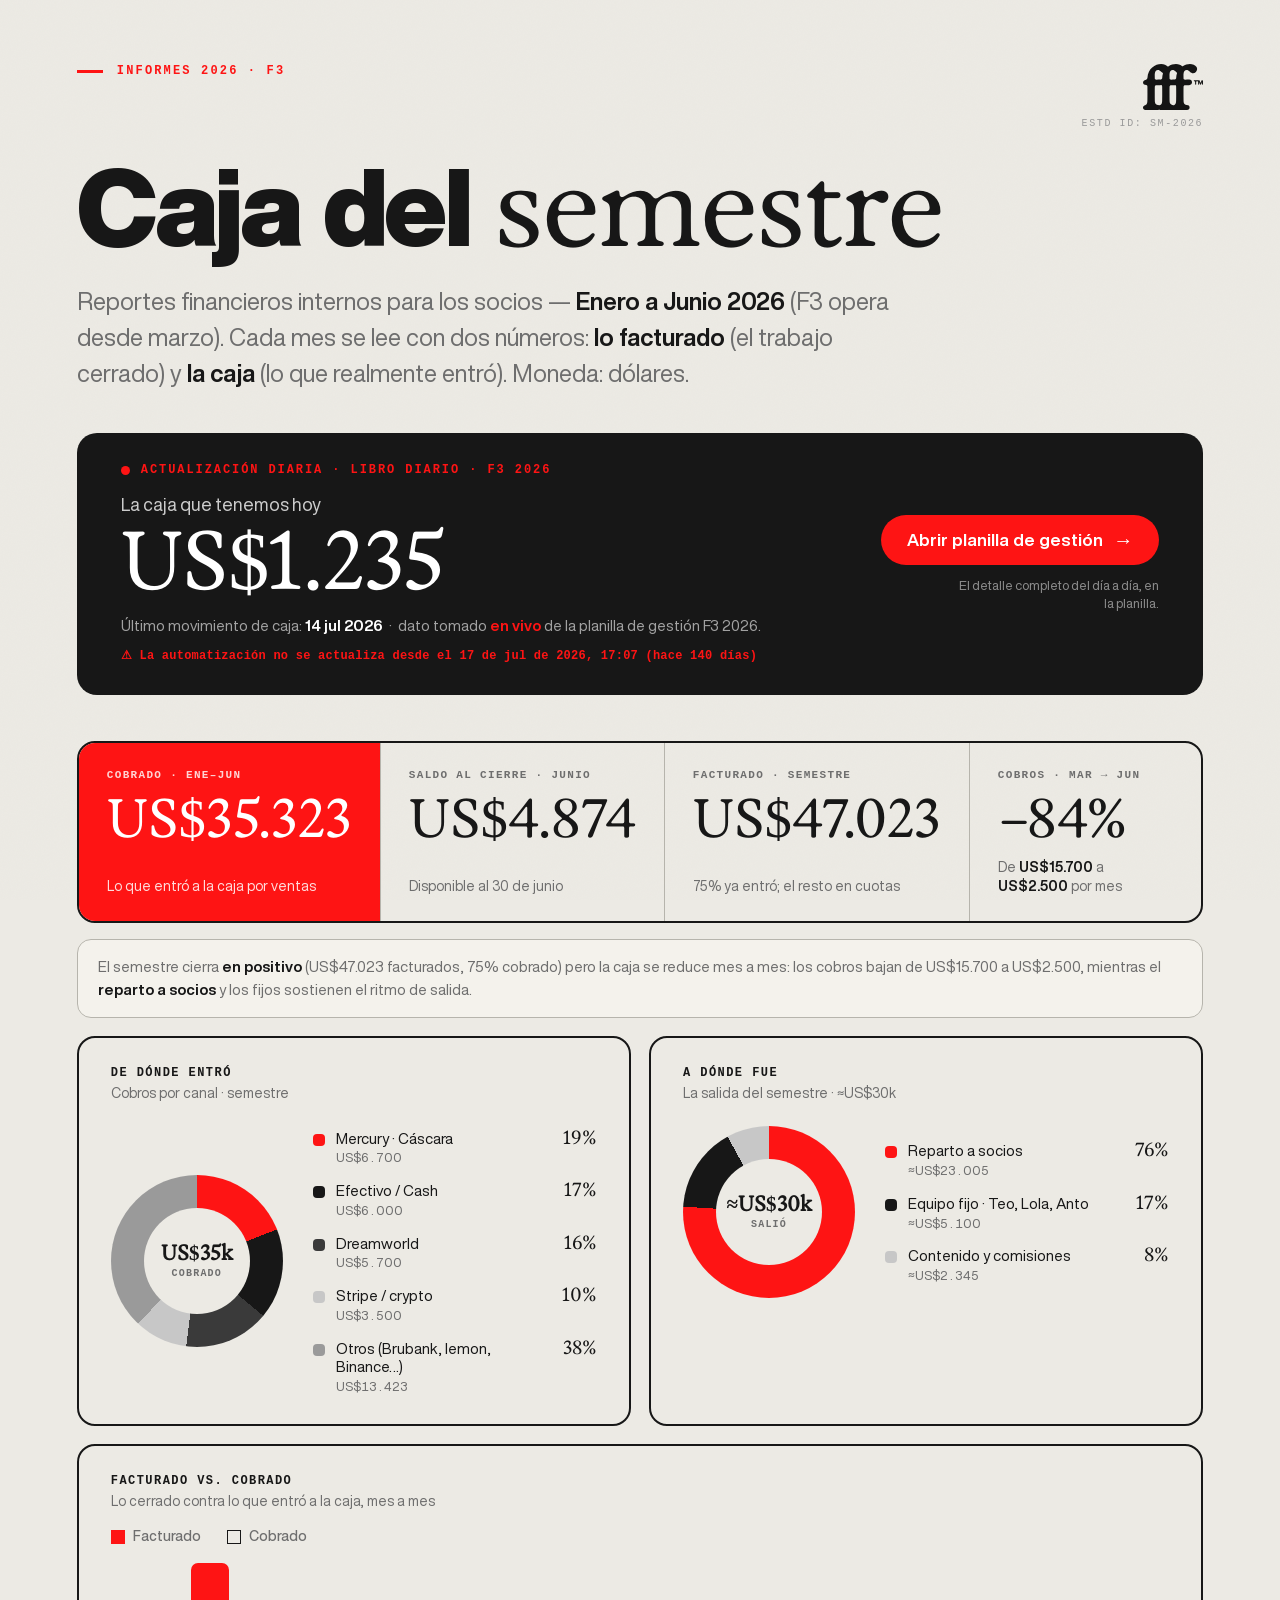
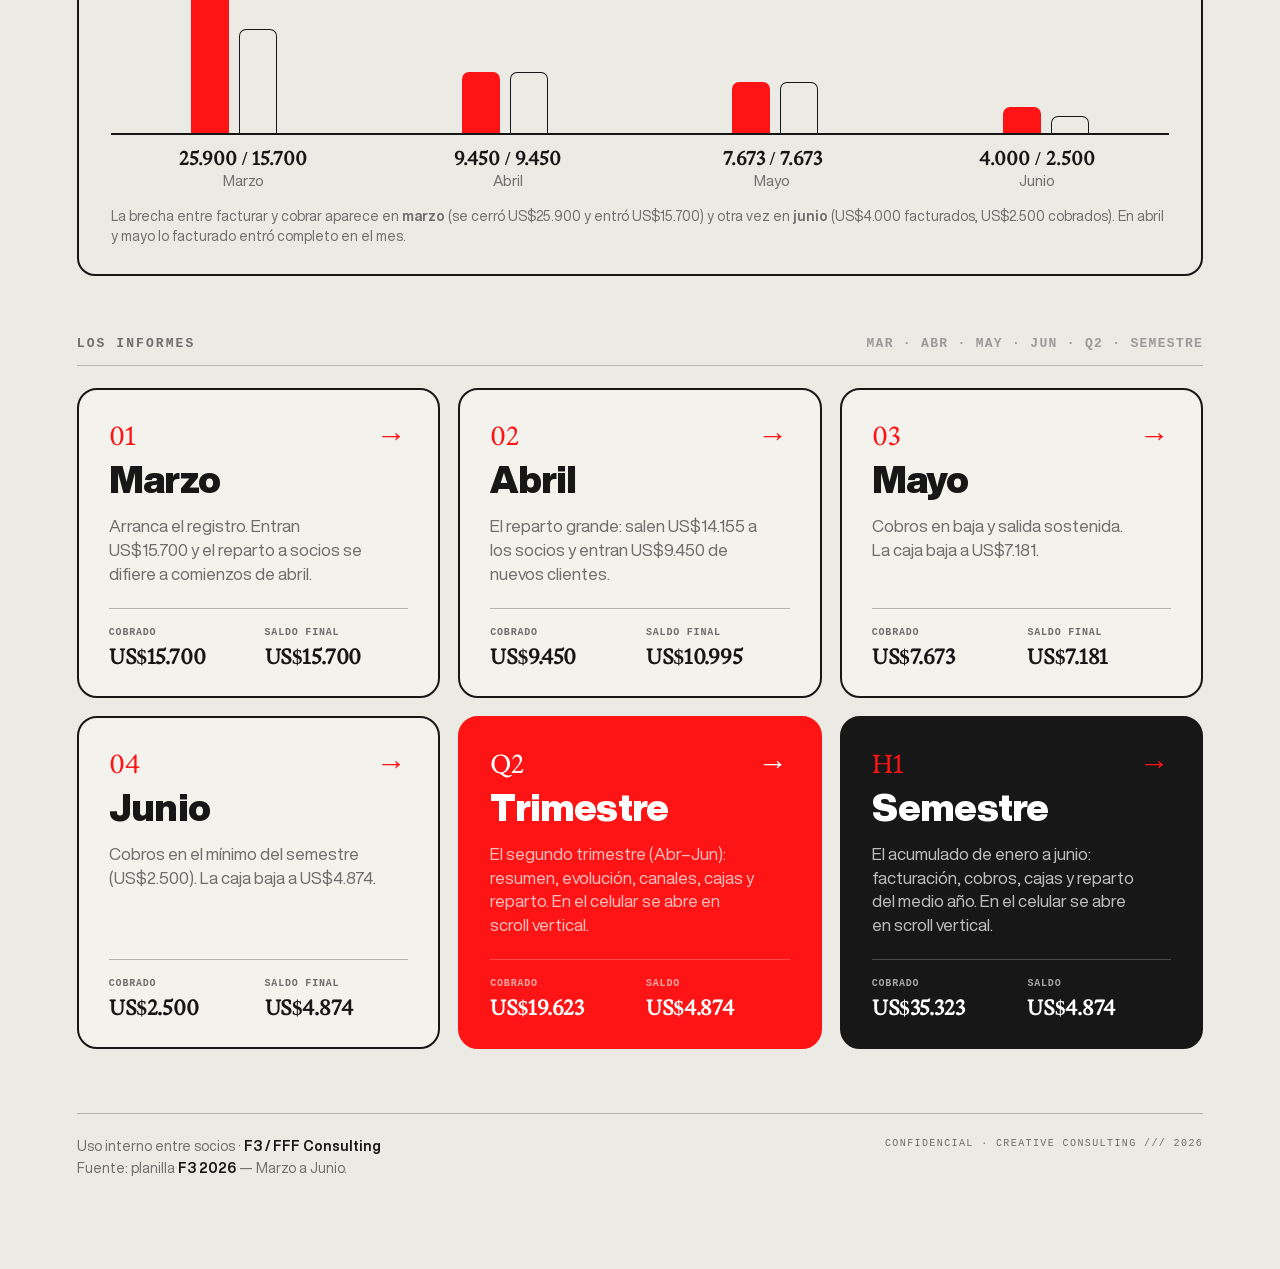
<file: index.html>
<!DOCTYPE html>
<html lang="es">
<head>
<meta charset="UTF-8">
<meta name="viewport" content="width=device-width, initial-scale=1.0">
<title>Informes 2026 · F3 · FFF Consulting</title>

<link rel="stylesheet" href="_ds/fff-consulting-f3-design-system-d499a412-2866-40d3-b0f6-82f96ce14326/tokens/fonts.css">
<link rel="stylesheet" href="_ds/fff-consulting-f3-design-system-d499a412-2866-40d3-b0f6-82f96ce14326/tokens/colors.css">
<link rel="stylesheet" href="_ds/fff-consulting-f3-design-system-d499a412-2866-40d3-b0f6-82f96ce14326/tokens/typography.css">

<style>
  @font-face { font-family:"Helvetica Now Display"; src:url("assets/fonts/HelveticaNowDisplay-Regular.woff2") format("woff2"); font-weight:400; font-style:normal; font-display:swap; }
  @font-face { font-family:"Helvetica Now Display"; src:url("assets/fonts/HelveticaNowDisplay-Medium.woff2") format("woff2"); font-weight:500; font-style:normal; font-display:swap; }
  @font-face { font-family:"Helvetica Now Display"; src:url("assets/fonts/HelveticaNowDisplay-Bold.woff2") format("woff2"); font-weight:700; font-style:normal; font-display:swap; }
  @font-face { font-family:"Helvetica Now Display"; src:url("assets/fonts/HelveticaNowDisplay-Black.woff2") format("woff2"); font-weight:900; font-style:normal; font-display:swap; }

  *{ box-sizing:border-box; margin:0; padding:0; }
  :root{
    --ink:var(--f3-negro); --red:var(--f3-acento); --paper:var(--f3-paper); --muted:var(--f3-gris-500);
    --line:#B6B4AC; --soft:#F4F2EC; --faint:var(--f3-gris-400);
  }
  html{ scroll-behavior:smooth; }
  html, body{ overflow-x:hidden; overscroll-behavior-x:none; max-width:100%; }
  body{ background:var(--paper); color:var(--ink);
    font-family:"Helvetica Now Display","Helvetica Neue",Helvetica,Arial,sans-serif;
    -webkit-font-smoothing:antialiased; padding:64px clamp(26px,6vw,118px) 90px; position:relative; }
  /* paper grain */
  body::before{ content:""; position:fixed; inset:0; pointer-events:none; z-index:0;
    background-image:url("data:image/svg+xml;utf8,<svg xmlns='http://www.w3.org/2000/svg' width='140' height='140'><filter id='n'><feTurbulence type='fractalNoise' baseFrequency='0.85' numOctaves='2' stitchTiles='stitch'/></filter><rect width='100%25' height='100%25' filter='url(%23n)' opacity='0.55'/></svg>");
    background-size:140px 140px; mix-blend-mode:multiply; opacity:0.04; }
  .wrap{ max-width:1320px; margin:0 auto; position:relative; z-index:1; }

  .em{ font-family:var(--font-display); font-style:normal; font-weight:400; }
  .num{ font-variant-numeric:tabular-nums; font-feature-settings:"tnum"; }
  .red{ color:var(--red); }

  /* ===== header ===== */
  header{ display:flex; justify-content:space-between; align-items:flex-start; gap:30px; }
  .kicker{ display:flex; align-items:center; gap:14px; font-family:var(--font-mono); font-size:12px; font-weight:700; letter-spacing:.18em; text-transform:uppercase; color:var(--red); }
  .kicker::before{ content:""; width:26px; height:3px; background:var(--red); }
  .brandmark{ display:flex; flex-direction:column; align-items:flex-end; gap:8px; }
  .brandmark img{ height:46px; }
  .stamp{ font-family:var(--font-mono); font-size:10px; letter-spacing:.16em; text-transform:uppercase; color:var(--faint); }
  h1{ font-weight:900; letter-spacing:-0.03em; line-height:.94; margin-top:26px; font-size:clamp(52px,8.4vw,108px); }
  h1 .em{ font-weight:400; letter-spacing:-0.01em; }
  .lede{ font-size:clamp(18px,2.1vw,24px); color:var(--muted); max-width:840px; line-height:1.5; margin-top:24px; }
  .lede b{ color:var(--ink); font-weight:700; }

  /* ===== caja a hoy (en vivo) ===== */
  .live{ margin-top:42px; background:var(--ink); color:#fff; border-radius:20px;
    padding:30px clamp(28px,4vw,44px); display:grid; grid-template-columns:1fr auto;
    align-items:center; gap:30px 44px; position:relative; z-index:1; }
  .live__main{ min-width:0; }
  .live__kick{ display:flex; align-items:center; gap:11px; font-family:var(--font-mono); font-size:12px;
    font-weight:700; text-transform:uppercase; letter-spacing:.16em; color:var(--red); }
  .live__dot{ width:9px; height:9px; border-radius:50%; background:var(--red); flex:0 0 auto;
    box-shadow:0 0 0 0 rgba(254,20,20,.55); animation:livepulse 2.4s ease-out infinite; }
  @keyframes livepulse{ 0%{ box-shadow:0 0 0 0 rgba(254,20,20,.5);} 70%{ box-shadow:0 0 0 10px rgba(254,20,20,0);} 100%{ box-shadow:0 0 0 0 rgba(254,20,20,0);} }
  @media (prefers-reduced-motion:reduce){ .live__dot{ animation:none; } }
  .live__l{ font-size:18px; color:rgba(255,255,255,.78); margin-top:16px; }
  .live__v{ font-family:var(--font-display); font-size:clamp(52px,7vw,82px); line-height:.92; margin-top:8px;
    color:#fff; font-variant-numeric:tabular-nums; letter-spacing:-.01em; }
  .live__upd{ font-size:15px; color:rgba(255,255,255,.6); margin-top:16px; line-height:1.45; }
  .live__upd b{ color:#fff; font-weight:700; }
  .live__upd .liveem{ color:var(--red); font-weight:700; }
  .live__sync{ font-family:var(--font-mono); font-size:12px; letter-spacing:.04em; color:rgba(255,255,255,.45); margin-top:12px; line-height:1.4; }
  .live__sync.stale{ color:var(--red); font-weight:700; letter-spacing:.02em; }
  .live__cta{ display:flex; flex-direction:column; align-items:flex-end; gap:12px; flex:0 0 auto; }
  .live__btn{ display:inline-flex; align-items:center; gap:10px; text-decoration:none; background:var(--red);
    color:#fff; font-size:17px; font-weight:700; padding:15px 26px; border-radius:999px; white-space:nowrap;
    transition:background .18s ease, transform .12s; }
  .live__btn:hover{ background:#D40D0D; }
  .live__btn:active{ transform:scale(.97); }
  .live__btn .ar{ font-family:var(--font-display); font-size:20px; line-height:1; }
  .live__hint{ font-size:13px; color:rgba(255,255,255,.5); text-align:right; max-width:210px; line-height:1.4; }
  @media (max-width:760px){
    .live{ grid-template-columns:1fr; gap:24px; }
    .live__cta{ align-items:flex-start; }
    .live__hint{ text-align:left; }
    .live__btn{ width:100%; justify-content:center; }
  }

  /* ===== dashboard ===== */
  .dash{ margin-top:46px; }
  .kpis{ display:grid; grid-template-columns:repeat(4,1fr); gap:0; border:2px solid var(--ink); border-radius:18px; overflow:hidden; }
  .kpi{ padding:26px 28px 24px; display:flex; flex-direction:column; min-height:178px; border-left:1.5px solid var(--line); }
  .kpi:first-child{ border-left:none; }
  .kpi.key{ background:var(--red); color:#fff; border-left-color:var(--red); }
  .kpi__l{ font-family:var(--font-mono); font-size:11px; font-weight:700; text-transform:uppercase; letter-spacing:.12em; color:var(--muted); }
  .kpi.key .kpi__l{ color:rgba(255,255,255,.82); }
  .kpi__v{ font-family:var(--font-display); font-size:54px; line-height:.9; margin-top:14px; color:var(--ink); font-variant-numeric:tabular-nums; }
  .kpi.key .kpi__v{ color:#fff; }
  .kpi__s{ font-size:14px; color:var(--muted); margin-top:auto; padding-top:12px; line-height:1.4; }
  .kpi.key .kpi__s{ color:rgba(255,255,255,.85); }
  .kpi__s b{ color:var(--ink); font-weight:700; }

  .dashnote{ font-size:15px; color:var(--muted); line-height:1.55; margin-top:16px; padding:15px 20px; border:1.5px solid var(--line); background:var(--soft); border-radius:14px; }
  .dashnote b{ color:var(--ink); font-weight:700; }

  .charts{ display:grid; grid-template-columns:1fr 1fr; gap:18px; margin-top:18px; }
  .chartcard{ border:2px solid var(--ink); padding:28px 32px; min-width:0; border-radius:18px; }
  .chartcard.full{ grid-column:1 / -1; }
  .chartcard__t{ font-family:var(--font-mono); font-size:12px; font-weight:700; text-transform:uppercase; letter-spacing:.12em; color:var(--ink); }
  .chartcard__sub{ font-size:14px; color:var(--muted); margin-top:5px; }

  .donutwrap{ display:flex; align-items:center; gap:30px; margin-top:24px; }
  .donut{ width:172px; height:172px; border-radius:50%; flex:0 0 auto; position:relative; }
  .donut::after{ content:""; position:absolute; inset:33px; background:var(--paper); border-radius:50%; }
  .donut__c{ position:absolute; inset:0; display:flex; flex-direction:column; align-items:center; justify-content:center; z-index:1; }
  .donut__c b{ font-family:var(--font-display); font-size:21px; color:var(--ink); line-height:1; white-space:nowrap; }
  .donut__c span{ font-family:var(--font-mono); font-size:10px; font-weight:700; text-transform:uppercase; letter-spacing:.12em; color:var(--muted); margin-top:5px; }
  .legend2{ display:flex; flex-direction:column; gap:11px; flex:1; min-width:0; }
  .lg{ display:flex; align-items:baseline; gap:11px; font-size:15px; line-height:1.25; }
  .lg .dot{ width:12px; height:12px; flex:0 0 auto; position:relative; top:2px; border-radius:4px; }
  .lg .nm{ flex:1; }
  .lg .amt{ color:var(--muted); font-size:13px; font-variant-numeric:tabular-nums; }
  .lg .pc{ font-family:var(--font-display); font-size:19px; font-variant-numeric:tabular-nums; }

  /* facturado/cobrado bars */
  .legend-row{ display:flex; gap:26px; margin-top:18px; font-size:14px; color:var(--muted); font-weight:500; }
  .legend-row i{ display:inline-block; width:14px; height:14px; margin-right:8px; vertical-align:middle; }
  .legend-row .sw-fact{ background:var(--red); }
  .legend-row .sw-cob{ background:transparent; border:1.5px solid var(--ink); }
  .barsmini{ display:flex; align-items:flex-end; gap:24px; height:172px; margin-top:18px; border-bottom:2px solid var(--ink); }
  .bm{ flex:1; display:flex; flex-direction:column; align-items:center; justify-content:flex-end; height:100%; }
  .bm__pair{ display:flex; gap:10px; align-items:flex-end; justify-content:center; height:100%; width:100%; }
  .b-fact{ width:38px; background:var(--red); border-radius:7px 7px 0 0; }
  .b-cob{ width:38px; background:transparent; border:1.5px solid var(--ink); border-bottom:none; border-radius:7px 7px 0 0; }
  .bm__cap{ display:flex; margin-top:12px; }
  .bm__m{ flex:1; text-align:center; font-size:15px; color:var(--muted); }
  .bm__m b{ display:block; color:var(--ink); font-family:var(--font-display); font-size:19px; margin-bottom:2px; }
  .chartcard__foot{ font-size:14px; color:var(--muted); margin-top:16px; line-height:1.45; }

  /* ===== section + cards ===== */
  .section-label{ font-family:var(--font-mono); font-size:13px; font-weight:700; text-transform:uppercase; letter-spacing:.16em; color:var(--muted);
    margin:60px 0 22px; padding-bottom:14px; border-bottom:1.5px solid var(--line); display:flex; justify-content:space-between; align-items:baseline; }
  .section-label span{ color:var(--faint); letter-spacing:.1em; }

  .grid{ display:grid; grid-template-columns:repeat(auto-fit,minmax(300px,1fr)); gap:18px; }
  .card{ display:flex; flex-direction:column; text-decoration:none; color:inherit; position:relative;
    background:var(--soft); border:2px solid var(--ink); padding:30px 30px 26px;
    transition:transform .16s ease, background .16s ease, color .16s ease; min-height:244px; border-radius:20px; }
  a.card:hover{ transform:translateY(-3px); background:#fff; }
  .card__no{ font-family:var(--font-display); font-size:26px; color:var(--red); }
  .card__month{ font-size:38px; font-weight:900; letter-spacing:-.02em; margin-top:4px; }
  .card__head{ font-size:17px; color:var(--muted); line-height:1.4; margin-top:12px; flex:1; padding-right:30px; }
  .card__res{ display:flex; gap:12px; margin-top:22px; padding-top:18px; border-top:1.5px solid var(--line); }
  .card__res div{ flex:1; min-width:0; }
  .card__res div span{ font-family:var(--font-mono); font-size:10px; font-weight:700; text-transform:uppercase; letter-spacing:.08em; color:var(--muted); display:block; }
  .card__res div b{ font-family:var(--font-display); font-size:21px; font-variant-numeric:tabular-nums; white-space:nowrap; display:block; margin-top:6px; letter-spacing:-0.01em; }
  .arrow{ position:absolute; top:30px; right:32px; font-family:var(--font-display); font-size:30px; color:var(--red); line-height:1; }

  /* summary cards = ink / red */
  .card.sum{ background:var(--ink); color:#fff; border-color:var(--ink); }
  .card.sum .card__month{ color:#fff; }
  .card.sum .card__head{ color:rgba(255,255,255,.72); }
  .card.sum .card__res{ border-top-color:rgba(255,255,255,.22); }
  .card.sum .card__res div span{ color:rgba(255,255,255,.62); }
  .card.sum .card__res div b{ color:#fff; }
  a.card.sum:hover{ background:#000; }
  .card.sum.red{ background:var(--red); border-color:var(--red); }
  .card.sum.red .card__no, .card.sum.red .arrow{ color:#fff; }
  a.card.sum.red:hover{ background:var(--accent-press); }

  footer{ margin-top:64px; padding-top:22px; border-top:1.5px solid var(--line); font-size:14px; color:var(--muted); line-height:1.55; display:flex; justify-content:space-between; gap:20px; flex-wrap:wrap; }
  footer b{ color:var(--ink); }
  footer .mono{ font-family:var(--font-mono); font-size:10px; letter-spacing:.14em; text-transform:uppercase; }

  @media (max-width:1100px){ .kpis{ grid-template-columns:1fr 1fr; } .kpi:nth-child(3){ border-left:none; } .kpi{ border-top:1.5px solid var(--line); } .kpi:nth-child(1),.kpi:nth-child(2){ border-top:none; } }
  @media (max-width:820px){ .charts{ grid-template-columns:1fr; } }
  @media (max-width:560px){ .kpis{ grid-template-columns:1fr; } .kpi{ border-left:none; border-top:1.5px solid var(--line); } .kpi:first-child{ border-top:none; }
    .donutwrap{ flex-direction:column; align-items:flex-start; } h1{ font-size:clamp(44px,13vw,64px); } .brandmark img{ height:32px; } }
</style>
</head>
<body>
<div class="wrap">

  <header>
    <div>
      <div class="kicker">Informes 2026 · F3</div>
    </div>
    <div class="brandmark">
      <img src="assets/logos/logo-principal-negro.svg" alt="F3 — FFF Consulting">
      <div class="stamp">ESTD ID: SM-2026</div>
    </div>
  </header>

  <h1>Caja del <span class="em">semestre</span></h1>
  <p class="lede">Reportes financieros internos para los socios — <b>Enero a Junio 2026</b> (F3 opera desde marzo). Cada mes se lee con dos números: <b>lo facturado</b> (el trabajo cerrado) y <b>la caja</b> (lo que realmente entró). Moneda: dólares.</p>

  <!-- ===== CAJA A HOY (en vivo) ===== -->
  <div class="live" id="cajaHoy" style="display:none">
    <div class="live__main">
      <div class="live__kick"><span class="live__dot"></span>Actualización diaria · Libro Diario · F3 2026</div>
      <div class="live__l">La caja que tenemos hoy</div>
      <div class="live__v num" id="cajaVal">—</div>
      <div class="live__upd">Último movimiento de caja: <b id="cajaFecha">—</b> &nbsp;·&nbsp; dato tomado <span class="liveem">en vivo</span> de la planilla de gestión F3 2026.</div>
      <div class="live__sync" id="cajaSync"></div>
    </div>
    <div class="live__cta">
      <a class="live__btn" href="https://docs.google.com/spreadsheets/d/1H-D5D0Liw12v6Vu11hz9Pdu4uFPIbD0kylk6HR-kLMU/edit" target="_blank" rel="noopener">Abrir planilla de gestión <span class="ar">→</span></a>
      <div class="live__hint">El detalle completo del día a día, en la planilla.</div>
    </div>
  </div>

  <!-- ===== DASHBOARD ===== -->
  <div class="dash">
    <div class="kpis">
      <div class="kpi key">
        <div class="kpi__l">Cobrado · Ene–Jun</div>
        <div class="kpi__v num">US$35.323</div>
        <div class="kpi__s">Lo que entró a la caja por ventas</div>
      </div>
      <div class="kpi">
        <div class="kpi__l">Saldo al cierre · Junio</div>
        <div class="kpi__v num">US$4.874</div>
        <div class="kpi__s">Disponible al 30 de junio</div>
      </div>
      <div class="kpi">
        <div class="kpi__l">Facturado · semestre</div>
        <div class="kpi__v num">US$47.023</div>
        <div class="kpi__s">75% ya entró; el resto en cuotas</div>
      </div>
      <div class="kpi">
        <div class="kpi__l">Cobros · Mar → Jun</div>
        <div class="kpi__v num">−84%</div>
        <div class="kpi__s">De <b>US$15.700</b> a <b>US$2.500</b> por mes</div>
      </div>
    </div>
    <p class="dashnote">El semestre cierra <b>en positivo</b> (US$47.023 facturados, 75% cobrado) pero la caja se reduce mes a mes: los cobros bajan de US$15.700 a US$2.500, mientras el <b>reparto a socios</b> y los fijos sostienen el ritmo de salida.</p>

    <div class="charts">
      <!-- donut: canales -->
      <div class="chartcard">
        <div class="chartcard__t">De dónde entró</div>
        <div class="chartcard__sub">Cobros por canal · semestre</div>
        <div class="donutwrap">
          <div class="donut" style="background:conic-gradient(var(--f3-acento) 0 19%, var(--f3-negro) 19% 36%, var(--f3-gris-700) 36% 52%, var(--f3-gris-medio) 52% 62%, var(--f3-gris-400) 62% 100%);">
            <div class="donut__c"><b class="num">US$35k</b><span>Cobrado</span></div>
          </div>
          <div class="legend2">
            <div class="lg"><span class="dot" style="background:var(--f3-acento)"></span><span class="nm">Mercury · Cáscara<br><span class="amt">US$6.700</span></span><span class="pc">19%</span></div>
            <div class="lg"><span class="dot" style="background:var(--f3-negro)"></span><span class="nm">Efectivo / Cash<br><span class="amt">US$6.000</span></span><span class="pc">17%</span></div>
            <div class="lg"><span class="dot" style="background:var(--f3-gris-700)"></span><span class="nm">Dreamworld<br><span class="amt">US$5.700</span></span><span class="pc">16%</span></div>
            <div class="lg"><span class="dot" style="background:var(--f3-gris-medio)"></span><span class="nm">Stripe / crypto<br><span class="amt">US$3.500</span></span><span class="pc">10%</span></div>
            <div class="lg"><span class="dot" style="background:var(--f3-gris-400)"></span><span class="nm">Otros (Brubank, lemon, Binance…)<br><span class="amt">US$13.423</span></span><span class="pc">38%</span></div>
          </div>
        </div>
      </div>

      <!-- donut: salida -->
      <div class="chartcard">
        <div class="chartcard__t">A dónde fue</div>
        <div class="chartcard__sub">La salida del semestre · ≈US$30k</div>
        <div class="donutwrap">
          <div class="donut" style="background:conic-gradient(var(--f3-acento) 0 76%, var(--f3-negro) 76% 92%, var(--f3-gris-medio) 92% 100%);">
            <div class="donut__c"><b class="num">≈US$30k</b><span>Salió</span></div>
          </div>
          <div class="legend2">
            <div class="lg"><span class="dot" style="background:var(--f3-acento)"></span><span class="nm">Reparto a socios<br><span class="amt">≈US$23.005</span></span><span class="pc">76%</span></div>
            <div class="lg"><span class="dot" style="background:var(--f3-negro)"></span><span class="nm">Equipo fijo · Teo, Lola, Anto<br><span class="amt">≈US$5.100</span></span><span class="pc">17%</span></div>
            <div class="lg"><span class="dot" style="background:var(--f3-gris-medio)"></span><span class="nm">Contenido y comisiones<br><span class="amt">≈US$2.345</span></span><span class="pc">8%</span></div>
          </div>
        </div>
      </div>

      <!-- bars facturado vs cobrado -->
      <div class="chartcard full">
        <div class="chartcard__t">Facturado vs. cobrado</div>
        <div class="chartcard__sub">Lo cerrado contra lo que entró a la caja, mes a mes</div>
        <div class="legend-row"><span><i class="sw-fact"></i>Facturado</span><span><i class="sw-cob"></i>Cobrado</span></div>
        <div class="barsmini">
          <div class="bm"><div class="bm__pair"><div class="b-fact" style="height:100%"></div><div class="b-cob" style="height:61%"></div></div></div>
          <div class="bm"><div class="bm__pair"><div class="b-fact" style="height:36%"></div><div class="b-cob" style="height:36%"></div></div></div>
          <div class="bm"><div class="bm__pair"><div class="b-fact" style="height:30%"></div><div class="b-cob" style="height:30%"></div></div></div>
          <div class="bm"><div class="bm__pair"><div class="b-fact" style="height:15%"></div><div class="b-cob" style="height:10%"></div></div></div>
        </div>
        <div class="bm__cap">
          <div class="bm__m"><b>25.900 / 15.700</b>Marzo</div>
          <div class="bm__m"><b>9.450 / 9.450</b>Abril</div>
          <div class="bm__m"><b>7.673 / 7.673</b>Mayo</div>
          <div class="bm__m"><b>4.000 / 2.500</b>Junio</div>
        </div>
        <div class="chartcard__foot">La brecha entre facturar y cobrar aparece en <b>marzo</b> (se cerró US$25.900 y entró US$15.700) y otra vez en <b>junio</b> (US$4.000 facturados, US$2.500 cobrados). En abril y mayo lo facturado entró completo en el mes.</div>
      </div>
    </div>
  </div>

  <!-- ===== MESES ===== -->
  <div class="section-label">Los informes<span>Mar · Abr · May · Jun · Q2 · Semestre</span></div>
  <div class="grid">
    <a class="card" href="marzo.html">
      <div class="card__no">01</div>
      <div class="card__month">Marzo</div>
      <p class="card__head">Arranca el registro. Entran US$15.700 y el reparto a socios se difiere a comienzos de abril.</p>
      <div class="card__res">
        <div><span>Cobrado</span><b class="num">US$15.700</b></div>
        <div><span>Saldo final</span><b class="num">US$15.700</b></div>
        <div class="arrow">→</div>
      </div>
    </a>
    <a class="card" href="abril.html">
      <div class="card__no">02</div>
      <div class="card__month">Abril</div>
      <p class="card__head">El reparto grande: salen US$14.155 a los socios y entran US$9.450 de nuevos clientes.</p>
      <div class="card__res">
        <div><span>Cobrado</span><b class="num">US$9.450</b></div>
        <div><span>Saldo final</span><b class="num">US$10.995</b></div>
        <div class="arrow">→</div>
      </div>
    </a>
    <a class="card" href="mayo.html">
      <div class="card__no">03</div>
      <div class="card__month">Mayo</div>
      <p class="card__head">Cobros en baja y salida sostenida. La caja baja a US$7.181.</p>
      <div class="card__res">
        <div><span>Cobrado</span><b class="num">US$7.673</b></div>
        <div><span>Saldo final</span><b class="num">US$7.181</b></div>
        <div class="arrow">→</div>
      </div>
    </a>
    <a class="card" href="junio.html">
      <div class="card__no">04</div>
      <div class="card__month">Junio</div>
      <p class="card__head">Cobros en el mínimo del semestre (US$2.500). La caja baja a US$4.874.</p>
      <div class="card__res">
        <div><span>Cobrado</span><b class="num">US$2.500</b></div>
        <div><span>Saldo final</span><b class="num">US$4.874</b></div>
        <div class="arrow">→</div>
      </div>
    </a>
    <a class="card sum red" href="trimestre.html">
      <div class="card__no">Q2</div>
      <div class="card__month">Trimestre</div>
      <p class="card__head">El segundo trimestre (Abr–Jun): resumen, evolución, canales, cajas y reparto. En el celular se abre en scroll vertical.</p>
      <div class="card__res">
        <div><span>Cobrado</span><b class="num">US$19.623</b></div>
        <div><span>Saldo</span><b class="num">US$4.874</b></div>
        <div class="arrow">→</div>
      </div>
    </a>
    <a class="card sum" href="semestre.html">
      <div class="card__no">H1</div>
      <div class="card__month">Semestre</div>
      <p class="card__head">El acumulado de enero a junio: facturación, cobros, cajas y reparto del medio año. En el celular se abre en scroll vertical.</p>
      <div class="card__res">
        <div><span>Cobrado</span><b class="num">US$35.323</b></div>
        <div><span>Saldo</span><b class="num">US$4.874</b></div>
        <div class="arrow">→</div>
      </div>
    </a>
  </div>

  <footer>
    <div>Uso interno entre socios · <b>F3 / FFF Consulting</b><br>Fuente: planilla <b>F3 2026</b> — Marzo a Junio.</div>
    <div class="mono">Confidencial · Creative Consulting /// 2026</div>
  </footer>

</div>

<script>
  // Caja a hoy — mismo mecanismo que el sitio de Cáscara:
  // lee data/cash.json (lo actualiza a diario una tarea programada de Claude que lee la planilla F3 2026).
  // Si no hay dato o falla la lectura, la franja simplemente no se muestra.
  (function () {
    var meses = ['ene','feb','mar','abr','may','jun','jul','ago','sep','oct','nov','dic'];
    function money(v) {
      if (v === null || v === undefined || v === '') return '';
      var n = Number(v); if (isNaN(n)) return String(v);
      return (n < 0 ? '−' : '') + 'US$' + Math.round(Math.abs(n)).toLocaleString('es-AR');
    }
    function fmtFecha(iso) {
      var m = /^(\d{4})-(\d{2})-(\d{2})/.exec(iso || '');
      if (!m) return iso || '';
      return Number(m[3]) + ' ' + meses[Number(m[2]) - 1] + ' ' + m[1];
    }
    // Timestamp completo (fecha + hora, en horario de Argentina) de la última corrida de la automatización.
    function fmtStamp(iso) {
      var d = new Date(iso || '');
      if (isNaN(d.getTime())) return '';
      return d.toLocaleString('es-AR', { timeZone: 'America/Argentina/Buenos_Aires',
        day: 'numeric', month: 'short', year: 'numeric', hour: '2-digit', minute: '2-digit', hour12: false });
    }
    fetch('data/cash.json?v=' + Date.now())
      .then(function (r) { return r.ok ? r.json() : null; })
      .then(function (c) {
        if (!c || c.cash == null) return;
        document.getElementById('cajaVal').textContent = money(c.cash);
        document.getElementById('cajaFecha').textContent = fmtFecha(c.fecha);
        // Latido de la automatización: cuándo sincronizó por última vez. Si hace > 2 días, lo marca en rojo.
        var sync = document.getElementById('cajaSync');
        var stamp = fmtStamp(c.actualizado);
        if (stamp) {
          var days = (Date.now() - new Date(c.actualizado).getTime()) / 86400000;
          if (days > 2) {
            sync.textContent = '⚠ La automatización no se actualiza desde el ' + stamp + ' (hace ' + Math.floor(days) + ' días)';
            sync.classList.add('stale');
          } else {
            sync.textContent = 'Automatización · última sincronización: ' + stamp;
          }
        }
        document.getElementById('cajaHoy').style.display = 'grid';
      })
      .catch(function () {});
  })();
</script>
</body>
</html>
</file>
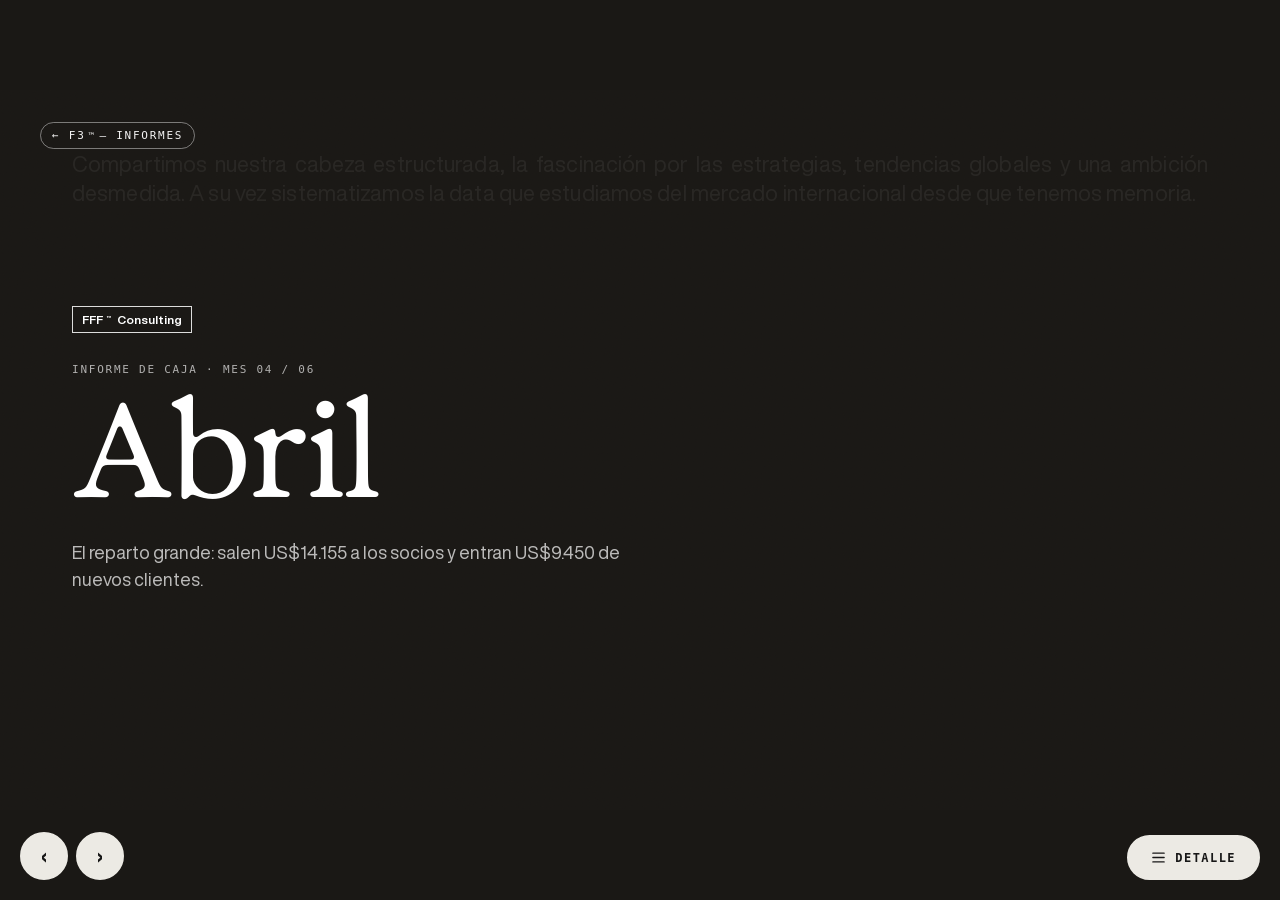
<file: abril.html>
<!DOCTYPE html>
<html lang="es">
<head>
<meta charset="UTF-8">
<meta name="viewport" content="width=device-width, initial-scale=1">
<title>Abril 2026 · F3</title>
<link rel="stylesheet" href="deck-f3.css">
</head>
<body>
<deck-stage width="1280" height="720" no-rail>
  <section data-label="Portada" data-screen-label="01">
    <div class="s ink">
      <div class="ghost" aria-hidden="true">Compartimos nuestra cabeza estructurada, la fascinación por las estrategias, tendencias globales y una ambición desmedida. A su vez sistematizamos la data que estudiamos del mercado internacional desde que tenemos memoria.</div>
      <a class="tl backhome" href="index.html" style="z-index:6">← F3<sup>™</sup> — Informes</a>
      <span class="br">Abril · 2026</span>
      <div class="pad layer" style="display:flex;flex-direction:column;justify-content:center">
        <div class="boxlabel" style="align-self:flex-start;margin-bottom:30px;border-color:rgba(255,255,255,0.85);color:#fff">FFF<sup>™</sup>&nbsp;Consulting</div>
        <div class="eyebrow" style="margin-bottom:16px">Informe de caja · Mes 04 / 06</div>
        <h1 class="expo" style="font-size:var(--type-month);margin:0;color:#fff">Abril</h1>
        <p style="max-width:600px;margin:28px 0 0;font-size:18px;line-height:1.55;color:rgba(255,255,255,0.7)">El reparto grande: salen US$14.155 a los socios y entran US$9.450 de nuevos clientes.</p>
      </div>
    </div>
  </section>

<section data-label="Abril" data-screen-label="06">
    <div class="s paper">
      <span class="tl"><span class="slash">F3 /</span> Mes 04 — Abril</span>
      <span class="br">Saldo final · US$10.995</span>
      <div class="pad layer" style="display:flex;flex-direction:column;justify-content:center;gap:0">
        <div style="display:flex;align-items:flex-start;justify-content:space-between;margin-bottom:26px">
          <div>
            <div class="eyebrow" style="margin-bottom:8px">Mes 04 / 06 · 2026</div>
            <h2 class="expo" style="font-size:104px;margin:0">Abril</h2>
          </div>
          <div style="display:flex;gap:46px;text-align:right;padding-top:18px">
            <div><div class="kpi__l">Cobrado</div><div class="expo" style="font-size:52px">US$9.450</div></div>
            <div><div class="kpi__l">Repartido</div><div class="expo" style="font-size:52px">US$14.155</div></div>
          </div>
        </div>
        <div class="flow" style="border:2px solid var(--border-strong)">
          <div class="fstep"><span>Saldo inicial</span><b class="num">US$15.700</b></div>
          <div class="fstep"><span class="acc">+ Cobros</span><b class="num acc">US$9.450</b></div>
          <div class="fstep"><span>− Pagos</span><b class="num">US$14.155</b></div>
          <div class="fstep is-final"><span>Saldo final</span><b class="num">US$10.995</b></div>
        </div>
        <p class="note" style="margin:26px 0 0">Mes del <b>reparto grande</b>: se distribuyen US$14.155 entre socios (Facu y Franco US$3.810 c/u, Fede US$3.500, Mateo US$2.000, Teo US$1.000). Entran US$9.450 de nuevos clientes (Lucca, Antonio, Bilbao, Tomás), y la caja baja a <b>US$10.995</b>.</p>
      </div>
    </div>
  </section>

  <section data-label="De dónde entró" data-screen-label="E">
    <div class="s paper">
      <span class="tl"><span class="slash">F3 /</span> Abril · cobros</span>
      <span class="br">Total · US$9.450</span>
      <div class="pad layer" style="display:flex;flex-direction:column;justify-content:center;gap:22px">
        <h2 class="stmt" style="font-size:var(--type-stmt);margin:0">De dónde entró</h2>
        <div class="dlist">
        <div class="drow"><span class="drow__n">Lucca Sorgoni<small>Dreamworld</small></span><span class="drow__v num">US$3.500</span></div>
        <div class="drow"><span class="drow__n">Bilbao<small>Dreamworld</small></span><span class="drow__v num">US$2.200</span></div>
        <div class="drow"><span class="drow__n">Antonio Mazzello<small>Brubank USD</small></span><span class="drow__v num">US$1.750</span></div>
        <div class="drow"><span class="drow__n">Mateo Dill<small>Stripe / crypto</small></span><span class="drow__v num">US$1.000</span></div>
        <div class="drow"><span class="drow__n">Tomás Mysaint<small>Efectivo</small></span><span class="drow__v num">US$1.000</span></div>
          <div class="drow tot"><span class="drow__n">Total cobrado</span><span class="drow__v num">US$9.450</span></div>
        </div>
      </div>
    </div>
  </section>

  <section data-label="A dónde fue" data-screen-label="S">
    <div class="s paper">
      <span class="tl"><span class="slash">F3 /</span> Abril · salida</span>
      <span class="br">Pagos · US$14.156</span>
      <div class="pad layer" style="display:flex;flex-direction:column;justify-content:center;gap:22px">
        <h2 class="stmt" style="font-size:var(--type-stmt);margin:0">A dónde fue la caja</h2>
        <div class="dlist">
        <div class="drow"><span class="drow__n">Reparto a socios<small>Facu, Franco, Fede, Mateo</small></span><span class="drow__v num">US$13.120</span></div>
        <div class="drow"><span class="drow__n">Equipo · Teo</span><span class="drow__v num">US$1.000</span></div>
        <div class="drow"><span class="drow__n">Comisiones</span><span class="drow__v num">US$36</span></div>
          <div class="drow tot"><span class="drow__n">Total pagos</span><span class="drow__v num">US$14.156</span></div>
        </div>
        <p class="note" style="margin:0">El grueso de la salida es el <b>reparto a socios</b> acumulado de marzo (Facu y Franco US$3.810 c/u, Fede US$3.500, Mateo US$2.000).</p>
      </div>
    </div>
  </section>

  <section data-label="La lectura" data-screen-label="L">
    <div class="s ink">
      <div class="ghost" aria-hidden="true">Compartimos nuestra cabeza estructurada, la fascinación por las estrategias, tendencias globales y una ambición desmedida. A su vez sistematizamos la data que estudiamos del mercado internacional desde que tenemos memoria.</div>
      <span class="tl"><span class="slash">F3 /</span> Abril · lectura</span>
      <span class="br">Caja Abril 2026</span>
      <div class="pad layer" style="display:flex;flex-direction:column;justify-content:center">
        <div class="eyebrow" style="margin-bottom:16px">La lectura del mes</div>
        <p class="stmt" style="font-size:42px;margin:0;max-width:24ch;color:#fff;line-height:1.04">Se reparte marzo, <span class="acc">baja la caja</span>.</p>
        <p class="note" style="margin:28px 0 0;max-width:70ch;font-size:18px">Entran US$9.450 de nuevos clientes (Lucca, Bilbao, Antonio, Tomás) pero salen US$14.155 del reparto. La caja baja de US$15.700 a <b>US$10.995</b>.</p>
      </div>
    </div>
  </section>

</deck-stage>

<!-- ===== Detalle: botón + modal ===== -->
<div class="nav-btns">
  <button class="nav-b" aria-label="Slide anterior" onclick="document.querySelector('deck-stage').prev()">‹</button>
  <button class="nav-b" aria-label="Slide siguiente" onclick="document.querySelector('deck-stage').next()">›</button>
</div>
<button class="dt-btn" onclick="document.getElementById('dt').classList.add('open');document.getElementById('dtbg').classList.add('open');">
  <svg viewBox="0 0 24 24" fill="none" stroke="currentColor" stroke-width="2.2" stroke-linecap="round" stroke-linejoin="round"><path d="M3 5h18"></path><path d="M3 12h18"></path><path d="M3 19h18"></path></svg>
  Detalle
</button>
<div class="dt-bg" id="dtbg" onclick="document.getElementById('dt').classList.remove('open');this.classList.remove('open');"></div>
<div class="dt" id="dt" role="dialog" aria-modal="true" aria-label="Detalle Abril">
  <div class="dt__head">
    <div><div class="dt__title">Detalle · Abril 2026</div><div class="dt__sub">Cobros y pagos del mes · USD</div></div>
    <button class="dt__x" aria-label="Cerrar" onclick="document.getElementById('dt').classList.remove('open');document.getElementById('dtbg').classList.remove('open');">×</button>
  </div>
  <div class="dt__body">
    <div class="dt-grid">
      <div class="dtcard">
        <div class="dtcard__top"><span class="dtcard__m">Cobros</span><span class="dtcard__saldo num"><small>Total</small>US$9.450</span></div>
        <div class="dtcard__row"><span>Lucca Sorgoni</span><b class="num">US$3.500</b></div>
        <div class="dtcard__row"><span>Bilbao</span><b class="num">US$2.200</b></div>
        <div class="dtcard__row"><span>Antonio Mazzello</span><b class="num">US$1.750</b></div>
        <div class="dtcard__row"><span>Mateo Dill</span><b class="num">US$1.000</b></div>
        <div class="dtcard__row"><span>Tomás Mysaint</span><b class="num">US$1.000</b></div>
      </div>
      <div class="dtcard">
        <div class="dtcard__top"><span class="dtcard__m">Pagos</span><span class="dtcard__saldo num"><small>Total</small>US$14.156</span></div>
        <div class="dtcard__row"><span>Reparto a socios</span><b class="num">US$13.120</b></div>
        <div class="dtcard__row"><span>Equipo · Teo</span><b class="num">US$1.000</b></div>
        <div class="dtcard__row"><span>Comisiones</span><b class="num">US$36</b></div>
      </div>
      <div class="dtcard tot">
        <div class="dtcard__top"><span class="dtcard__m">Abril</span><span class="dtcard__saldo num"><small>Saldo final</small>US$10.995</span></div>
        <div class="dtcard__row"><span>Saldo inicial</span><b class="num">US$15.700</b></div>
        <div class="dtcard__row"><span>+ Cobros</span><b class="num">US$9.450</b></div>
        <div class="dtcard__row"><span>− Pagos</span><b class="num">US$14.156</b></div>
      </div>
    </div>
    <p class="dt-note"><b>Saldo final</b> = saldo inicial + cobros − pagos. Cifras en dólares, tal como figuran en la planilla F3. Algunos pagos por socio se redondean.</p>
  </div>
</div>
<script>document.addEventListener('keydown',function(e){if(e.key==='Escape'){document.getElementById('dt').classList.remove('open');document.getElementById('dtbg').classList.remove('open');}});</script>

<script src="deck-stage.js"></script>
<script src="deck-ui.js"></script>
</body>
</html>
</file>
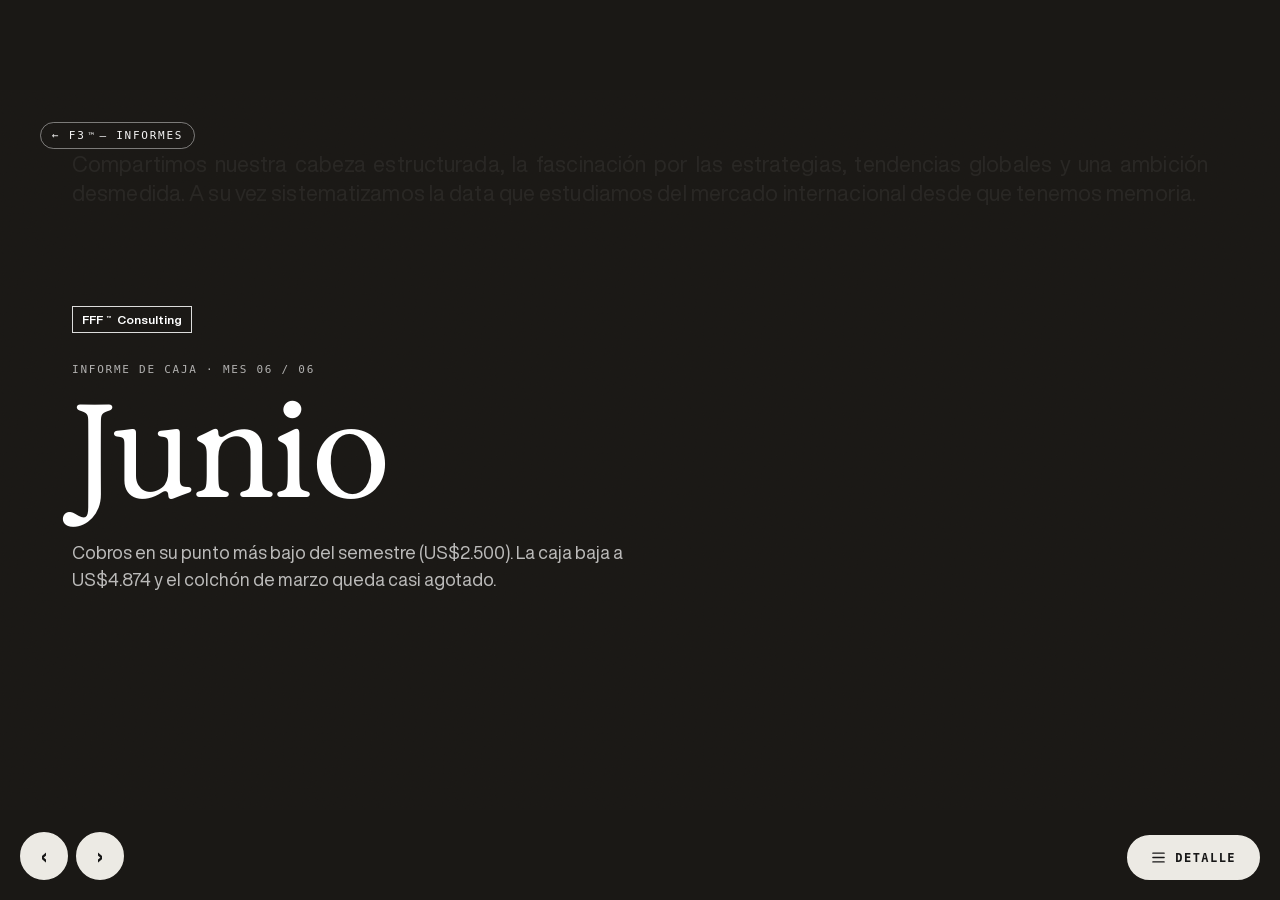
<file: junio.html>
<!DOCTYPE html>
<html lang="es">
<head>
<meta charset="UTF-8">
<meta name="viewport" content="width=device-width, initial-scale=1">
<title>Junio 2026 · F3</title>
<link rel="stylesheet" href="deck-f3.css">
</head>
<body>
<deck-stage width="1280" height="720" no-rail>
  <section data-label="Portada" data-screen-label="01">
    <div class="s ink">
      <div class="ghost" aria-hidden="true">Compartimos nuestra cabeza estructurada, la fascinación por las estrategias, tendencias globales y una ambición desmedida. A su vez sistematizamos la data que estudiamos del mercado internacional desde que tenemos memoria.</div>
      <a class="tl backhome" href="index.html" style="z-index:6">← F3<sup>™</sup> — Informes</a>
      <span class="br">Junio · 2026</span>
      <div class="pad layer" style="display:flex;flex-direction:column;justify-content:center">
        <div class="boxlabel" style="align-self:flex-start;margin-bottom:30px;border-color:rgba(255,255,255,0.85);color:#fff">FFF<sup>™</sup>&nbsp;Consulting</div>
        <div class="eyebrow" style="margin-bottom:16px">Informe de caja · Mes 06 / 06</div>
        <h1 class="expo" style="font-size:var(--type-month);margin:0;color:#fff">Junio</h1>
        <p style="max-width:600px;margin:28px 0 0;font-size:18px;line-height:1.55;color:rgba(255,255,255,0.7)">Cobros en su punto más bajo del semestre (US$2.500). La caja baja a US$4.874 y el colchón de marzo queda casi agotado.</p>
      </div>
    </div>
  </section>

<section data-label="Junio" data-screen-label="07">
    <div class="s paper">
      <span class="tl"><span class="slash">F3 /</span> Mes 06 — Junio</span>
      <span class="br">Saldo final · US$4.874</span>
      <div class="pad layer" style="display:flex;flex-direction:column;justify-content:center;gap:0">
        <div style="display:flex;align-items:flex-start;justify-content:space-between;margin-bottom:26px">
          <div>
            <div class="eyebrow" style="margin-bottom:8px">Mes 06 / 06 · 2026</div>
            <h2 class="expo" style="font-size:104px;margin:0">Junio</h2>
          </div>
          <div style="display:flex;gap:46px;text-align:right;padding-top:18px">
            <div><div class="kpi__l">Cobrado</div><div class="expo" style="font-size:52px">US$2.500</div></div>
            <div><div class="kpi__l">Pagos</div><div class="expo" style="font-size:52px">US$4.807</div></div>
          </div>
        </div>
        <div class="flow" style="border:2px solid var(--border-strong)">
          <div class="fstep"><span>Saldo inicial</span><b class="num">US$7.181</b></div>
          <div class="fstep"><span class="acc">+ Cobros</span><b class="num acc">US$2.500</b></div>
          <div class="fstep"><span>− Pagos</span><b class="num">US$4.807</b></div>
          <div class="fstep is-final"><span>Saldo final</span><b class="num">US$4.874</b></div>
        </div>
        <p class="note" style="margin:26px 0 0">Los cobros tocan el <b>mínimo del semestre</b> (<b>US$2.500</b>: Nico Lozada y Sofía, ambos por Stripe) mientras la salida se sostiene en US$4.807 entre equipo fijo, contenido y reparto. Sale <b>casi el doble de lo que entra</b> y el saldo cae a <b>US$4.874</b>.</p>
      </div>
    </div>
  </section>

  <section data-label="De dónde entró" data-screen-label="E">
    <div class="s paper">
      <span class="tl"><span class="slash">F3 /</span> Junio · cobros</span>
      <span class="br">Total · US$2.500</span>
      <div class="pad layer" style="display:flex;flex-direction:column;justify-content:center;gap:22px">
        <h2 class="stmt" style="font-size:var(--type-stmt);margin:0">De dónde entró</h2>
        <div class="dlist">
        <div class="drow"><span class="drow__n">Nico Lozada<small>Stripe</small></span><span class="drow__v num">US$2.000</span></div>
        <div class="drow"><span class="drow__n">Sofía<small>Stripe · cobro parcial</small></span><span class="drow__v num">US$500</span></div>
          <div class="drow tot"><span class="drow__n">Total cobrado</span><span class="drow__v num">US$2.500</span></div>
        </div>
        <p class="note" style="margin:0">Sólo dos cierres, ambos por <b>Stripe</b>. Se facturó US$4.000, pero de Sofía entraron US$500 de US$2.000: <b>quedan US$1.500 en cuotas</b> para los próximos meses.</p>
      </div>
    </div>
  </section>

  <section data-label="A dónde fue" data-screen-label="S">
    <div class="s paper">
      <span class="tl"><span class="slash">F3 /</span> Junio · salida</span>
      <span class="br">Pagos · US$4.807</span>
      <div class="pad layer" style="display:flex;flex-direction:column;justify-content:center;gap:22px">
        <h2 class="stmt" style="font-size:var(--type-stmt);margin:0">A dónde fue la caja</h2>
        <div class="dlist">
        <div class="drow"><span class="drow__n">Equipo fijo<small>Teo, Lola, Anto</small></span><span class="drow__v num">US$2.650</span></div>
        <div class="drow"><span class="drow__n">Contenido, comisiones y pauta</span><span class="drow__v num">US$1.527</span></div>
        <div class="drow"><span class="drow__n">Reparto a socios<small>Facu, Fede, Franco</small></span><span class="drow__v num">US$630</span></div>
          <div class="drow tot"><span class="drow__n">Total pagos</span><span class="drow__v num">US$4.807</span></div>
        </div>
        <p class="note" style="margin:0">Con la cobranza floja, el reparto a socios se achica (US$630). El grueso de la salida son los <b>fijos</b> (Teo, Lola, Anto) y el <b>contenido y pauta</b> del mes.</p>
      </div>
    </div>
  </section>

  <section data-label="La lectura" data-screen-label="L">
    <div class="s ink">
      <div class="ghost" aria-hidden="true">Compartimos nuestra cabeza estructurada, la fascinación por las estrategias, tendencias globales y una ambición desmedida. A su vez sistematizamos la data que estudiamos del mercado internacional desde que tenemos memoria.</div>
      <span class="tl"><span class="slash">F3 /</span> Junio · lectura</span>
      <span class="br">Caja Junio 2026</span>
      <div class="pad layer" style="display:flex;flex-direction:column;justify-content:center">
        <div class="eyebrow" style="margin-bottom:16px">La lectura del mes</div>
        <p class="stmt" style="font-size:42px;margin:0;max-width:24ch;color:#fff;line-height:1.04">El mes más flojo de <span class="acc">cobranza</span>.</p>
        <p class="note" style="margin:28px 0 0;max-width:70ch;font-size:18px">Junio es el piso de la cobranza del semestre (US$2.500) y el facturado tampoco entró completo. El saldo cae a <b>US$4.874</b>: el colchón de marzo, ya casi consumido. El foco es claro — <b>acelerar la cobranza de cuotas</b>.</p>
      </div>
    </div>
  </section>

</deck-stage>

<!-- ===== Detalle: botón + modal ===== -->
<div class="nav-btns">
  <button class="nav-b" aria-label="Slide anterior" onclick="document.querySelector('deck-stage').prev()">‹</button>
  <button class="nav-b" aria-label="Slide siguiente" onclick="document.querySelector('deck-stage').next()">›</button>
</div>
<button class="dt-btn" onclick="document.getElementById('dt').classList.add('open');document.getElementById('dtbg').classList.add('open');">
  <svg viewBox="0 0 24 24" fill="none" stroke="currentColor" stroke-width="2.2" stroke-linecap="round" stroke-linejoin="round"><path d="M3 5h18"></path><path d="M3 12h18"></path><path d="M3 19h18"></path></svg>
  Detalle
</button>
<div class="dt-bg" id="dtbg" onclick="document.getElementById('dt').classList.remove('open');this.classList.remove('open');"></div>
<div class="dt" id="dt" role="dialog" aria-modal="true" aria-label="Detalle Junio">
  <div class="dt__head">
    <div><div class="dt__title">Detalle · Junio 2026</div><div class="dt__sub">Cobros y pagos del mes · USD</div></div>
    <button class="dt__x" aria-label="Cerrar" onclick="document.getElementById('dt').classList.remove('open');document.getElementById('dtbg').classList.remove('open');">×</button>
  </div>
  <div class="dt__body">
    <div class="dt-grid">
      <div class="dtcard">
        <div class="dtcard__top"><span class="dtcard__m">Cobros</span><span class="dtcard__saldo num"><small>Total</small>US$2.500</span></div>
        <div class="dtcard__row"><span>Nico Lozada</span><b class="num">US$2.000</b></div>
        <div class="dtcard__row"><span>Sofía</span><b class="num">US$500</b></div>
      </div>
      <div class="dtcard">
        <div class="dtcard__top"><span class="dtcard__m">Pagos</span><span class="dtcard__saldo num"><small>Total</small>US$4.807</span></div>
        <div class="dtcard__row"><span>Equipo fijo</span><b class="num">US$2.650</b></div>
        <div class="dtcard__row"><span>Contenido, comisiones y pauta</span><b class="num">US$1.527</b></div>
        <div class="dtcard__row"><span>Reparto a socios</span><b class="num">US$630</b></div>
      </div>
      <div class="dtcard tot">
        <div class="dtcard__top"><span class="dtcard__m">Junio</span><span class="dtcard__saldo num"><small>Saldo final</small>US$4.874</span></div>
        <div class="dtcard__row"><span>Saldo inicial</span><b class="num">US$7.181</b></div>
        <div class="dtcard__row"><span>+ Cobros</span><b class="num">US$2.500</b></div>
        <div class="dtcard__row"><span>− Pagos</span><b class="num">US$4.807</b></div>
      </div>
    </div>
    <p class="dt-note"><b>Saldo final</b> = saldo inicial + cobros − pagos. Cifras en dólares, tal como figuran en la planilla F3. Comisiones y pauta se agrupan; algunos importes se redondean.</p>
  </div>
</div>
<script>document.addEventListener('keydown',function(e){if(e.key==='Escape'){document.getElementById('dt').classList.remove('open');document.getElementById('dtbg').classList.remove('open');}});</script>

<script src="deck-stage.js"></script>
<script src="deck-ui.js"></script>
</body>
</html>
</file>
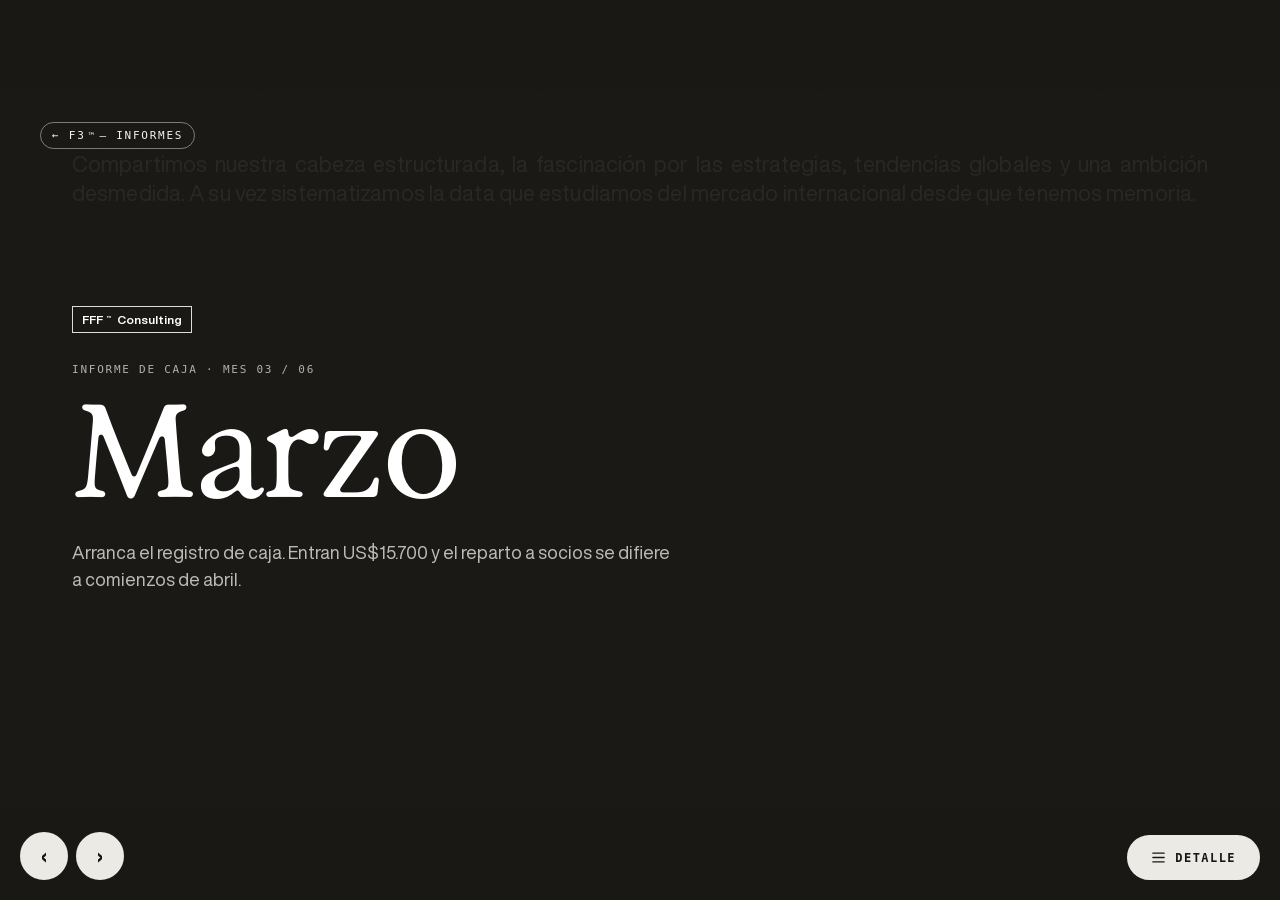
<file: marzo.html>
<!DOCTYPE html>
<html lang="es">
<head>
<meta charset="UTF-8">
<meta name="viewport" content="width=device-width, initial-scale=1">
<title>Marzo 2026 · F3</title>
<link rel="stylesheet" href="deck-f3.css">
</head>
<body>
<deck-stage width="1280" height="720" no-rail>
  <section data-label="Portada" data-screen-label="01">
    <div class="s ink">
      <div class="ghost" aria-hidden="true">Compartimos nuestra cabeza estructurada, la fascinación por las estrategias, tendencias globales y una ambición desmedida. A su vez sistematizamos la data que estudiamos del mercado internacional desde que tenemos memoria.</div>
      <a class="tl backhome" href="index.html" style="z-index:6">← F3<sup>™</sup> — Informes</a>
      <span class="br">Marzo · 2026</span>
      <div class="pad layer" style="display:flex;flex-direction:column;justify-content:center">
        <div class="boxlabel" style="align-self:flex-start;margin-bottom:30px;border-color:rgba(255,255,255,0.85);color:#fff">FFF<sup>™</sup>&nbsp;Consulting</div>
        <div class="eyebrow" style="margin-bottom:16px">Informe de caja · Mes 03 / 06</div>
        <h1 class="expo" style="font-size:var(--type-month);margin:0;color:#fff">Marzo</h1>
        <p style="max-width:600px;margin:28px 0 0;font-size:18px;line-height:1.55;color:rgba(255,255,255,0.7)">Arranca el registro de caja. Entran US$15.700 y el reparto a socios se difiere a comienzos de abril.</p>
      </div>
    </div>
  </section>

<section data-label="Dos lecturas" data-screen-label="03">
    <div class="s paper">
      <span class="tl"><span class="slash">F3 /</span> Método</span>
      <span class="br">Ejemplo · Marzo 2026</span>
      <div class="pad layer" style="display:flex;flex-direction:column;justify-content:center;gap:0">
        <div class="eyebrow" style="margin-bottom:14px">01 · Cómo leer el mes</div>
        <h2 class="stmt" style="font-size:var(--type-stmt);margin:0 0 30px">Las dos lecturas: facturado y cobrado</h2>
        <div class="books">
          <div class="book">
            <div class="book__tag">Lo facturado — el trabajo cerrado</div>
            <div class="book__io">
              <div><span>Acuerdos del mes</span><b class="num">US$25.900</b></div>
              <div><span>Clientes</span><b class="num">8</b></div>
            </div>
            <div class="book__res"><span>Marzo · facturación</span><b class="num">US$25.900</b></div>
          </div>
          <div class="book fin">
            <div class="book__tag">Lo cobrado — lo que entró a la caja</div>
            <div class="book__io">
              <div><span>Entró en el mes</span><b class="num">US$15.700</b></div>
              <div><span>% cobrado</span><b class="num">61%</b></div>
            </div>
            <div class="book__res"><span>Brecha en cuotas</span><b class="num neg">US$10.200</b></div>
          </div>
        </div>
        <p class="note" style="margin:28px 0 0">F3 cierra acuerdos y los <b>cobra en cuotas</b>, por eso un mes factura más de lo que entra a la caja. El informe sigue siempre la columna de <b>cobros</b> — el dinero real disponible — y deja la facturación como referencia del trabajo vendido.</p>
      </div>
    </div>
  </section>

<section data-label="Marzo" data-screen-label="05">
    <div class="s paper">
      <span class="tl"><span class="slash">F3 /</span> Mes 03 — Marzo</span>
      <span class="br">Saldo final · US$15.700</span>
      <div class="pad layer" style="display:flex;flex-direction:column;justify-content:center;gap:0">
        <div style="display:flex;align-items:flex-start;justify-content:space-between;margin-bottom:26px">
          <div>
            <div class="eyebrow" style="margin-bottom:8px">Mes 03 / 06 · 2026</div>
            <h2 class="expo" style="font-size:104px;margin:0">Marzo</h2>
          </div>
          <div style="display:flex;gap:46px;text-align:right;padding-top:18px">
            <div><div class="kpi__l">Cobrado</div><div class="expo" style="font-size:52px">US$15.700</div></div>
            <div><div class="kpi__l">Facturado</div><div class="expo" style="font-size:52px">US$25.900</div></div>
          </div>
        </div>
        <div class="flow" style="border:2px solid var(--border-strong)">
          <div class="fstep"><span>Saldo inicial</span><b class="num">US$0</b></div>
          <div class="fstep"><span class="acc">+ Cobros</span><b class="num acc">US$15.700</b></div>
          <div class="fstep"><span>− Pagos</span><b class="num">US$0</b></div>
          <div class="fstep is-final"><span>Saldo final</span><b class="num">US$15.700</b></div>
        </div>
        <p class="note" style="margin:26px 0 0">Primer mes del registro: entran <b>US$15.700</b> en cobros y nada sale todavía — el reparto a socios se ejecutó a comienzos de abril. Se facturó <b>US$25.900</b>, así que el <b>61%</b> entró en el mes y el resto quedó en cuotas.</p>
      </div>
    </div>
  </section>

  <section data-label="De dónde entró" data-screen-label="E">
    <div class="s paper">
      <span class="tl"><span class="slash">F3 /</span> Marzo · cobros</span>
      <span class="br">Total · US$15.700</span>
      <div class="pad layer" style="display:flex;flex-direction:column;justify-content:center;gap:22px">
        <h2 class="stmt" style="font-size:var(--type-stmt);margin:0">De dónde entró</h2>
        <div class="dlist">
        <div class="drow"><span class="drow__n">Tobías Giorgis<small>Mercury · Cáscara</small></span><span class="drow__v num">US$2.200</span></div>
        <div class="drow"><span class="drow__n">Andrea Saturno<small>Mercury · Cáscara</small></span><span class="drow__v num">US$3.000</span></div>
        <div class="drow"><span class="drow__n">Nacho Trotta<small>Efectivo · Franco</small></span><span class="drow__v num">US$2.000</span></div>
        <div class="drow"><span class="drow__n">Cecilia Belotti<small>Galicia ARS</small></span><span class="drow__v num">US$1.500</span></div>
        <div class="drow"><span class="drow__n">Qualita<small>Mercury · Cáscara</small></span><span class="drow__v num">US$1.500</span></div>
        <div class="drow"><span class="drow__n">Manuel Bruzzone<small>Cash · Facu</small></span><span class="drow__v num">US$1.000</span></div>
        <div class="drow"><span class="drow__n">Mateo Dill<small>Binance</small></span><span class="drow__v num">US$1.000</span></div>
        <div class="drow"><span class="drow__n">Juan Aristu<small>Binance</small></span><span class="drow__v num">US$1.000</span></div>
        <div class="drow"><span class="drow__n">Ajustes y cuotas</span><span class="drow__v num">US$2.500</span></div>
          <div class="drow tot"><span class="drow__n">Total cobrado</span><span class="drow__v num">US$15.700</span></div>
        </div>
      </div>
    </div>
  </section>

  <section data-label="A dónde fue" data-screen-label="S">
    <div class="s paper">
      <span class="tl"><span class="slash">F3 /</span> Marzo · salida</span>
      <span class="br">Pagos · US$0</span>
      <div class="pad layer" style="display:flex;flex-direction:column;justify-content:center;gap:24px">
        <h2 class="stmt" style="font-size:var(--type-stmt);margin:0">A dónde fue la caja</h2>
        <p class="expo" style="font-size:80px;margin:0;max-width:16ch;line-height:0.92">Nada salió<br>en marzo.</p>
        <p class="note" style="margin:0">Los <b>US$15.700</b> cobrados quedaron en caja: el reparto a socios se ejecutó a comienzos de <b>abril</b>. Por eso marzo cierra con saldo igual a lo cobrado.</p>
      </div>
    </div>
  </section>

  <section data-label="La lectura" data-screen-label="L">
    <div class="s ink">
      <div class="ghost" aria-hidden="true">Compartimos nuestra cabeza estructurada, la fascinación por las estrategias, tendencias globales y una ambición desmedida. A su vez sistematizamos la data que estudiamos del mercado internacional desde que tenemos memoria.</div>
      <span class="tl"><span class="slash">F3 /</span> Marzo · lectura</span>
      <span class="br">Caja Marzo 2026</span>
      <div class="pad layer" style="display:flex;flex-direction:column;justify-content:center">
        <div class="eyebrow" style="margin-bottom:16px">La lectura del mes</div>
        <p class="stmt" style="font-size:42px;margin:0;max-width:24ch;color:#fff;line-height:1.04">Primer mes: la caja <span class="acc">solo entra</span>.</p>
        <p class="note" style="margin:28px 0 0;max-width:70ch;font-size:18px">Se facturó <b>US$25.900</b> y entró <b>US$15.700</b> (61%); el resto quedó en cuotas. Nada salió todavía — el reparto se ejecuta en abril. La lección del trimestre arranca acá: <b>facturar no es cobrar</b>.</p>
      </div>
    </div>
  </section>

</deck-stage>

<!-- ===== Detalle: botón + modal ===== -->
<div class="nav-btns">
  <button class="nav-b" aria-label="Slide anterior" onclick="document.querySelector('deck-stage').prev()">‹</button>
  <button class="nav-b" aria-label="Slide siguiente" onclick="document.querySelector('deck-stage').next()">›</button>
</div>
<button class="dt-btn" onclick="document.getElementById('dt').classList.add('open');document.getElementById('dtbg').classList.add('open');">
  <svg viewBox="0 0 24 24" fill="none" stroke="currentColor" stroke-width="2.2" stroke-linecap="round" stroke-linejoin="round"><path d="M3 5h18"></path><path d="M3 12h18"></path><path d="M3 19h18"></path></svg>
  Detalle
</button>
<div class="dt-bg" id="dtbg" onclick="document.getElementById('dt').classList.remove('open');this.classList.remove('open');"></div>
<div class="dt" id="dt" role="dialog" aria-modal="true" aria-label="Detalle Marzo">
  <div class="dt__head">
    <div><div class="dt__title">Detalle · Marzo 2026</div><div class="dt__sub">Cobros y pagos del mes · USD</div></div>
    <button class="dt__x" aria-label="Cerrar" onclick="document.getElementById('dt').classList.remove('open');document.getElementById('dtbg').classList.remove('open');">×</button>
  </div>
  <div class="dt__body">
    <div class="dt-grid">
      <div class="dtcard">
        <div class="dtcard__top"><span class="dtcard__m">Cobros</span><span class="dtcard__saldo num"><small>Total</small>US$15.700</span></div>
        <div class="dtcard__row"><span>Tobías Giorgis</span><b class="num">US$2.200</b></div>
        <div class="dtcard__row"><span>Andrea Saturno</span><b class="num">US$3.000</b></div>
        <div class="dtcard__row"><span>Nacho Trotta</span><b class="num">US$2.000</b></div>
        <div class="dtcard__row"><span>Cecilia Belotti</span><b class="num">US$1.500</b></div>
        <div class="dtcard__row"><span>Qualita</span><b class="num">US$1.500</b></div>
        <div class="dtcard__row"><span>Manuel Bruzzone</span><b class="num">US$1.000</b></div>
        <div class="dtcard__row"><span>Mateo Dill</span><b class="num">US$1.000</b></div>
        <div class="dtcard__row"><span>Juan Aristu</span><b class="num">US$1.000</b></div>
      </div>
      <div class="dtcard">
        <div class="dtcard__top"><span class="dtcard__m">Pagos</span><span class="dtcard__saldo num"><small>Total</small>US$0</span></div>
        <div class="dtcard__row"><span>Sin pagos</span><b class="num">US$0</b></div>
        <div class="dtcard__row"><span>Retenido para abril</span><b class="num">US$15.700</b></div>
      </div>
      <div class="dtcard tot">
        <div class="dtcard__top"><span class="dtcard__m">Marzo</span><span class="dtcard__saldo num"><small>Saldo final</small>US$15.700</span></div>
        <div class="dtcard__row"><span>Saldo inicial</span><b class="num">US$0</b></div>
        <div class="dtcard__row"><span>+ Cobros</span><b class="num">US$15.700</b></div>
        <div class="dtcard__row"><span>− Pagos</span><b class="num">US$0</b></div>
      </div>
    </div>
    <p class="dt-note"><b>Saldo final</b> = saldo inicial + cobros − pagos. Cifras en dólares, tal como figuran en la planilla F3. Algunos pagos por socio se redondean.</p>
  </div>
</div>
<script>document.addEventListener('keydown',function(e){if(e.key==='Escape'){document.getElementById('dt').classList.remove('open');document.getElementById('dtbg').classList.remove('open');}});</script>

<script src="deck-stage.js"></script>
<script src="deck-ui.js"></script>
</body>
</html>
</file>
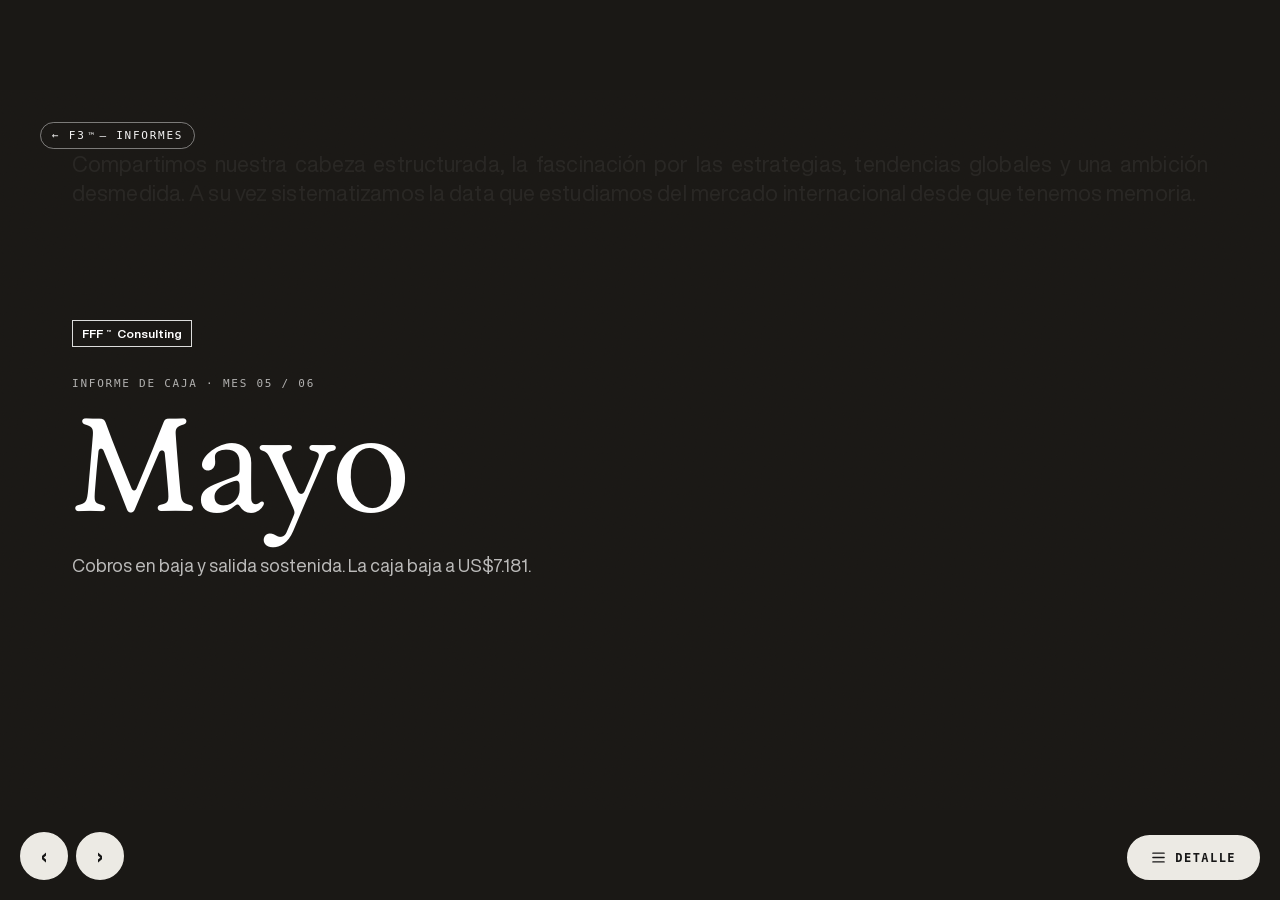
<file: mayo.html>
<!DOCTYPE html>
<html lang="es">
<head>
<meta charset="UTF-8">
<meta name="viewport" content="width=device-width, initial-scale=1">
<title>Mayo 2026 · F3</title>
<link rel="stylesheet" href="deck-f3.css">
</head>
<body>
<deck-stage width="1280" height="720" no-rail>
  <section data-label="Portada" data-screen-label="01">
    <div class="s ink">
      <div class="ghost" aria-hidden="true">Compartimos nuestra cabeza estructurada, la fascinación por las estrategias, tendencias globales y una ambición desmedida. A su vez sistematizamos la data que estudiamos del mercado internacional desde que tenemos memoria.</div>
      <a class="tl backhome" href="index.html" style="z-index:6">← F3<sup>™</sup> — Informes</a>
      <span class="br">Mayo · 2026</span>
      <div class="pad layer" style="display:flex;flex-direction:column;justify-content:center">
        <div class="boxlabel" style="align-self:flex-start;margin-bottom:30px;border-color:rgba(255,255,255,0.85);color:#fff">FFF<sup>™</sup>&nbsp;Consulting</div>
        <div class="eyebrow" style="margin-bottom:16px">Informe de caja · Mes 05 / 06</div>
        <h1 class="expo" style="font-size:var(--type-month);margin:0;color:#fff">Mayo</h1>
        <p style="max-width:600px;margin:28px 0 0;font-size:18px;line-height:1.55;color:rgba(255,255,255,0.7)">Cobros en baja y salida sostenida. La caja baja a US$7.181.</p>
      </div>
    </div>
  </section>

<section data-label="Mayo" data-screen-label="07">
    <div class="s paper">
      <span class="tl"><span class="slash">F3 /</span> Mes 05 — Mayo</span>
      <span class="br">Saldo final · US$7.181</span>
      <div class="pad layer" style="display:flex;flex-direction:column;justify-content:center;gap:0">
        <div style="display:flex;align-items:flex-start;justify-content:space-between;margin-bottom:26px">
          <div>
            <div class="eyebrow" style="margin-bottom:8px">Mes 05 / 06 · 2026</div>
            <h2 class="expo" style="font-size:104px;margin:0">Mayo</h2>
          </div>
          <div style="display:flex;gap:46px;text-align:right;padding-top:18px">
            <div><div class="kpi__l">Cobrado</div><div class="expo" style="font-size:52px">US$7.673</div></div>
            <div><div class="kpi__l">Pagos</div><div class="expo" style="font-size:52px">US$11.487</div></div>
          </div>
        </div>
        <div class="flow" style="border:2px solid var(--border-strong)">
          <div class="fstep"><span>Saldo inicial</span><b class="num">US$10.995</b></div>
          <div class="fstep"><span class="acc">+ Cobros</span><b class="num acc">US$7.673</b></div>
          <div class="fstep"><span>− Pagos</span><b class="num">US$11.487</b></div>
          <div class="fstep is-final"><span>Saldo final</span><b class="num">US$7.181</b></div>
        </div>
        <p class="note" style="margin:26px 0 0">Los cobros tocan su nivel más bajo hasta el momento (<b>US$7.673</b>: Cecilia, Qualita, Agustín, Antonio, Nacho) mientras siguen los pagos a socios, fijos y contenido. Salen US$11.487 — <b>más de lo que entra</b> — y el saldo cierra en <b>US$7.181</b>.</p>
      </div>
    </div>
  </section>

  <section data-label="De dónde entró" data-screen-label="E">
    <div class="s paper">
      <span class="tl"><span class="slash">F3 /</span> Mayo · cobros</span>
      <span class="br">Total · US$7.673</span>
      <div class="pad layer" style="display:flex;flex-direction:column;justify-content:center;gap:22px">
        <h2 class="stmt" style="font-size:var(--type-stmt);margin:0">De dónde entró</h2>
        <div class="dlist">
        <div class="drow"><span class="drow__n">Nacho Trotta<small>Efectivo · Franco</small></span><span class="drow__v num">US$2.000</span></div>
        <div class="drow"><span class="drow__n">Antonio Mazzello<small>Brubank USD</small></span><span class="drow__v num">US$1.750</span></div>
        <div class="drow"><span class="drow__n">Qualita<small>—</small></span><span class="drow__v num">US$1.500</span></div>
        <div class="drow"><span class="drow__n">Cecilia<small>lemon</small></span><span class="drow__v num">US$1.423</span></div>
        <div class="drow"><span class="drow__n">Agustín<small>lemon</small></span><span class="drow__v num">US$1.000</span></div>
          <div class="drow tot"><span class="drow__n">Total cobrado</span><span class="drow__v num">US$7.673</span></div>
        </div>
      </div>
    </div>
  </section>

  <section data-label="A dónde fue" data-screen-label="S">
    <div class="s paper">
      <span class="tl"><span class="slash">F3 /</span> Mayo · salida</span>
      <span class="br">Pagos · US$11.487</span>
      <div class="pad layer" style="display:flex;flex-direction:column;justify-content:center;gap:22px">
        <h2 class="stmt" style="font-size:var(--type-stmt);margin:0">A dónde fue la caja</h2>
        <div class="dlist">
        <div class="drow"><span class="drow__n">Reparto a socios<small>Fede, Franco, Facu</small></span><span class="drow__v num">US$8.255</span></div>
        <div class="drow"><span class="drow__n">Equipo fijo<small>Teo, Lola, Anto</small></span><span class="drow__v num">US$2.450</span></div>
        <div class="drow"><span class="drow__n">Contenido y comisiones</span><span class="drow__v num">US$782</span></div>
          <div class="drow tot"><span class="drow__n">Total pagos</span><span class="drow__v num">US$11.487</span></div>
        </div>
        <p class="note" style="margin:0">Salen US$11.487 — <b>más de lo que entra</b> — entre socios, equipo fijo y contenido. Por eso el saldo cae a US$7.181.</p>
      </div>
    </div>
  </section>

  <section data-label="La lectura" data-screen-label="L">
    <div class="s ink">
      <div class="ghost" aria-hidden="true">Compartimos nuestra cabeza estructurada, la fascinación por las estrategias, tendencias globales y una ambición desmedida. A su vez sistematizamos la data que estudiamos del mercado internacional desde que tenemos memoria.</div>
      <span class="tl"><span class="slash">F3 /</span> Mayo · lectura</span>
      <span class="br">Caja Mayo 2026</span>
      <div class="pad layer" style="display:flex;flex-direction:column;justify-content:center">
        <div class="eyebrow" style="margin-bottom:16px">La lectura del mes</div>
        <p class="stmt" style="font-size:42px;margin:0;max-width:24ch;color:#fff;line-height:1.04">Cobros al piso, la caja <span class="acc">se drena</span>.</p>
        <p class="note" style="margin:28px 0 0;max-width:70ch;font-size:18px">Los cobros tocan su nivel más bajo hasta el momento (US$7.673) mientras la salida se sostiene. El saldo cierra en <b>US$7.181</b>: el colchón de marzo casi consumido.</p>
      </div>
    </div>
  </section>

</deck-stage>

<!-- ===== Detalle: botón + modal ===== -->
<div class="nav-btns">
  <button class="nav-b" aria-label="Slide anterior" onclick="document.querySelector('deck-stage').prev()">‹</button>
  <button class="nav-b" aria-label="Slide siguiente" onclick="document.querySelector('deck-stage').next()">›</button>
</div>
<button class="dt-btn" onclick="document.getElementById('dt').classList.add('open');document.getElementById('dtbg').classList.add('open');">
  <svg viewBox="0 0 24 24" fill="none" stroke="currentColor" stroke-width="2.2" stroke-linecap="round" stroke-linejoin="round"><path d="M3 5h18"></path><path d="M3 12h18"></path><path d="M3 19h18"></path></svg>
  Detalle
</button>
<div class="dt-bg" id="dtbg" onclick="document.getElementById('dt').classList.remove('open');this.classList.remove('open');"></div>
<div class="dt" id="dt" role="dialog" aria-modal="true" aria-label="Detalle Mayo">
  <div class="dt__head">
    <div><div class="dt__title">Detalle · Mayo 2026</div><div class="dt__sub">Cobros y pagos del mes · USD</div></div>
    <button class="dt__x" aria-label="Cerrar" onclick="document.getElementById('dt').classList.remove('open');document.getElementById('dtbg').classList.remove('open');">×</button>
  </div>
  <div class="dt__body">
    <div class="dt-grid">
      <div class="dtcard">
        <div class="dtcard__top"><span class="dtcard__m">Cobros</span><span class="dtcard__saldo num"><small>Total</small>US$7.673</span></div>
        <div class="dtcard__row"><span>Nacho Trotta</span><b class="num">US$2.000</b></div>
        <div class="dtcard__row"><span>Antonio Mazzello</span><b class="num">US$1.750</b></div>
        <div class="dtcard__row"><span>Qualita</span><b class="num">US$1.500</b></div>
        <div class="dtcard__row"><span>Cecilia</span><b class="num">US$1.423</b></div>
        <div class="dtcard__row"><span>Agustín</span><b class="num">US$1.000</b></div>
      </div>
      <div class="dtcard">
        <div class="dtcard__top"><span class="dtcard__m">Pagos</span><span class="dtcard__saldo num"><small>Total</small>US$11.487</span></div>
        <div class="dtcard__row"><span>Reparto a socios</span><b class="num">US$8.255</b></div>
        <div class="dtcard__row"><span>Equipo fijo</span><b class="num">US$2.450</b></div>
        <div class="dtcard__row"><span>Contenido y comisiones</span><b class="num">US$782</b></div>
      </div>
      <div class="dtcard tot">
        <div class="dtcard__top"><span class="dtcard__m">Mayo</span><span class="dtcard__saldo num"><small>Saldo final</small>US$7.181</span></div>
        <div class="dtcard__row"><span>Saldo inicial</span><b class="num">US$10.995</b></div>
        <div class="dtcard__row"><span>+ Cobros</span><b class="num">US$7.673</b></div>
        <div class="dtcard__row"><span>− Pagos</span><b class="num">US$11.487</b></div>
      </div>
    </div>
    <p class="dt-note"><b>Saldo final</b> = saldo inicial + cobros − pagos. Cifras en dólares, tal como figuran en la planilla F3. Algunos pagos por socio se redondean.</p>
  </div>
</div>
<script>document.addEventListener('keydown',function(e){if(e.key==='Escape'){document.getElementById('dt').classList.remove('open');document.getElementById('dtbg').classList.remove('open');}});</script>

<script src="deck-stage.js"></script>
<script src="deck-ui.js"></script>
</body>
</html>
</file>
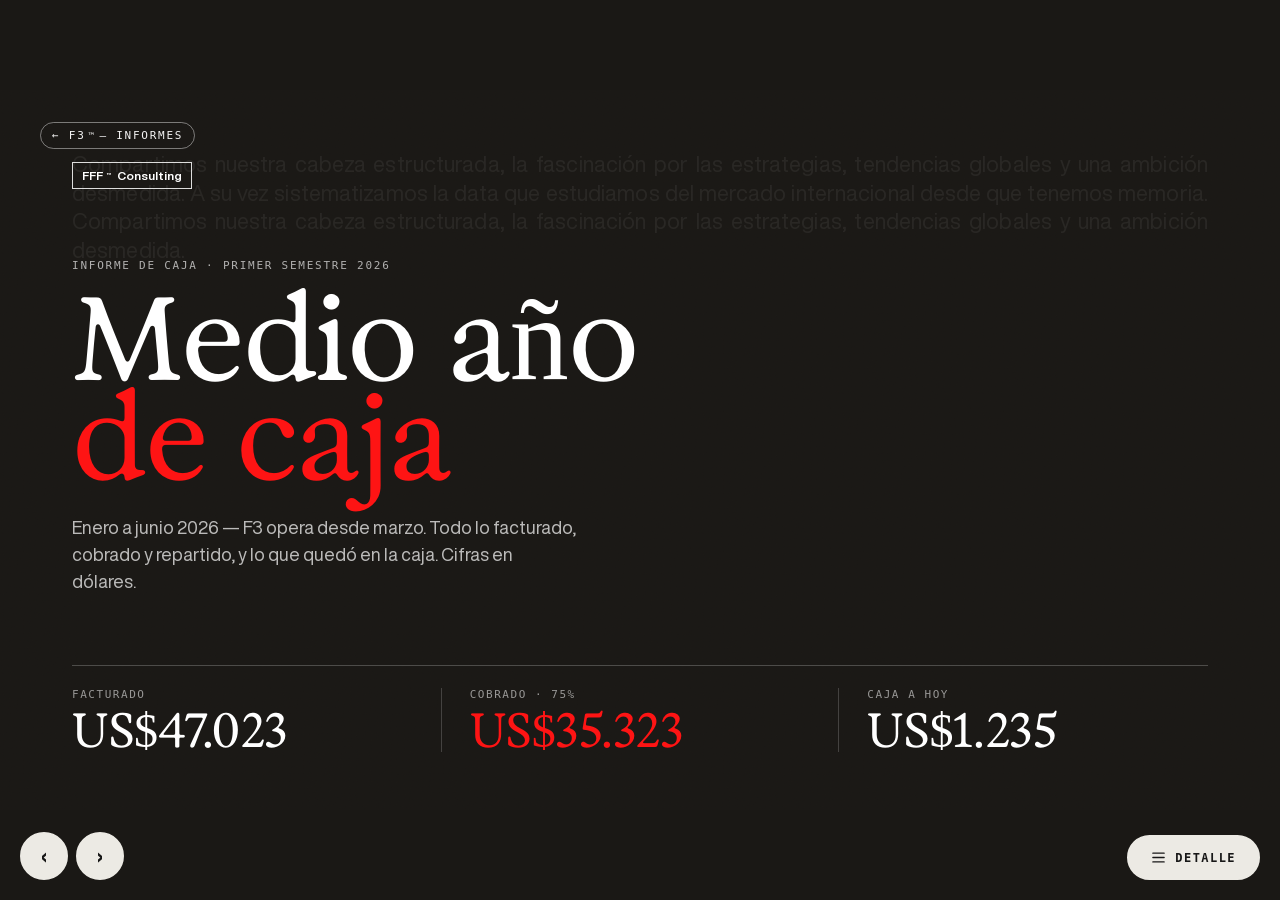
<file: semestre-scroll.html>
<!DOCTYPE html>
<html lang="es">
<head>
<meta charset="UTF-8">
<meta name="viewport" content="width=device-width, initial-scale=1.0">
<script>if(window.matchMedia('(min-width:701px)').matches){location.replace('semestre.html');}</script>
<title>Primer semestre · F3 · Ene–Jun 2026</title>

<link rel="stylesheet" href="_ds/fff-consulting-f3-design-system-d499a412-2866-40d3-b0f6-82f96ce14326/tokens/fonts.css">
<link rel="stylesheet" href="_ds/fff-consulting-f3-design-system-d499a412-2866-40d3-b0f6-82f96ce14326/tokens/colors.css">
<link rel="stylesheet" href="_ds/fff-consulting-f3-design-system-d499a412-2866-40d3-b0f6-82f96ce14326/tokens/typography.css">

<style>
  @font-face { font-family:"Helvetica Now Display"; src:url("assets/fonts/HelveticaNowDisplay-Regular.woff2") format("woff2"); font-weight:400; font-style:normal; font-display:swap; }
  @font-face { font-family:"Helvetica Now Display"; src:url("assets/fonts/HelveticaNowDisplay-Medium.woff2") format("woff2"); font-weight:500; font-style:normal; font-display:swap; }
  @font-face { font-family:"Helvetica Now Display"; src:url("assets/fonts/HelveticaNowDisplay-Bold.woff2") format("woff2"); font-weight:700; font-style:normal; font-display:swap; }
  @font-face { font-family:"Helvetica Now Display"; src:url("assets/fonts/HelveticaNowDisplay-Black.woff2") format("woff2"); font-weight:900; font-style:normal; font-display:swap; }

  *{ box-sizing:border-box; margin:0; padding:0; }
  :root{
    --ink:var(--f3-negro); --red:var(--f3-acento); --paper:var(--f3-paper); --muted:var(--f3-gris-500);
    --line:#B6B4AC; --soft:#F4F2EC; --faint:var(--f3-gris-400);
  }
  html{ scroll-behavior:smooth; }
  html, body{ overflow-x:hidden; overscroll-behavior-x:none; max-width:100%; }
  body{ background:#3a3a3a; color:var(--ink);
    font-family:"Helvetica Now Display","Helvetica Neue",Helvetica,Arial,sans-serif; -webkit-font-smoothing:antialiased; }
  .em{ font-family:var(--font-display); font-style:normal; font-weight:400; }
  .num{ font-variant-numeric:tabular-nums; font-feature-settings:"tnum"; }

  .app{ max-width:560px; margin:0 auto; min-height:100vh; background:var(--paper); position:relative; }
  /* grain */
  .app::before{ content:""; position:absolute; inset:0; pointer-events:none; z-index:0;
    background-image:url("data:image/svg+xml;utf8,<svg xmlns='http://www.w3.org/2000/svg' width='140' height='140'><filter id='n'><feTurbulence type='fractalNoise' baseFrequency='0.85' numOctaves='2' stitchTiles='stitch'/></filter><rect width='100%25' height='100%25' filter='url(%23n)' opacity='0.55'/></svg>");
    background-size:140px 140px; mix-blend-mode:multiply; opacity:0.04; }
  section{ padding:40px 30px; border-bottom:1.5px solid var(--line); position:relative; z-index:1; }
  section:last-child{ border-bottom:none; }

  .kicker{ display:flex; align-items:center; gap:12px; font-family:var(--font-mono); font-size:11px; font-weight:700; letter-spacing:.16em; text-transform:uppercase; color:var(--red); }
  .kicker::before{ content:""; width:22px; height:3px; background:var(--red); }

  /* hero */
  .hero{ background:var(--f3-ink-warm); color:#fff; padding:44px 30px 46px; border-bottom:none; }
  .hero .kicker{ color:var(--red); }
  .hero__wm{ height:40px; margin-bottom:26px; display:block; }
  .hero h1{ font-size:44px; font-weight:900; letter-spacing:-0.03em; line-height:.96; margin-top:16px; }
  .hero h1 .em{ font-weight:400; }
  .hero__saldo{ margin-top:32px; padding-top:24px; border-top:1px solid rgba(255,255,255,.22); }
  .hero__saldo .l{ font-family:var(--font-mono); font-size:11px; font-weight:700; text-transform:uppercase; letter-spacing:.12em; color:rgba(255,255,255,.66); }
  .hero__fig{ font-family:var(--font-display); font-size:60px; line-height:.9; margin-top:10px; }
  .hero__fig .red{ color:var(--red); }
  .hero__arc{ font-size:15px; color:rgba(255,255,255,.7); margin-top:12px; line-height:1.5; }

  h2{ font-size:28px; font-weight:900; letter-spacing:-0.02em; line-height:1.08; margin-top:14px; text-wrap:balance; }
  h2 .em{ font-weight:400; color:var(--red); }

  /* funnel */
  .funnel{ display:flex; flex-direction:column; gap:10px; margin-top:24px; }
  .frow{ border:2px solid var(--ink); background:var(--soft); padding:20px 22px; display:flex; align-items:center; justify-content:space-between; gap:14px; border-radius:16px; }
  .frow.key{ background:var(--red); color:#fff; border-color:var(--red); }
  .frow__l{ font-family:var(--font-mono); font-size:12px; font-weight:700; text-transform:uppercase; letter-spacing:.08em; color:var(--muted); }
  .frow.key .frow__l{ color:rgba(255,255,255,.82); }
  .frow__v{ font-family:var(--font-display); font-size:33px; color:var(--ink); line-height:1; }
  .frow.key .frow__v{ color:#fff; }
  .frow__op{ text-align:center; font-family:var(--font-mono); font-size:12px; letter-spacing:.08em; text-transform:uppercase; color:var(--faint); margin:-2px 0; }
  .note{ font-size:14px; color:var(--muted); line-height:1.55; margin-top:18px; padding:14px 18px; border:1.5px solid var(--line); background:var(--soft); border-radius:14px; }
  .note b{ color:var(--ink); font-weight:700; }

  /* donut */
  .donutblock{ display:flex; flex-direction:column; align-items:center; margin-top:26px; }
  .donut{ width:228px; height:228px; border-radius:50%; position:relative; flex:0 0 auto; }
  .donut::after{ content:""; position:absolute; inset:44px; background:var(--paper); border-radius:50%; }
  .donut__c{ position:absolute; inset:0; display:flex; flex-direction:column; align-items:center; justify-content:center; z-index:1; }
  .donut__c b{ font-family:var(--font-display); font-size:27px; color:var(--ink); line-height:1; }
  .donut__c span{ font-family:var(--font-mono); font-size:11px; font-weight:700; text-transform:uppercase; letter-spacing:.12em; color:var(--muted); margin-top:5px; }
  .legend{ display:flex; flex-direction:column; gap:15px; width:100%; margin-top:30px; }
  .lg{ display:flex; align-items:baseline; gap:12px; }
  .lg__dot{ width:13px; height:13px; flex:0 0 auto; position:relative; top:3px; border-radius:4px; }
  .lg__nm{ font-size:16px; font-weight:700; line-height:1.2; }
  .lg__nm small{ display:block; font-size:13px; font-weight:400; color:var(--muted); margin-top:3px; font-variant-numeric:tabular-nums; }
  .lg__sp{ flex:1; }
  .lg__pc{ font-family:var(--font-display); font-size:28px; color:var(--ink); line-height:1; }

  /* pulse bars */
  .legend-mini{ display:flex; gap:22px; margin-top:18px; font-size:13px; color:var(--muted); font-weight:500; }
  .legend-mini i{ display:inline-block; width:12px; height:12px; margin-right:7px; vertical-align:middle; }
  .legend-mini .si{ background:var(--red); }
  .legend-mini .so{ background:transparent; border:1.5px solid var(--ink); }
  .pulse{ display:flex; align-items:flex-end; gap:14px; height:206px; margin-top:16px; border-bottom:2px solid var(--ink); }
  .pcol{ flex:1; display:flex; flex-direction:column; align-items:center; justify-content:flex-end; height:100%; }
  .pcol__pair{ display:flex; gap:5px; align-items:flex-end; justify-content:center; height:100%; width:100%; }
  .pbar{ width:46%; border-radius:6px 6px 0 0; }
  .pbar.in{ background:var(--red); }
  .pbar.out{ background:transparent; border:1.5px solid var(--ink); border-bottom:none; }
  .pcap{ display:flex; margin-top:12px; }
  .pcap .pcol{ font-size:13px; color:var(--muted); font-weight:700; height:auto; }
  .pcap .pcol b{ display:block; font-family:var(--font-display); font-weight:400; color:var(--ink); font-size:16px; margin-bottom:3px; }

  /* big stat block */
  .hero.signal{ background:var(--red); }
  .hero.signal .kicker{ color:#fff; }
  .hero.signal .kicker::before{ background:#fff; }
  .bigpct{ font-family:var(--font-display); font-size:92px; line-height:.84; color:#fff; margin-top:10px; }
  .strip{ display:flex; flex-direction:column; gap:0; margin-top:24px; }
  .stripitem{ display:flex; align-items:baseline; justify-content:space-between; gap:12px; padding:14px 0; border-bottom:1px solid rgba(255,255,255,.24); }
  .stripitem:last-child{ border-bottom:none; }
  .stripitem .l{ font-size:15px; color:rgba(255,255,255,.85); }
  .stripitem .v{ font-family:var(--font-display); font-size:30px; color:#fff; }

  /* partner rows */
  .partners{ display:flex; flex-direction:column; gap:0; margin-top:24px; }
  .prow{ display:flex; align-items:baseline; justify-content:space-between; padding:15px 0; border-bottom:1.5px solid var(--line); }
  .prow .nm{ font-size:18px; font-weight:700; }
  .prow .nm small{ font-weight:400; color:var(--muted); font-size:13px; margin-left:8px; }
  .prow .v{ font-family:var(--font-display); font-size:27px; color:var(--ink); }
  .prow.sub .nm{ font-family:var(--font-mono); font-size:12px; font-weight:700; text-transform:uppercase; letter-spacing:.08em; color:var(--muted); }
  .prow.sub .v{ font-size:22px; color:var(--ink); }

  /* cajas mini cards */
  .cajarow{ display:grid; grid-template-columns:repeat(2,1fr); gap:10px; margin-top:24px; }
  .cajabox{ border:2px solid var(--ink); padding:18px 18px 16px; border-radius:14px; }
  .cajabox .nm{ font-family:var(--font-display); font-size:23px; }
  .cajabox .v{ font-family:var(--font-display); font-size:30px; color:var(--red); margin-top:8px; line-height:1; }
  .cajabox .s{ font-family:var(--font-mono); font-size:9px; font-weight:700; text-transform:uppercase; letter-spacing:.1em; color:var(--muted); margin-top:8px; }

  /* closing */
  .close{ background:var(--f3-ink-warm); color:var(--paper); border-bottom:none; }
  .close .kicker{ color:var(--red); }
  .close h2{ color:#fff; font-size:32px; }
  .close h2 .em{ color:#fff; }
  .close p{ font-size:16px; color:rgba(255,255,255,.74); line-height:1.6; margin-top:18px; }
  .close p b{ color:#fff; }
  .backlink{ display:inline-flex; align-items:center; gap:9px; margin-top:28px; font-family:var(--font-mono); font-size:12px; font-weight:700; letter-spacing:.08em; text-transform:uppercase;
    color:#fff; border:1.5px solid rgba(255,255,255,.4); padding:13px 22px; text-decoration:none; transition:background .15s, color .15s; border-radius:999px; }
  .backlink:hover{ background:#fff; color:var(--ink); }
</style>
</head>
<body>
<div class="app">

  <!-- HERO -->
  <section class="hero">
    <img class="hero__wm" src="assets/logos/logo-principal-blanco.svg" alt="F3">
    <div class="kicker">Informe de caja · Primer semestre 2026</div>
    <h1>Medio año <span class="em">de caja</span></h1>
    <p style="font-size:15px;color:rgba(255,255,255,0.7);margin-top:14px;line-height:1.5;max-width:40ch">Enero a junio · F3 opera desde marzo. Lo facturado, lo cobrado y lo que quedó en la caja.</p>
    <div style="display:flex;margin-top:28px;border-top:1px solid rgba(255,255,255,0.22);padding-top:20px">
      <div style="flex:1">
        <div style="font-family:var(--font-mono);font-size:10px;letter-spacing:.12em;text-transform:uppercase;color:rgba(255,255,255,0.55)">Facturado</div>
        <div class="em" style="font-size:30px;color:#fff;margin-top:6px">US$47k</div>
      </div>
      <div style="flex:1;padding-left:14px;border-left:1px solid rgba(255,255,255,0.18)">
        <div style="font-family:var(--font-mono);font-size:10px;letter-spacing:.12em;text-transform:uppercase;color:rgba(255,255,255,0.55)">Cobrado</div>
        <div class="em" style="font-size:30px;color:var(--red);margin-top:6px">US$35k</div>
      </div>
      <div style="flex:1;padding-left:14px;border-left:1px solid rgba(255,255,255,0.18)">
        <div style="font-family:var(--font-mono);font-size:10px;letter-spacing:.12em;text-transform:uppercase;color:rgba(255,255,255,0.55)">Caja hoy</div>
        <div class="em" style="font-size:30px;color:#fff;margin-top:6px">US$1.235</div>
      </div>
    </div>
  </section>

  <!-- 01 · FUNNEL -->
  <section>
    <div class="kicker">01 · Los números</div>
    <h2>Tres de cada cuatro dólares <span class="em">ya entraron</span></h2>
    <div class="funnel">
      <div class="frow"><span class="frow__l">Facturado · semestre</span><span class="frow__v num">US$47.023</span></div>
      <div class="frow__op">de eso entró</div>
      <div class="frow key"><span class="frow__l">Cobrado · 75%</span><span class="frow__v num">US$35.323</span></div>
      <div class="frow__op">+ quedó</div>
      <div class="frow"><span class="frow__l">Por cobrar (cuotas)</span><span class="frow__v num">US$11.700</span></div>
    </div>
    <p class="note"><b>Facturado = cobrado + cuotas pendientes.</b> F3 cierra acuerdos y cobra en cuotas: de los US$47.023 facturados en el semestre, US$35.323 ya entraron a la caja y US$11.700 viven en cuotas por cobrar.</p>
  </section>

  <!-- 02 · DONUT CANALES -->
  <section>
    <div class="kicker">02 · De dónde vino la caja</div>
    <h2>Mercury y el <span class="em">efectivo</span> mueven el cobro</h2>
    <div class="donutblock">
      <div class="donut" style="background:conic-gradient(var(--f3-acento) 0 19%, var(--f3-negro) 19% 36%, var(--f3-gris-700) 36% 52%, var(--f3-gris-medio) 52% 62%, var(--f3-gris-400) 62% 100%);">
        <div class="donut__c"><b class="num">US$35,3k</b><span>Cobrado</span></div>
      </div>
      <div class="legend">
        <div class="lg"><span class="lg__dot" style="background:var(--f3-acento)"></span><span class="lg__nm">Mercury · Cáscara<small>US$6.700</small></span><span class="lg__sp"></span><span class="lg__pc num">19%</span></div>
        <div class="lg"><span class="lg__dot" style="background:var(--f3-negro)"></span><span class="lg__nm">Efectivo / Cash<small>US$6.000</small></span><span class="lg__sp"></span><span class="lg__pc num">17%</span></div>
        <div class="lg"><span class="lg__dot" style="background:var(--f3-gris-700)"></span><span class="lg__nm">Dreamworld<small>US$5.700</small></span><span class="lg__sp"></span><span class="lg__pc num">16%</span></div>
        <div class="lg"><span class="lg__dot" style="background:var(--f3-gris-medio)"></span><span class="lg__nm">Stripe / crypto<small>US$3.500</small></span><span class="lg__sp"></span><span class="lg__pc num">10%</span></div>
        <div class="lg"><span class="lg__dot" style="background:var(--f3-gris-400)"></span><span class="lg__nm">Otros · Brubank, lemon, Binance…<small>US$13.423</small></span><span class="lg__sp"></span><span class="lg__pc num">38%</span></div>
      </div>
    </div>
  </section>

  <!-- 03 · DONUT SALIDA -->
  <section>
    <div class="kicker">03 · En qué se fue</div>
    <h2>La caja sale, sobre todo, <span class="em">a los socios</span></h2>
    <div class="donutblock">
      <div class="donut" style="background:conic-gradient(var(--f3-acento) 0 76%, var(--f3-negro) 76% 92%, var(--f3-gris-medio) 92% 100%);">
        <div class="donut__c"><b class="num">≈US$30k</b><span>Salió</span></div>
      </div>
      <div class="legend">
        <div class="lg"><span class="lg__dot" style="background:var(--f3-acento)"></span><span class="lg__nm">Reparto a socios<small>≈US$23.005</small></span><span class="lg__sp"></span><span class="lg__pc num">76%</span></div>
        <div class="lg"><span class="lg__dot" style="background:var(--f3-negro)"></span><span class="lg__nm">Equipo fijo · Teo, Lola, Anto<small>≈US$5.100</small></span><span class="lg__sp"></span><span class="lg__pc num">17%</span></div>
        <div class="lg"><span class="lg__dot" style="background:var(--f3-gris-medio)"></span><span class="lg__nm">Contenido y comisiones<small>≈US$2.345</small></span><span class="lg__sp"></span><span class="lg__pc num">8%</span></div>
      </div>
    </div>
  </section>

  <!-- 04 · PULSE -->
  <section>
    <div class="kicker">04 · El pulso, mes a mes</div>
    <h2>Caja que entra, caja que sale</h2>
    <div class="legend-mini"><span><i class="si"></i>Entró</span><span><i class="so"></i>Salió</span></div>
    <div class="pulse">
      <div class="pcol"><div class="pcol__pair"><div class="pbar in" style="height:100%"></div><div class="pbar out" style="height:0%"></div></div></div>
      <div class="pcol"><div class="pcol__pair"><div class="pbar in" style="height:60%"></div><div class="pbar out" style="height:90%"></div></div></div>
      <div class="pcol"><div class="pcol__pair"><div class="pbar in" style="height:49%"></div><div class="pbar out" style="height:73%"></div></div></div>
      <div class="pcol"><div class="pcol__pair"><div class="pbar in" style="height:16%"></div><div class="pbar out" style="height:31%"></div></div></div>
    </div>
    <div class="pcap">
      <div class="pcol"><b>15.700</b>Marzo</div>
      <div class="pcol"><b>9.450</b>Abril</div>
      <div class="pcol"><b>7.673</b>Mayo</div>
      <div class="pcol"><b>2.500</b>Junio</div>
    </div>
    <p class="note">En <b>marzo</b> sólo entró (el reparto se hizo en abril). Desde abril la salida supera lo que entra y el saldo baja de US$15.700 a US$4.874. Junio es el piso de la cobranza.</p>
  </section>

  <!-- 05 · SIGNAL -->
  <section class="hero signal">
    <div class="kicker">05 · El dato del semestre</div>
    <div class="bigpct num">−84%</div>
    <h1 style="font-size:24px;margin-top:16px;color:#fff;">Cayeron los <span class="em">cobros</span> de marzo a junio</h1>
    <div class="strip">
      <div class="stripitem"><span class="l">Cobros de marzo</span><span class="v num">US$15.700</span></div>
      <div class="stripitem"><span class="l">Cobros de junio</span><span class="v num">US$2.500</span></div>
      <div class="stripitem"><span class="l">Cobrado en el semestre</span><span class="v num">US$35.323</span></div>
    </div>
  </section>

  <!-- 06 · CAJAS -->
  <section>
    <div class="kicker">06 · Las cajas · a hoy (julio)</div>
    <h2>Dónde está hoy <span class="em">la plata</span></h2>
    <div class="cajarow">
      <div class="cajabox"><div class="nm">Facu</div><div class="v num">US$1.234</div><div class="s">Cuenta operativa</div></div>
      <div class="cajabox"><div class="nm">Franco</div><div class="v num">US$0</div><div class="s">Repartido</div></div>
    </div>
    <p class="note">El semestre cerró en <b>US$4.874</b>, pero tras los <b>pagos fijos de julio</b> (US$3.639) la caja operativa quedó hoy en <b>≈US$1.235</b>, casi toda en la cuenta de Facu.</p>
  </section>

  <!-- 07 · SOCIOS / REPARTO -->
  <section>
    <div class="kicker">07 · Socios y equipo</div>
    <h2>El reparto del <span class="em">semestre</span></h2>
    <div class="partners">
      <div class="prow"><span class="nm">Facu <small>abril</small></span><span class="v num">US$3.810</span></div>
      <div class="prow"><span class="nm">Franco <small>abril</small></span><span class="v num">US$3.810</span></div>
      <div class="prow"><span class="nm">Fede <small>abril</small></span><span class="v num">US$3.500</span></div>
      <div class="prow"><span class="nm">Mateo <small>abril</small></span><span class="v num">US$2.000</span></div>
      <div class="prow sub"><span class="nm">Subtotal socios · semestre</span><span class="v num">≈US$23.005</span></div>
      <div class="prow sub"><span class="nm">Equipo · Teo, Lola, Anto</span><span class="v num">≈US$5.100</span></div>
    </div>
    <p class="note">Regla de la casa: <b>lo que queda después de los fijos se reparte en partes iguales</b>. El grueso se ejecutó en abril (reparto de lo cerrado en marzo); mayo y junio sumaron retiros más chicos. Teo, Lola y Anto son equipo, no socios.</p>
  </section>

  <!-- CIERRE -->
  <section class="close">
    <div class="kicker">La lectura</div>
    <h2>Arrancó fuerte y se fue <span class="em">ajustando</span></h2>
    <p>Medio año de operación: <b>US$47.023 facturados</b>, <b>US$35.323 cobrados</b> (75%). El pico fue marzo y desde ahí la cobranza cae hasta el piso de junio (US$2.500). El <b>76% de la salida</b> son retiros de socios. El saldo cierra en <b>US$4.874</b> — y con julio ya en ≈US$1.235. La prioridad del segundo semestre: <b>recomponer la cobranza</b> y sostener nuevos cierres.</p>
    <a class="backlink" href="index.html">← Volver a los informes</a>
  </section>

</div>
</body>
</html>
</file>
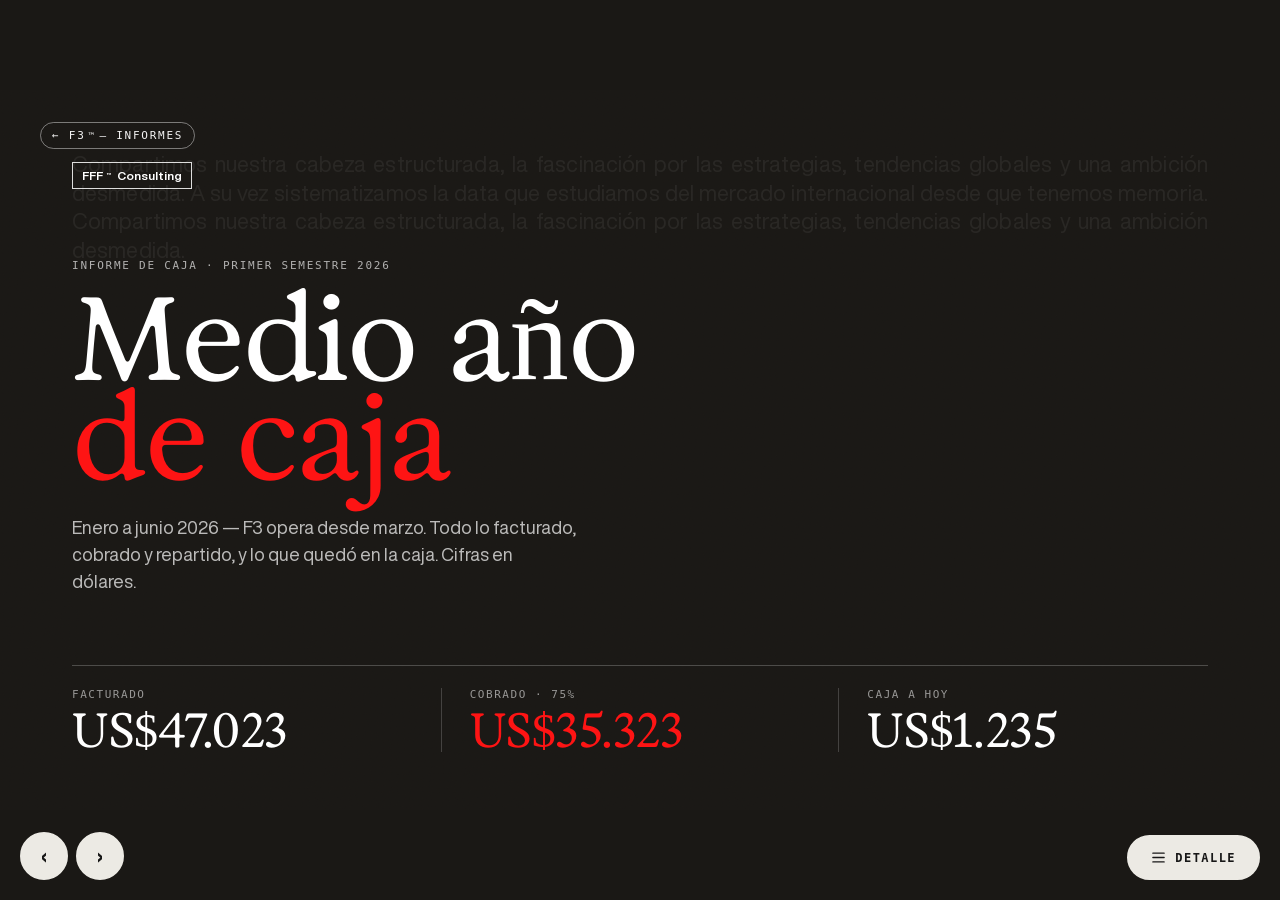
<file: semestre.html>
<!DOCTYPE html>
<html lang="es">
<head>
<meta charset="UTF-8">
<meta name="viewport" content="width=device-width, initial-scale=1">
<script>if(window.matchMedia('(max-width:700px)').matches){location.replace('semestre-scroll.html');}</script>
<title>Primer semestre · Enero–Junio 2026 · F3</title>
<link rel="stylesheet" href="deck-f3.css">
</head>
<body>
<deck-stage width="1280" height="720" no-rail>
<section data-label="Portada" data-screen-label="01">
    <div class="s ink">
      <div class="ghost" aria-hidden="true">Compartimos nuestra cabeza estructurada, la fascinación por las estrategias, tendencias globales y una ambición desmedida. A su vez sistematizamos la data que estudiamos del mercado internacional desde que tenemos memoria. Compartimos nuestra cabeza estructurada, la fascinación por las estrategias, tendencias globales y una ambición desmedida.</div>
      <a class="tl backhome" href="index.html" style="z-index:6">← F3<sup>™</sup> — Informes</a>
      <span class="br">Enero–Junio 2026 · privado</span>
      <div class="pad layer" style="display:flex;flex-direction:column;justify-content:space-between;padding-top:72px;padding-bottom:58px">
        <div class="boxlabel" style="align-self:flex-start;border-color:rgba(255,255,255,0.85);color:#fff">FFF<sup>™</sup>&nbsp;Consulting</div>
        <div>
          <div class="eyebrow" style="margin-bottom:18px">Informe de caja · primer semestre 2026</div>
          <h1 class="expo" style="font-size:118px;margin:0;color:#fff;line-height:0.84">Medio año<br><span class="acc">de caja</span></h1>
          <p style="max-width:46ch;margin:26px 0 0;font-size:18px;line-height:1.5;color:rgba(255,255,255,0.7)">Enero a junio 2026 — F3 opera desde marzo. Todo lo facturado, cobrado y repartido, y lo que quedó en la caja. Cifras en dólares.</p>
        </div>
        <div style="display:flex;border-top:1.5px solid rgba(255,255,255,0.22);padding-top:22px">
          <div style="flex:1;padding-right:28px">
            <div class="mono" style="font-size:11px;letter-spacing:0.14em;text-transform:uppercase;color:rgba(255,255,255,0.55)">Facturado</div>
            <div class="expo" style="font-size:48px;color:#fff;margin-top:8px">US$47.023</div>
          </div>
          <div style="flex:1;padding:0 28px;border-left:1px solid rgba(255,255,255,0.18)">
            <div class="mono" style="font-size:11px;letter-spacing:0.14em;text-transform:uppercase;color:rgba(255,255,255,0.55)">Cobrado · 75%</div>
            <div class="expo acc" style="font-size:48px;margin-top:8px">US$35.323</div>
          </div>
          <div style="flex:1;padding-left:28px;border-left:1px solid rgba(255,255,255,0.18)">
            <div class="mono" style="font-size:11px;letter-spacing:0.14em;text-transform:uppercase;color:rgba(255,255,255,0.55)">Caja a hoy</div>
            <div class="expo" style="font-size:48px;color:#fff;margin-top:8px">US$1.235</div>
          </div>
        </div>
      </div>
    </div>
  </section>

<section data-label="Resumen" data-screen-label="02">
    <div class="s paper">
      <span class="tl"><span class="slash">F3 /</span> Resumen</span>
      <span class="br">Enero–Junio 2026</span>
      <div class="pad layer" style="display:flex;flex-direction:column;justify-content:center;gap:0">
        <h2 class="stmt" style="font-size:var(--type-stmt);margin:0 0 36px">Resumen del semestre</h2>
        <div style="display:grid;grid-template-columns:repeat(3,1fr);gap:0;border-top:1.5px solid var(--border-strong);border-bottom:1.5px solid var(--border-strong)">
          <div style="padding:30px 30px 30px 0">
            <div class="kpi__l">Cobrado · Ene–Jun</div>
            <div class="kpi__v" style="font-size:66px">US$35.323</div>
            <div style="font-size:14px;color:var(--f3-gris-500);margin-top:10px">Lo que entró a la caja en el semestre</div>
          </div>
          <div style="padding:30px;border-left:1px solid var(--border-default)">
            <div class="kpi__l">Facturado · semestre</div>
            <div class="kpi__v" style="font-size:66px">US$47.023</div>
            <div style="font-size:14px;color:var(--f3-gris-500);margin-top:10px">75% ya entró; el resto en cuotas</div>
          </div>
          <div style="padding:30px 0 30px 30px;border-left:1px solid var(--border-default)">
            <div class="kpi__l">Saldo de caja al cierre</div>
            <div class="kpi__v acc" style="font-size:66px">US$4.874</div>
            <div style="font-size:14px;color:var(--f3-gris-500);margin-top:10px">Disponible al 30 de junio</div>
          </div>
        </div>
        <p class="note" style="margin:30px 0 0;max-width:none">El semestre <b>facturó US$47.023 y cobró US$35.323</b> (75%). Marzo marcó el pico y desde ahí los cobros vienen cayendo, mientras el reparto a socios y los fijos sostienen la salida. La caja cierra en US$4.874: sana, pero apoyada en el colchón inicial.</p>
      </div>
    </div>
  </section>

<section data-label="Evolución" data-screen-label="04">
    <div class="s ink">
      <span class="tl"><span class="slash">F3 /</span> Evolución</span>
      <span class="br">Cobros &amp; saldo · USD</span>
      <div class="pad layer" style="display:flex;flex-direction:column;justify-content:center;gap:26px">
        <div style="display:flex;align-items:flex-end;justify-content:space-between">
          <h2 class="stmt" style="font-size:var(--type-stmt);margin:0;color:#fff">Evolución mes a mes</h2>
          <div style="display:flex;gap:26px;font-family:var(--font-mono);font-size:12px;letter-spacing:0.1em;text-transform:uppercase;color:rgba(255,255,255,0.7)">
            <span style="display:flex;align-items:center;gap:8px"><span style="width:18px;height:4px;background:var(--accent);display:inline-block"></span>Cobros</span>
            <span style="display:flex;align-items:center;gap:8px"><span style="width:18px;height:0;border-top:2px dashed rgba(255,255,255,0.75);display:inline-block"></span>Saldo de caja</span>
          </div>
        </div>
        <div class="cmpchart">
          <svg viewBox="0 0 1136 360" preserveAspectRatio="xMidYMid meet" role="img" aria-label="Cobros y saldo, marzo a junio">
            <line class="gridline" x1="40" y1="40" x2="1100" y2="40"></line>
            <line class="gridline" x1="40" y1="113" x2="1100" y2="113"></line>
            <line class="gridline" x1="40" y1="186" x2="1100" y2="186"></line>
            <line class="gridline" x1="40" y1="259" x2="1100" y2="259"></line>
            <line class="axisbase" x1="40" y1="300" x2="1100" y2="300"></line>
            <polyline class="ln-sal" points="190,40 480,129 770,201 1060,245"></polyline>
            <polyline class="ln-cob" points="190,40 480,158 770,192 1060,290"></polyline>
            <circle class="pt-sal" cx="190" cy="40" r="7"></circle>
            <circle class="pt-sal" cx="480" cy="129" r="7"></circle>
            <circle class="pt-sal" cx="770" cy="201" r="7"></circle>
            <circle class="pt-sal" cx="1060" cy="245" r="7"></circle>
            <circle class="pt-cob" cx="480" cy="158" r="7"></circle>
            <circle class="pt-cob" cx="770" cy="192" r="7"></circle>
            <circle class="pt-cob" cx="1060" cy="290" r="7"></circle>
            <text class="vlab vlab-sal" x="190" y="26" text-anchor="middle">15.700</text>
            <text class="vlab vlab-sal" x="480" y="115" text-anchor="middle">10.995</text>
            <text class="vlab vlab-sal" x="770" y="187" text-anchor="middle">7.181</text>
            <text class="vlab vlab-sal" x="1060" y="231" text-anchor="middle">4.874</text>
            <text class="vlab vlab-cob" x="480" y="180" text-anchor="middle">9.450</text>
            <text class="vlab vlab-cob" x="770" y="214" text-anchor="middle">7.673</text>
            <text class="vlab vlab-cob" x="1060" y="278" text-anchor="middle">2.500</text>
            <text class="xlab" x="190" y="333" text-anchor="middle">Marzo</text>
            <text class="xlab" x="480" y="333" text-anchor="middle">Abril</text>
            <text class="xlab" x="770" y="333" text-anchor="middle">Mayo</text>
            <text class="xlab" x="1060" y="333" text-anchor="middle">Junio</text>
          </svg>
        </div>
        <p class="note" style="margin:0">Marzo entró alto (US$15.700) y la cobranza cayó todos los meses hasta US$2.500 en junio. El saldo bajó de US$15.700 a US$4.874: <b>el colchón de marzo, casi consumido</b>.</p>
      </div>
    </div>
  </section>

<section data-label="Canales" data-screen-label="08">
    <div class="s paper">
      <span class="tl"><span class="slash">F3 /</span> Cobros por canal</span>
      <span class="br">US$35.323 · Ene–Jun</span>
      <div class="pad layer" style="display:flex;flex-direction:column;justify-content:center;gap:22px">
        <h2 class="stmt" style="font-size:var(--type-stmt);margin:0">De dónde entró el dinero</h2>
        <div class="legend">
          <div class="lg"><span class="lg__nm">Mercury Wire <small style="color:var(--f3-gris-500);font-weight:400">· cuenta Cáscara</small></span><span class="lg__track"><span class="lg__fill acc" style="width:100%"></span></span><span class="lg__v num">US$6.700</span></div>
          <div class="lg"><span class="lg__nm">Efectivo / Cash</span><span class="lg__track"><span class="lg__fill" style="width:90%"></span></span><span class="lg__v num">US$6.000</span></div>
          <div class="lg"><span class="lg__nm">Dreamworld</span><span class="lg__track"><span class="lg__fill" style="width:85%"></span></span><span class="lg__v num">US$5.700</span></div>
          <div class="lg"><span class="lg__nm">Stripe / crypto</span><span class="lg__track"><span class="lg__fill" style="width:52%"></span></span><span class="lg__v num">US$3.500</span></div>
          <div class="lg"><span class="lg__nm">Brubank USD</span><span class="lg__track"><span class="lg__fill" style="width:52%"></span></span><span class="lg__v num">US$3.500</span></div>
          <div class="lg"><span class="lg__nm">lemon</span><span class="lg__track"><span class="lg__fill" style="width:36%"></span></span><span class="lg__v num">US$2.423</span></div>
          <div class="lg"><span class="lg__nm">Otros · Binance, Galicia, Qualita…</span><span class="lg__track"><span class="lg__fill" style="width:100%"></span></span><span class="lg__v num">US$7.500</span></div>
        </div>
        <p class="note" style="margin:0">La columna vertebral del cobro son <b>Mercury (cuenta Cáscara)</b> y el <b>efectivo</b>, con Dreamworld cerca. En el segundo trimestre aparecen <b>lemon, Brubank y Stripe</b> como vías nuevas: más diversidad de canales, más comisiones chicas a vigilar.</p>
      </div>
    </div>
  </section>

<section data-label="Cajas" data-screen-label="09">
    <div class="s paper">
      <span class="tl"><span class="slash">F3 /</span> Cajas de socios</span>
      <span class="br">Saldos a hoy · julio</span>
      <div class="pad layer" style="display:flex;flex-direction:column;justify-content:center;gap:26px">
        <h2 class="stmt" style="font-size:var(--type-stmt);margin:0">Dónde está hoy la plata</h2>
        <div class="cajas">
          <div class="caja">
            <div class="caja__hd"><span class="caja__nm">Facu</span><span class="mono" style="font-size:11px;color:var(--f3-gris-400)">Cuenta operativa</span></div>
            <div class="caja__v num">US$1.234</div>
            <div style="display:flex;flex-direction:column;gap:7px;margin-top:auto">
              <div class="caja__row"><span>Rol</span><span>Caja principal de F3</span></div>
            </div>
          </div>
          <div class="caja">
            <div class="caja__hd"><span class="caja__nm">Franco</span><span class="mono" style="font-size:11px;color:var(--f3-gris-400)">Cobros efectivo</span></div>
            <div class="caja__v num">US$0</div>
            <div style="display:flex;flex-direction:column;gap:7px;margin-top:auto">
              <div class="caja__row"><span>Estado</span><span>Repartido · en cero</span></div>
            </div>
          </div>
        </div>
        <p class="note" style="margin:0">El semestre cerró en <b>US$4.874</b>, pero <b>tras los pagos fijos de julio</b> (US$3.639) la caja operativa quedó hoy en <b>≈US$1.235</b>, casi toda en la cuenta de Facu. El detalle día a día vive en la planilla y en el contador en vivo del inicio.</p>
      </div>
    </div>
  </section>

<section data-label="Fijos y reparto" data-screen-label="10">
    <div class="s paper">
      <span class="tl"><span class="slash">F3 /</span> Egresos &amp; reparto</span>
      <span class="br">Estructura de salida</span>
      <div class="pad layer" style="display:grid;grid-template-columns:1fr 1fr;gap:54px;align-items:center">
        <div>
          <h2 class="stmt" style="font-size:38px;margin:0 0 22px">Egresos fijos</h2>
          <div class="dlist">
            <div class="drow"><span class="drow__n">Teo <small>equipo</small></span><span class="drow__v num">US$1.000<span style="font-size:13px;color:var(--f3-gris-500)">/mes</span></span></div>
            <div class="drow"><span class="drow__n">Lola <small>equipo</small></span><span class="drow__v num">US$1.300–1.500</span></div>
            <div class="drow"><span class="drow__n">Anto <small>admin</small></span><span class="drow__v num">US$150<span style="font-size:13px;color:var(--f3-gris-500)">/mes</span></span></div>
            <div class="drow"><span class="drow__n">Contenido <small>Azu · Milo</small></span><span class="drow__v num">variable</span></div>
            <div class="drow"><span class="drow__n">Pauta <small>may · jun</small></span><span class="drow__v num">US$519<span style="font-size:13px;color:var(--f3-gris-500)">/mes</span></span></div>
          </div>
        </div>
        <div>
          <h2 class="stmt" style="font-size:38px;margin:0 0 16px">El reparto</h2>
          <p class="note" style="margin:0 0 22px">Regla de la casa: <b>lo que queda después de los fijos se reparte en partes iguales</b>. En el semestre salieron <b>≈US$23.005</b> a socios, con el grueso ejecutado en <b>abril</b> (reparto de lo cerrado en marzo).</p>
          <div class="eyebrow" style="margin-bottom:12px">Reparto de abril · USD</div>
          <div style="display:flex;flex-wrap:wrap;gap:10px">
            <span class="redact num">Facu&nbsp;&nbsp;3.810</span>
            <span class="redact num">Franco&nbsp;&nbsp;3.810</span>
            <span class="redact num">Fede&nbsp;&nbsp;3.500</span>
            <span class="redact num">Mateo&nbsp;&nbsp;2.000</span>
            <span class="redact acc num">Teo&nbsp;&nbsp;1.000</span>
          </div>
        </div>
      </div>
    </div>
  </section>

<section data-label="La lectura" data-screen-label="12">
    <div class="s red">
      <div class="scrim" aria-hidden="true" style="z-index:1;background-image:url(&quot;data:image/svg+xml;utf8,<svg xmlns='http://www.w3.org/2000/svg' width='140' height='140'><filter id='n'><feTurbulence type='fractalNoise' baseFrequency='0.85' numOctaves='2' stitchTiles='stitch'/></filter><rect width='100%25' height='100%25' filter='url(%23n)' opacity='0.55'/></svg>&quot;);background-size:140px 140px;mix-blend-mode:overlay;opacity:0.22"></div>
      <span class="tl" style="color:rgba(255,255,255,0.85)">FFF<sup>™</sup> — Cierre</span>
      <span class="br" style="color:rgba(255,255,255,0.85)">Semestre 2026 · privado</span>
      <div class="pad layer" style="display:flex;flex-direction:column;justify-content:center">
        <div class="eyebrow" style="margin-bottom:16px;color:rgba(255,255,255,0.82)">La lectura del semestre</div>
        <h2 class="expo" style="font-size:88px;margin:0;color:#fff;line-height:0.86;max-width:14ch">Arrancó fuerte, se fue ajustando</h2>
        <p class="note" style="margin:28px 0 0;max-width:68ch;font-size:17px">Medio año de operación: <b>US$47.023 facturados</b>, <b>US$35.323 cobrados</b> (75%). El pico fue marzo y desde ahí la cobranza cae mes a mes hasta el piso de junio (US$2.500). El <b>76% de la salida</b> son retiros de socios. El saldo cierra en <b>US$4.874</b> — y con julio ya en ≈US$1.235. La prioridad del segundo semestre es clara: <b>recomponer la cobranza</b> y sostener nuevos cierres.</p>
        <div style="display:flex;gap:10px;margin-top:28px">
          <span class="redact" style="background:#fff;color:var(--accent)">Recomponer cobranza</span>
          <span class="redact" style="background:#fff;color:var(--accent)">Nuevos cierres</span>
          <span class="redact" style="background:var(--f3-negro);color:#fff">Vigilar la salida</span>
        </div>
      </div>
    </div>
  </section>

</deck-stage>

<!-- ===== Detalle: botón + modal con todo el detalle numérico ===== -->
<div class="nav-btns">
  <button class="nav-b" aria-label="Slide anterior" onclick="document.querySelector('deck-stage').prev()">‹</button>
  <button class="nav-b" aria-label="Slide siguiente" onclick="document.querySelector('deck-stage').next()">›</button>
</div>
<button class="dt-btn" id="dtBtn" onclick="document.getElementById('dt').classList.add('open');document.getElementById('dtbg').classList.add('open');">
  <svg viewBox="0 0 24 24" fill="none" stroke="currentColor" stroke-width="2.2" stroke-linecap="round" stroke-linejoin="round"><path d="M3 5h18"></path><path d="M3 12h18"></path><path d="M3 19h18"></path></svg>
  Detalle
</button>
<div class="dt-bg" id="dtbg" onclick="document.getElementById('dt').classList.remove('open');this.classList.remove('open');"></div>
<div class="dt" id="dt" role="dialog" aria-modal="true" aria-label="Detalle del semestre">
  <div class="dt__head">
    <div>
      <div class="dt__title">Detalle · Semestre 2026</div>
      <div class="dt__sub">Enero–Junio · USD · tal como figura en la planilla F3</div>
    </div>
    <button class="dt__x" aria-label="Cerrar" onclick="document.getElementById('dt').classList.remove('open');document.getElementById('dtbg').classList.remove('open');">×</button>
  </div>
  <div class="dt__body">
    <div class="dt-grid">
      <div class="dtcard">
        <div class="dtcard__top"><span class="dtcard__m">Marzo</span><span class="dtcard__saldo num"><small>Saldo final</small>US$15.700</span></div>
        <div class="dtcard__row"><span>Facturado</span><b class="num">US$25.900</b></div>
        <div class="dtcard__row"><span>Cobrado</span><b class="num">US$15.700</b></div>
        <div class="dtcard__row"><span>% cobrado</span><b class="num">61%</b></div>
        <div class="dtcard__row"><span>Pagos del mes</span><b class="num">US$0</b></div>
      </div>
      <div class="dtcard">
        <div class="dtcard__top"><span class="dtcard__m">Abril</span><span class="dtcard__saldo num"><small>Saldo final</small>US$10.995</span></div>
        <div class="dtcard__row"><span>Saldo inicial</span><b class="num">US$15.700</b></div>
        <div class="dtcard__row"><span>Cobrado</span><b class="num">US$9.450</b></div>
        <div class="dtcard__row"><span>Reparto a socios</span><b class="num">US$14.120</b></div>
        <div class="dtcard__row"><span>Comisiones</span><b class="num">US$36</b></div>
      </div>
      <div class="dtcard">
        <div class="dtcard__top"><span class="dtcard__m">Mayo</span><span class="dtcard__saldo num"><small>Saldo final</small>US$7.181</span></div>
        <div class="dtcard__row"><span>Saldo inicial</span><b class="num">US$10.995</b></div>
        <div class="dtcard__row"><span>Cobrado</span><b class="num">US$7.673</b></div>
        <div class="dtcard__row"><span>Pagos del mes</span><b class="num">US$11.487</b></div>
        <div class="dtcard__row"><span>Contenido + comisiones</span><b class="num">US$822</b></div>
      </div>
      <div class="dtcard">
        <div class="dtcard__top"><span class="dtcard__m">Junio</span><span class="dtcard__saldo num"><small>Saldo final</small>US$4.874</span></div>
        <div class="dtcard__row"><span>Saldo inicial</span><b class="num">US$7.181</b></div>
        <div class="dtcard__row"><span>Cobrado</span><b class="num">US$2.500</b></div>
        <div class="dtcard__row"><span>Pagos del mes</span><b class="num">US$4.807</b></div>
        <div class="dtcard__row"><span>Contenido + com. + pauta</span><b class="num">US$1.527</b></div>
      </div>
      <div class="dtcard tot">
        <div class="dtcard__top"><span class="dtcard__m">Semestre</span><span class="dtcard__saldo num"><small>Saldo final</small>US$4.874</span></div>
        <div class="dtcard__row"><span>Cobrado total</span><b class="num">US$35.323</b></div>
        <div class="dtcard__row"><span>Facturado total</span><b class="num">US$47.023</b></div>
        <div class="dtcard__row"><span>Salida total</span><b class="num">≈US$30.449</b></div>
        <div class="dtcard__row"><span>Reparto a socios</span><b class="num">≈US$23.005</b></div>
      </div>
    </div>
    <p class="dt-note"><b>Cobrado</b> = lo que entró a la caja por ventas. <b>Saldo final</b> = saldo inicial + cobros − pagos. Enero y febrero van en cero: F3 opera desde marzo. El reparto de marzo se ejecutó en abril. Las cifras de salida y reparto se redondean (≈) porque la planilla mezcla retiros parciales por socio.</p>
  </div>
</div>
<script>document.addEventListener('keydown',function(e){if(e.key==='Escape'){document.getElementById('dt').classList.remove('open');document.getElementById('dtbg').classList.remove('open');}});</script>



<script src="deck-stage.js"></script>
<script src="deck-ui.js"></script>
</body>
</html>
</file>
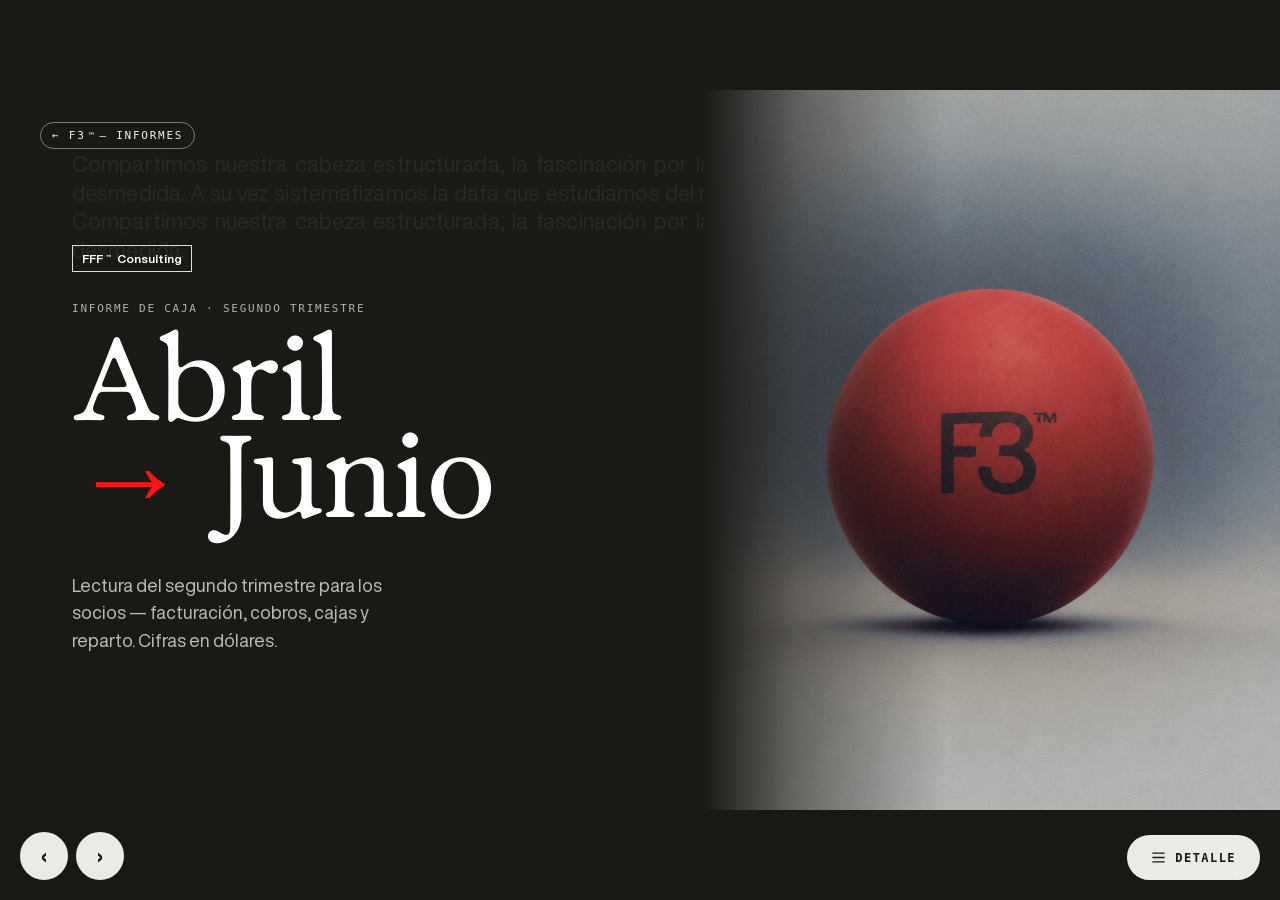
<file: trimestre-scroll.html>
<!DOCTYPE html>
<html lang="es">
<head>
<meta charset="UTF-8">
<meta name="viewport" content="width=device-width, initial-scale=1.0">
<script>if(window.matchMedia('(min-width:701px)').matches){location.replace('trimestre.html');}</script>
<title>Segundo trimestre · F3 · Abr–Jun 2026</title>

<link rel="stylesheet" href="_ds/fff-consulting-f3-design-system-d499a412-2866-40d3-b0f6-82f96ce14326/tokens/fonts.css">
<link rel="stylesheet" href="_ds/fff-consulting-f3-design-system-d499a412-2866-40d3-b0f6-82f96ce14326/tokens/colors.css">
<link rel="stylesheet" href="_ds/fff-consulting-f3-design-system-d499a412-2866-40d3-b0f6-82f96ce14326/tokens/typography.css">

<style>
  @font-face { font-family:"Helvetica Now Display"; src:url("assets/fonts/HelveticaNowDisplay-Regular.woff2") format("woff2"); font-weight:400; font-style:normal; font-display:swap; }
  @font-face { font-family:"Helvetica Now Display"; src:url("assets/fonts/HelveticaNowDisplay-Medium.woff2") format("woff2"); font-weight:500; font-style:normal; font-display:swap; }
  @font-face { font-family:"Helvetica Now Display"; src:url("assets/fonts/HelveticaNowDisplay-Bold.woff2") format("woff2"); font-weight:700; font-style:normal; font-display:swap; }
  @font-face { font-family:"Helvetica Now Display"; src:url("assets/fonts/HelveticaNowDisplay-Black.woff2") format("woff2"); font-weight:900; font-style:normal; font-display:swap; }

  *{ box-sizing:border-box; margin:0; padding:0; }
  :root{
    --ink:var(--f3-negro); --red:var(--f3-acento); --paper:var(--f3-paper); --muted:var(--f3-gris-500);
    --line:#B6B4AC; --soft:#F4F2EC; --faint:var(--f3-gris-400);
  }
  html{ scroll-behavior:smooth; }
  html, body{ overflow-x:hidden; overscroll-behavior-x:none; max-width:100%; }
  body{ background:#3a3a3a; color:var(--ink);
    font-family:"Helvetica Now Display","Helvetica Neue",Helvetica,Arial,sans-serif; -webkit-font-smoothing:antialiased; }
  .em{ font-family:var(--font-display); font-style:normal; font-weight:400; }
  .num{ font-variant-numeric:tabular-nums; font-feature-settings:"tnum"; }

  .app{ max-width:560px; margin:0 auto; min-height:100vh; background:var(--paper); position:relative; }
  /* grain */
  .app::before{ content:""; position:absolute; inset:0; pointer-events:none; z-index:0;
    background-image:url("data:image/svg+xml;utf8,<svg xmlns='http://www.w3.org/2000/svg' width='140' height='140'><filter id='n'><feTurbulence type='fractalNoise' baseFrequency='0.85' numOctaves='2' stitchTiles='stitch'/></filter><rect width='100%25' height='100%25' filter='url(%23n)' opacity='0.55'/></svg>");
    background-size:140px 140px; mix-blend-mode:multiply; opacity:0.04; }
  section{ padding:40px 30px; border-bottom:1.5px solid var(--line); position:relative; z-index:1; }
  section:last-child{ border-bottom:none; }

  .kicker{ display:flex; align-items:center; gap:12px; font-family:var(--font-mono); font-size:11px; font-weight:700; letter-spacing:.16em; text-transform:uppercase; color:var(--red); }
  .kicker::before{ content:""; width:22px; height:3px; background:var(--red); }

  /* hero */
  .hero{ background:var(--f3-ink-warm); color:#fff; padding:44px 30px 46px; border-bottom:none; }
  .hero .kicker{ color:var(--red); }
  .hero__wm{ height:40px; margin-bottom:26px; display:block; }
  .hero h1{ font-size:46px; font-weight:900; letter-spacing:-0.03em; line-height:.96; margin-top:16px; }
  .hero h1 .em{ font-weight:400; }
  .hero__saldo{ margin-top:32px; padding-top:24px; border-top:1px solid rgba(255,255,255,.22); }
  .hero__saldo .l{ font-family:var(--font-mono); font-size:11px; font-weight:700; text-transform:uppercase; letter-spacing:.12em; color:rgba(255,255,255,.66); }
  .hero__fig{ font-family:var(--font-display); font-size:62px; line-height:.9; margin-top:10px; }
  .hero__fig .red{ color:var(--red); }
  .hero__arc{ font-size:15px; color:rgba(255,255,255,.7); margin-top:12px; line-height:1.5; }

  h2{ font-size:28px; font-weight:900; letter-spacing:-0.02em; line-height:1.08; margin-top:14px; text-wrap:balance; }
  h2 .em{ font-weight:400; color:var(--red); }

  /* funnel */
  .funnel{ display:flex; flex-direction:column; gap:10px; margin-top:24px; }
  .frow{ border:2px solid var(--ink); background:var(--soft); padding:20px 22px; display:flex; align-items:center; justify-content:space-between; gap:14px; border-radius:16px; }
  .frow.key{ background:var(--red); color:#fff; border-color:var(--red); }
  .frow__l{ font-family:var(--font-mono); font-size:12px; font-weight:700; text-transform:uppercase; letter-spacing:.08em; color:var(--muted); }
  .frow.key .frow__l{ color:rgba(255,255,255,.82); }
  .frow__v{ font-family:var(--font-display); font-size:33px; color:var(--ink); line-height:1; }
  .frow.key .frow__v{ color:#fff; }
  .frow__op{ text-align:center; font-family:var(--font-mono); font-size:12px; letter-spacing:.08em; text-transform:uppercase; color:var(--faint); margin:-2px 0; }
  .note{ font-size:14px; color:var(--muted); line-height:1.55; margin-top:18px; padding:14px 18px; border:1.5px solid var(--line); background:var(--soft); border-radius:14px; }
  .note b{ color:var(--ink); font-weight:700; }

  /* donut */
  .donutblock{ display:flex; flex-direction:column; align-items:center; margin-top:26px; }
  .donut{ width:228px; height:228px; border-radius:50%; position:relative; flex:0 0 auto; }
  .donut::after{ content:""; position:absolute; inset:44px; background:var(--paper); border-radius:50%; }
  .donut__c{ position:absolute; inset:0; display:flex; flex-direction:column; align-items:center; justify-content:center; z-index:1; }
  .donut__c b{ font-family:var(--font-display); font-size:27px; color:var(--ink); line-height:1; }
  .donut__c span{ font-family:var(--font-mono); font-size:11px; font-weight:700; text-transform:uppercase; letter-spacing:.12em; color:var(--muted); margin-top:5px; }
  .legend{ display:flex; flex-direction:column; gap:15px; width:100%; margin-top:30px; }
  .lg{ display:flex; align-items:baseline; gap:12px; }
  .lg__dot{ width:13px; height:13px; flex:0 0 auto; position:relative; top:3px; border-radius:4px; }
  .lg__nm{ font-size:16px; font-weight:700; line-height:1.2; }
  .lg__nm small{ display:block; font-size:13px; font-weight:400; color:var(--muted); margin-top:3px; font-variant-numeric:tabular-nums; }
  .lg__sp{ flex:1; }
  .lg__pc{ font-family:var(--font-display); font-size:28px; color:var(--ink); line-height:1; }

  /* pulse bars */
  .legend-mini{ display:flex; gap:22px; margin-top:18px; font-size:13px; color:var(--muted); font-weight:500; }
  .legend-mini i{ display:inline-block; width:12px; height:12px; margin-right:7px; vertical-align:middle; }
  .legend-mini .si{ background:var(--red); }
  .legend-mini .so{ background:transparent; border:1.5px solid var(--ink); }
  .pulse{ display:flex; align-items:flex-end; gap:18px; height:206px; margin-top:16px; border-bottom:2px solid var(--ink); }
  .pcol{ flex:1; display:flex; flex-direction:column; align-items:center; justify-content:flex-end; height:100%; }
  .pcol__pair{ display:flex; gap:7px; align-items:flex-end; justify-content:center; height:100%; width:100%; }
  .pbar{ width:46%; border-radius:6px 6px 0 0; }
  .pbar.in{ background:var(--red); }
  .pbar.out{ background:transparent; border:1.5px solid var(--ink); border-bottom:none; }
  .pcap{ display:flex; margin-top:12px; }
  .pcap .pcol{ font-size:14px; color:var(--muted); font-weight:700; height:auto; }
  .pcap .pcol b{ display:block; font-family:var(--font-display); font-weight:400; color:var(--ink); font-size:17px; margin-bottom:3px; }

  /* big stat block */
  .hero.signal{ background:var(--red); }
  .hero.signal .kicker{ color:#fff; }
  .hero.signal .kicker::before{ background:#fff; }
  .bigpct{ font-family:var(--font-display); font-size:92px; line-height:.84; color:#fff; margin-top:10px; }
  .strip{ display:flex; flex-direction:column; gap:0; margin-top:24px; }
  .stripitem{ display:flex; align-items:baseline; justify-content:space-between; gap:12px; padding:14px 0; border-bottom:1px solid rgba(255,255,255,.24); }
  .stripitem:last-child{ border-bottom:none; }
  .stripitem .l{ font-size:15px; color:rgba(255,255,255,.85); }
  .stripitem .v{ font-family:var(--font-display); font-size:30px; color:#fff; }

  /* partner rows */
  .partners{ display:flex; flex-direction:column; gap:0; margin-top:24px; }
  .prow{ display:flex; align-items:baseline; justify-content:space-between; padding:15px 0; border-bottom:1.5px solid var(--line); }
  .prow .nm{ font-size:18px; font-weight:700; }
  .prow .nm small{ font-weight:400; color:var(--muted); font-size:13px; margin-left:8px; }
  .prow .v{ font-family:var(--font-display); font-size:27px; color:var(--ink); }
  .prow.sub .nm{ font-family:var(--font-mono); font-size:12px; font-weight:700; text-transform:uppercase; letter-spacing:.08em; color:var(--muted); }
  .prow.sub .v{ font-size:22px; color:var(--ink); }

  /* cajas mini cards */
  .cajarow{ display:grid; grid-template-columns:repeat(2,1fr); gap:10px; margin-top:24px; }
  .cajabox{ border:2px solid var(--ink); padding:18px 18px 16px; border-radius:14px; }
  .cajabox .nm{ font-family:var(--font-display); font-size:23px; }
  .cajabox .v{ font-family:var(--font-display); font-size:30px; color:var(--red); margin-top:8px; line-height:1; }
  .cajabox .s{ font-family:var(--font-mono); font-size:9px; font-weight:700; text-transform:uppercase; letter-spacing:.1em; color:var(--muted); margin-top:8px; }

  /* closing */
  .close{ background:var(--f3-ink-warm); color:var(--paper); border-bottom:none; }
  .close .kicker{ color:var(--red); }
  .close h2{ color:#fff; font-size:32px; }
  .close h2 .em{ color:#fff; }
  .close p{ font-size:16px; color:rgba(255,255,255,.74); line-height:1.6; margin-top:18px; }
  .close p b{ color:#fff; }
  .backlink{ display:inline-flex; align-items:center; gap:9px; margin-top:28px; font-family:var(--font-mono); font-size:12px; font-weight:700; letter-spacing:.08em; text-transform:uppercase;
    color:#fff; border:1.5px solid rgba(255,255,255,.4); padding:13px 22px; text-decoration:none; transition:background .15s, color .15s; border-radius:999px; }
  .backlink:hover{ background:#fff; color:var(--ink); }

  .tag{ display:inline-block; font-family:var(--font-mono); font-size:10px; font-weight:700; color:var(--red); border:1.5px solid var(--red);
    padding:3px 9px; letter-spacing:.08em; text-transform:uppercase; vertical-align:middle; margin-left:8px; }
</style>
</head>
<body>
<div class="app">

  <!-- HERO -->
  <section class="hero">
    <img class="hero__wm" src="assets/logos/logo-principal-blanco.svg" alt="F3">
    <div class="kicker">Segundo trimestre · Abril–Junio 2026</div>
    <h1>Tres meses, una <span class="em">misma caja</span></h1>
    <div class="hero__saldo">
      <div class="l">El saldo, de punta a punta</div>
      <div class="hero__fig num">US$15.700 <span class="red">→</span> US$4.874</div>
      <div class="hero__arc">En dólares. Arrancamos el trimestre con el colchón de marzo y lo terminamos de consumir con el reparto a socios y los fijos.</div>
    </div>
  </section>

  <!-- 01 · FUNNEL -->
  <section>
    <div class="kicker">01 · Los números</div>
    <h2>Casi todo lo cerrado <span class="em">entró a la caja</span></h2>
    <div class="funnel">
      <div class="frow"><span class="frow__l">Facturado · Abr–Jun</span><span class="frow__v num">US$21.123</span></div>
      <div class="frow__op">de eso entró</div>
      <div class="frow key"><span class="frow__l">Cobrado en el trimestre</span><span class="frow__v num">US$19.623</span></div>
      <div class="frow__op">+ quedó</div>
      <div class="frow"><span class="frow__l">Por cobrar (cuotas)</span><span class="frow__v num">US$1.500</span></div>
    </div>
    <p class="note"><b>Facturado = cobrado + cuotas pendientes.</b> En el Q2 la brecha es chica: casi todo lo cerrado entró en el mes. Lo único en cuotas es la parte de Sofía que quedó pendiente en junio.</p>
  </section>

  <!-- 02 · DONUT CANALES -->
  <section>
    <div class="kicker">02 · De dónde vino la caja</div>
    <h2>Un cobro más <span class="em">repartido</span></h2>
    <div class="donutblock">
      <div class="donut" style="background:conic-gradient(var(--f3-acento) 0 29%, var(--f3-negro) 29% 47%, var(--f3-gris-700) 47% 65%, var(--f3-gris-medio) 65% 80%, var(--f3-gris-400) 80% 100%);">
        <div class="donut__c"><b class="num">US$19,6k</b><span>Cobrado</span></div>
      </div>
      <div class="legend">
        <div class="lg"><span class="lg__dot" style="background:var(--f3-acento)"></span><span class="lg__nm">Dreamworld<small>US$5.700 · abril</small></span><span class="lg__sp"></span><span class="lg__pc num">29%</span></div>
        <div class="lg"><span class="lg__dot" style="background:var(--f3-negro)"></span><span class="lg__nm">Stripe / crypto<small>US$3.500</small></span><span class="lg__sp"></span><span class="lg__pc num">18%</span></div>
        <div class="lg"><span class="lg__dot" style="background:var(--f3-gris-700)"></span><span class="lg__nm">Brubank USD<small>US$3.500</small></span><span class="lg__sp"></span><span class="lg__pc num">18%</span></div>
        <div class="lg"><span class="lg__dot" style="background:var(--f3-gris-medio)"></span><span class="lg__nm">Efectivo / Cash<small>US$3.000</small></span><span class="lg__sp"></span><span class="lg__pc num">15%</span></div>
        <div class="lg"><span class="lg__dot" style="background:var(--f3-gris-400)"></span><span class="lg__nm">Otros · lemon, Qualita<small>US$3.923</small></span><span class="lg__sp"></span><span class="lg__pc num">20%</span></div>
      </div>
    </div>
  </section>

  <!-- 03 · DONUT SALIDA -->
  <section>
    <div class="kicker">03 · En qué se fue</div>
    <h2>La caja sale, sobre todo, <span class="em">a los socios</span></h2>
    <div class="donutblock">
      <div class="donut" style="background:conic-gradient(var(--f3-acento) 0 75%, var(--f3-negro) 75% 92%, var(--f3-gris-medio) 92% 100%);">
        <div class="donut__c"><b class="num">≈US$30k</b><span>Salió</span></div>
      </div>
      <div class="legend">
        <div class="lg"><span class="lg__dot" style="background:var(--f3-acento)"></span><span class="lg__nm">Reparto a socios<small>≈US$23.005</small></span><span class="lg__sp"></span><span class="lg__pc num">76%</span></div>
        <div class="lg"><span class="lg__dot" style="background:var(--f3-negro)"></span><span class="lg__nm">Equipo fijo · Teo, Lola, Anto<small>≈US$5.100</small></span><span class="lg__sp"></span><span class="lg__pc num">17%</span></div>
        <div class="lg"><span class="lg__dot" style="background:var(--f3-gris-medio)"></span><span class="lg__nm">Contenido y comisiones<small>≈US$2.345</small></span><span class="lg__sp"></span><span class="lg__pc num">8%</span></div>
      </div>
    </div>
  </section>

  <!-- 04 · PULSE -->
  <section>
    <div class="kicker">04 · El pulso, mes a mes</div>
    <h2>Caja que entra, caja que sale</h2>
    <div class="legend-mini"><span><i class="si"></i>Entró</span><span><i class="so"></i>Salió</span></div>
    <div class="pulse">
      <div class="pcol"><div class="pcol__pair"><div class="pbar in" style="height:67%"></div><div class="pbar out" style="height:100%"></div></div></div>
      <div class="pcol"><div class="pcol__pair"><div class="pbar in" style="height:54%"></div><div class="pbar out" style="height:81%"></div></div></div>
      <div class="pcol"><div class="pcol__pair"><div class="pbar in" style="height:18%"></div><div class="pbar out" style="height:34%"></div></div></div>
    </div>
    <div class="pcap">
      <div class="pcol"><b>9.450</b>Abril</div>
      <div class="pcol"><b>7.673</b>Mayo</div>
      <div class="pcol"><b>2.500</b>Junio</div>
    </div>
    <p class="note">Los tres meses <b>sale más de lo que entra</b>. Abril marca el pico de salida (el gran reparto de socios); junio es el piso de la cobranza. Por eso el saldo baja de US$10.995 a US$4.874.</p>
  </section>

  <!-- 05 · SIGNAL -->
  <section class="hero signal">
    <div class="kicker">05 · El dato del trimestre</div>
    <div class="bigpct num">−74%</div>
    <h1 style="font-size:24px;margin-top:16px;color:#fff;">Cayeron los <span class="em">cobros</span> de abril a junio</h1>
    <div class="strip">
      <div class="stripitem"><span class="l">Cobros de abril</span><span class="v num">US$9.450</span></div>
      <div class="stripitem"><span class="l">Cobros de junio</span><span class="v num">US$2.500</span></div>
      <div class="stripitem"><span class="l">Cobrado en el trimestre</span><span class="v num">US$19.623</span></div>
    </div>
  </section>

  <!-- 06 · CAJAS -->
  <section>
    <div class="kicker">06 · Las cajas · a hoy (julio)</div>
    <h2>Dónde está hoy <span class="em">la plata</span></h2>
    <div class="cajarow">
      <div class="cajabox"><div class="nm">Facu</div><div class="v num">US$1.234</div><div class="s">Cuenta operativa</div></div>
      <div class="cajabox"><div class="nm">Franco</div><div class="v num">US$0</div><div class="s">Repartido</div></div>
    </div>
    <p class="note">El trimestre cerró en <b>US$4.874</b>, pero tras los <b>pagos fijos de julio</b> (US$3.639) la caja operativa quedó hoy en <b>≈US$1.235</b>, casi toda en la cuenta de Facu.</p>
  </section>

  <!-- 07 · SOCIOS / REPARTO -->
  <section>
    <div class="kicker">07 · Socios y equipo</div>
    <h2>El reparto del <span class="em">trimestre</span></h2>
    <div class="partners">
      <div class="prow"><span class="nm">Facu <small>abril</small></span><span class="v num">US$3.810</span></div>
      <div class="prow"><span class="nm">Franco <small>abril</small></span><span class="v num">US$3.810</span></div>
      <div class="prow"><span class="nm">Fede <small>abril</small></span><span class="v num">US$3.500</span></div>
      <div class="prow"><span class="nm">Mateo <small>abril</small></span><span class="v num">US$2.000</span></div>
      <div class="prow sub"><span class="nm">Subtotal socios · Q2</span><span class="v num">≈US$23.005</span></div>
      <div class="prow sub"><span class="nm">Equipo · Teo, Lola, Anto</span><span class="v num">≈US$5.100</span></div>
    </div>
    <p class="note">Regla de la casa: <b>lo que queda después de los fijos se reparte en partes iguales</b>. El grueso se ejecutó en abril (reparto de lo cerrado en marzo); mayo y junio sumaron retiros más chicos. Teo, Lola y Anto son equipo, no socios.</p>
  </section>

  <!-- CIERRE -->
  <section class="close">
    <div class="kicker">La lectura</div>
    <h2>Cierra ajustada y la cobranza <span class="em">no repunta</span></h2>
    <p>El saldo cierra en <b>US$4.874</b> y, con los pagos de julio, la caja operativa ya está en <b>≈US$1.235</b>. Los cobros caen <b>−74%</b> (de US$9.450 en abril a US$2.500 en junio) y el <b>76% de la salida</b> son retiros de socios. El foco del próximo trimestre es <b>acelerar la cobranza de cuotas</b> y sumar nuevos cierres para recomponer la caja.</p>
    <a class="backlink" href="index.html">← Volver a los informes</a>
  </section>

</div>
</body>
</html>
</file>
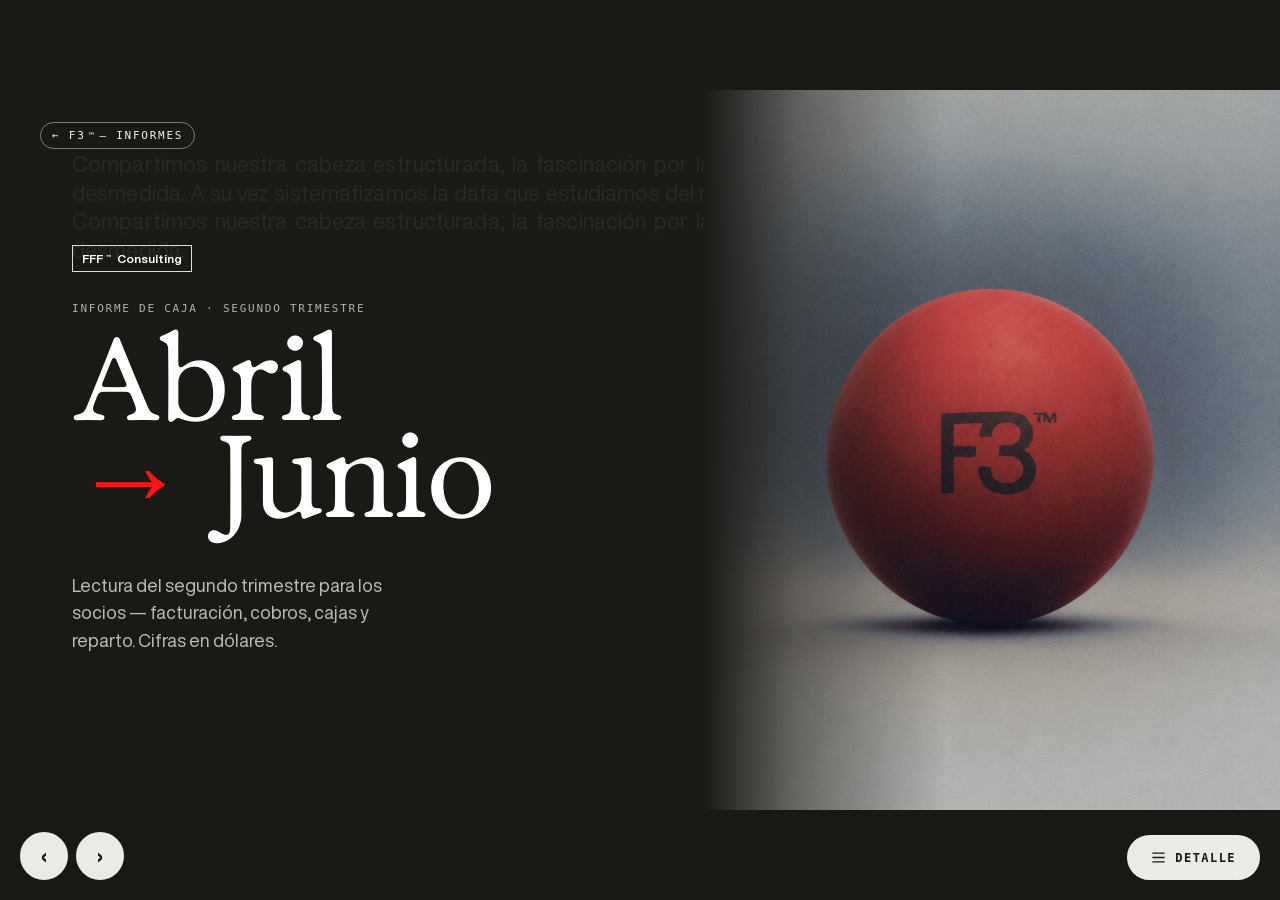
<file: trimestre.html>
<!DOCTYPE html>
<html lang="es">
<head>
<meta charset="UTF-8">
<meta name="viewport" content="width=device-width, initial-scale=1">
<script>if(window.matchMedia('(max-width:700px)').matches){location.replace('trimestre-scroll.html');}</script>
<title>Trimestre · Abril–Junio 2026 · F3</title>
<link rel="stylesheet" href="deck-f3.css">
</head>
<body>
<deck-stage width="1280" height="720" no-rail>
<section data-label="Portada" data-screen-label="01">
    <div class="s ink">
      <div class="ghost" aria-hidden="true">Compartimos nuestra cabeza estructurada, la fascinación por las estrategias, tendencias globales y una ambición desmedida. A su vez sistematizamos la data que estudiamos del mercado internacional desde que tenemos memoria. Compartimos nuestra cabeza estructurada, la fascinación por las estrategias, tendencias globales y una ambición desmedida.</div>
      <div style="position:absolute;top:0;right:0;bottom:0;width:45%;overflow:hidden;z-index:1">
        <img class="photo" src="assets/photography/red-ball-hero.jpg" alt="F3 — la marca como objeto" style="object-position:50% 46%">
        <div class="scrim" style="background:linear-gradient(90deg, var(--f3-ink-warm) 0%, rgba(26,24,21,0.5) 16%, rgba(26,24,21,0) 42%)"></div>
      </div>
      <a class="tl backhome" href="index.html" style="z-index:6">← F3<sup>™</sup> — Informes</a>
      <span class="br">ESTD ID: SM-2026</span>
      <div class="pad layer" style="display:flex;flex-direction:column;justify-content:center;padding-right:52%">
        <div class="boxlabel" style="align-self:flex-start;margin-bottom:30px;border-color:rgba(255,255,255,0.85);color:#fff">FFF<sup>™</sup>&nbsp;Consulting</div>
        <div class="eyebrow" style="margin-bottom:16px">Informe de caja · segundo trimestre</div>
        <h1 class="expo" style="font-size:116px;margin:0;color:#fff;line-height:0.84">Abril<br><span class="acc">→</span> Junio</h1>
        <p style="max-width:30ch;margin:46px 0 0;font-size:18px;line-height:1.55;color:rgba(255,255,255,0.7)">Lectura del segundo trimestre para los socios — facturación, cobros, cajas y reparto. Cifras en dólares.</p>
      </div>
    </div>
  </section>

<section data-label="Resumen" data-screen-label="02">
    <div class="s paper">
      <span class="tl"><span class="slash">F3 /</span> Resumen</span>
      <span class="br">Abril–Junio 2026</span>
      <div class="pad layer" style="display:flex;flex-direction:column;justify-content:center;gap:0">
        <h2 class="stmt" style="font-size:var(--type-stmt);margin:0 0 36px">Resumen del trimestre</h2>
        <div style="display:grid;grid-template-columns:repeat(3,1fr);gap:0;border-top:1.5px solid var(--border-strong);border-bottom:1.5px solid var(--border-strong)">
          <div style="padding:30px 30px 30px 0">
            <div class="kpi__l">Cobrado · Abr–Jun</div>
            <div class="kpi__v" style="font-size:66px">US$19.623</div>
            <div style="font-size:14px;color:var(--f3-gris-500);margin-top:10px">Lo que entró a la caja por ventas</div>
          </div>
          <div style="padding:30px;border-left:1px solid var(--border-default)">
            <div class="kpi__l">Saldo de caja al cierre</div>
            <div class="kpi__v" style="font-size:66px">US$4.874</div>
            <div style="font-size:14px;color:var(--f3-gris-500);margin-top:10px">Disponible al 30 de junio</div>
          </div>
          <div style="padding:30px 0 30px 30px;border-left:1px solid var(--border-default)">
            <div class="kpi__l">Cobros · Abril → Junio</div>
            <div class="kpi__v acc" style="font-size:66px">−74%</div>
            <div style="font-size:14px;color:var(--f3-gris-500);margin-top:10px">De US$9.450 a US$2.500 por mes</div>
          </div>
        </div>
        <p class="note" style="margin:30px 0 0;max-width:none">El trimestre cierra con la caja <b>en baja</b>: los cobros caen fuerte mes a mes mientras el reparto a socios y los fijos sostienen la salida. El colchón que había dejado marzo se consumió casi por completo.</p>
      </div>
    </div>
  </section>

<section data-label="Evolución" data-screen-label="04">
    <div class="s ink">
      <span class="tl"><span class="slash">F3 /</span> Evolución</span>
      <span class="br">Cobros &amp; saldo · USD</span>
      <div class="pad layer" style="display:flex;flex-direction:column;justify-content:center;gap:26px">
        <div style="display:flex;align-items:flex-end;justify-content:space-between">
          <h2 class="stmt" style="font-size:var(--type-stmt);margin:0;color:#fff">Evolución mes a mes</h2>
          <div style="display:flex;gap:26px;font-family:var(--font-mono);font-size:12px;letter-spacing:0.1em;text-transform:uppercase;color:rgba(255,255,255,0.7)">
            <span style="display:flex;align-items:center;gap:8px"><span style="width:18px;height:4px;background:var(--accent);display:inline-block"></span>Cobros</span>
            <span style="display:flex;align-items:center;gap:8px"><span style="width:18px;height:0;border-top:2px dashed rgba(255,255,255,0.75);display:inline-block"></span>Saldo de caja</span>
          </div>
        </div>
        <div class="cmpchart">
          <svg viewBox="0 0 1136 360" preserveAspectRatio="xMidYMid meet" role="img" aria-label="Cobros y saldo, abril a junio">
            <line class="gridline" x1="40" y1="40" x2="1100" y2="40"></line>
            <line class="gridline" x1="40" y1="113" x2="1100" y2="113"></line>
            <line class="gridline" x1="40" y1="186" x2="1100" y2="186"></line>
            <line class="gridline" x1="40" y1="259" x2="1100" y2="259"></line>
            <line class="axisbase" x1="40" y1="300" x2="1100" y2="300"></line>
            <polyline class="ln-sal" points="240,40 568,152 896,220"></polyline>
            <polyline class="ln-cob" points="240,86 568,138 896,290"></polyline>
            <circle class="pt-sal" cx="240" cy="40" r="7"></circle>
            <circle class="pt-sal" cx="568" cy="152" r="7"></circle>
            <circle class="pt-sal" cx="896" cy="220" r="7"></circle>
            <circle class="pt-cob" cx="240" cy="86" r="7"></circle>
            <circle class="pt-cob" cx="568" cy="138" r="7"></circle>
            <circle class="pt-cob" cx="896" cy="290" r="7"></circle>
            <text class="vlab vlab-sal" x="240" y="26" text-anchor="middle">10.995</text>
            <text class="vlab vlab-sal" x="568" y="138" text-anchor="middle">7.181</text>
            <text class="vlab vlab-sal" x="896" y="206" text-anchor="middle">4.874</text>
            <text class="vlab vlab-cob" x="240" y="108" text-anchor="middle">9.450</text>
            <text class="vlab vlab-cob" x="568" y="122" text-anchor="middle">7.673</text>
            <text class="vlab vlab-cob" x="896" y="278" text-anchor="middle">2.500</text>
            <text class="xlab" x="240" y="333" text-anchor="middle">Abril</text>
            <text class="xlab" x="568" y="333" text-anchor="middle">Mayo</text>
            <text class="xlab" x="896" y="333" text-anchor="middle">Junio</text>
          </svg>
        </div>
        <p class="note" style="margin:0">Los cobros caen <b>−74%</b> entre abril y junio (US$9.450 → US$2.500). La caja acompaña la baja de US$10.995 a US$4.874: <b>se terminó de drenar el colchón de marzo</b>.</p>
      </div>
    </div>
  </section>

<section data-label="Canales" data-screen-label="08">
    <div class="s paper">
      <span class="tl"><span class="slash">F3 /</span> Cobros por canal</span>
      <span class="br">US$19.623 · Abr–Jun</span>
      <div class="pad layer" style="display:flex;flex-direction:column;justify-content:center;gap:24px">
        <h2 class="stmt" style="font-size:var(--type-stmt);margin:0">De dónde entró el dinero</h2>
        <div class="legend">
          <div class="lg"><span class="lg__nm">Dreamworld <small style="color:var(--f3-gris-500);font-weight:400">· abril</small></span><span class="lg__track"><span class="lg__fill acc" style="width:100%"></span></span><span class="lg__v num">US$5.700</span></div>
          <div class="lg"><span class="lg__nm">Stripe / crypto</span><span class="lg__track"><span class="lg__fill" style="width:61%"></span></span><span class="lg__v num">US$3.500</span></div>
          <div class="lg"><span class="lg__nm">Brubank USD</span><span class="lg__track"><span class="lg__fill" style="width:61%"></span></span><span class="lg__v num">US$3.500</span></div>
          <div class="lg"><span class="lg__nm">Efectivo / Cash</span><span class="lg__track"><span class="lg__fill" style="width:53%"></span></span><span class="lg__v num">US$3.000</span></div>
          <div class="lg"><span class="lg__nm">lemon</span><span class="lg__track"><span class="lg__fill" style="width:43%"></span></span><span class="lg__v num">US$2.423</span></div>
          <div class="lg"><span class="lg__nm">Qualita / otros</span><span class="lg__track"><span class="lg__fill" style="width:26%"></span></span><span class="lg__v num">US$1.500</span></div>
        </div>
        <p class="note" style="margin:0">El cobro del Q2 está <b>menos concentrado</b>: Dreamworld sostiene abril, Brubank y lemon aparecen en mayo, y junio entra sólo por Stripe. Más canales, pero volúmenes más chicos y comisiones a vigilar.</p>
      </div>
    </div>
  </section>

<section data-label="Cajas" data-screen-label="09">
    <div class="s paper">
      <span class="tl"><span class="slash">F3 /</span> Cajas de socios</span>
      <span class="br">Saldos a hoy · julio</span>
      <div class="pad layer" style="display:flex;flex-direction:column;justify-content:center;gap:26px">
        <h2 class="stmt" style="font-size:var(--type-stmt);margin:0">Dónde está hoy la plata</h2>
        <div class="cajas">
          <div class="caja">
            <div class="caja__hd"><span class="caja__nm">Facu</span><span class="mono" style="font-size:11px;color:var(--f3-gris-400)">Cuenta operativa</span></div>
            <div class="caja__v num">US$1.234</div>
            <div style="display:flex;flex-direction:column;gap:7px;margin-top:auto">
              <div class="caja__row"><span>Rol</span><span>Caja principal de F3</span></div>
            </div>
          </div>
          <div class="caja">
            <div class="caja__hd"><span class="caja__nm">Franco</span><span class="mono" style="font-size:11px;color:var(--f3-gris-400)">Cobros efectivo</span></div>
            <div class="caja__v num">US$0</div>
            <div style="display:flex;flex-direction:column;gap:7px;margin-top:auto">
              <div class="caja__row"><span>Estado</span><span>Repartido · en cero</span></div>
            </div>
          </div>
        </div>
        <p class="note" style="margin:0">El trimestre cerró en <b>US$4.874</b>, pero <b>tras los pagos fijos de julio</b> (US$3.639) la caja operativa quedó hoy en <b>≈US$1.235</b>, casi toda en la cuenta de Facu. El detalle día a día vive en la planilla y en el contador en vivo del inicio.</p>
      </div>
    </div>
  </section>

<section data-label="Fijos y reparto" data-screen-label="10">
    <div class="s paper">
      <span class="tl"><span class="slash">F3 /</span> Egresos &amp; reparto</span>
      <span class="br">Estructura de salida</span>
      <div class="pad layer" style="display:grid;grid-template-columns:1fr 1fr;gap:54px;align-items:center">
        <div>
          <h2 class="stmt" style="font-size:38px;margin:0 0 22px">Egresos fijos</h2>
          <div class="dlist">
            <div class="drow"><span class="drow__n">Teo <small>equipo</small></span><span class="drow__v num">US$1.000<span style="font-size:13px;color:var(--f3-gris-500)">/mes</span></span></div>
            <div class="drow"><span class="drow__n">Lola <small>equipo</small></span><span class="drow__v num">US$1.300–1.500</span></div>
            <div class="drow"><span class="drow__n">Anto <small>admin</small></span><span class="drow__v num">US$150<span style="font-size:13px;color:var(--f3-gris-500)">/mes</span></span></div>
            <div class="drow"><span class="drow__n">Contenido <small>Azu · Milo</small></span><span class="drow__v num">variable</span></div>
            <div class="drow"><span class="drow__n">Pauta <small>may · jun</small></span><span class="drow__v num">US$519<span style="font-size:13px;color:var(--f3-gris-500)">/mes</span></span></div>
          </div>
        </div>
        <div>
          <h2 class="stmt" style="font-size:38px;margin:0 0 16px">El reparto</h2>
          <p class="note" style="margin:0 0 22px">Regla de la casa: <b>lo que queda después de los fijos se reparte en partes iguales</b>. El grueso del trimestre se ejecutó en <b>abril</b> (reparto de lo cerrado en marzo); mayo y junio sumaron retiros más chicos.</p>
          <div class="eyebrow" style="margin-bottom:12px">Reparto de abril · USD</div>
          <div style="display:flex;flex-wrap:wrap;gap:10px">
            <span class="redact num">Facu&nbsp;&nbsp;3.810</span>
            <span class="redact num">Franco&nbsp;&nbsp;3.810</span>
            <span class="redact num">Fede&nbsp;&nbsp;3.500</span>
            <span class="redact num">Mateo&nbsp;&nbsp;2.000</span>
            <span class="redact acc num">Teo&nbsp;&nbsp;1.000</span>
          </div>
        </div>
      </div>
    </div>
  </section>

<section data-label="La lectura" data-screen-label="12">
    <div class="s red">
      <div class="scrim" aria-hidden="true" style="z-index:1;background-image:url(&quot;data:image/svg+xml;utf8,<svg xmlns='http://www.w3.org/2000/svg' width='140' height='140'><filter id='n'><feTurbulence type='fractalNoise' baseFrequency='0.85' numOctaves='2' stitchTiles='stitch'/></filter><rect width='100%25' height='100%25' filter='url(%23n)' opacity='0.55'/></svg>&quot;);background-size:140px 140px;mix-blend-mode:overlay;opacity:0.22"></div>
      <span class="tl" style="color:rgba(255,255,255,0.85)">FFF<sup>™</sup> — Cierre</span>
      <span class="br" style="color:rgba(255,255,255,0.85)">Caja Q2 2026 · privado</span>
      <div class="pad layer" style="display:flex;flex-direction:column;justify-content:center">
        <div class="eyebrow" style="margin-bottom:16px;color:rgba(255,255,255,0.82)">La lectura del trimestre</div>
        <h2 class="expo" style="font-size:94px;margin:0;color:#fff;line-height:0.86;max-width:13ch">Cierra ajustada</h2>
        <p class="stmt" style="font-size:38px;margin:16px 0 0;max-width:26ch;color:#fff;line-height:1.05">y la cobranza no repunta</p>
        <p class="note" style="margin:30px 0 0;max-width:66ch;font-size:17px">De <b>US$9.450</b> en abril a <b>US$2.500</b> en junio (−74%), con el reparto a socios (ejecutado en abril) y los fijos sosteniendo la salida. El saldo cae a <b>US$4.874</b> al cierre y, con los pagos de julio, la caja operativa ya está en <b>≈US$1.235</b>. El foco del próximo trimestre: <b>acelerar la cobranza de cuotas</b> y sumar nuevos cierres para recomponer la caja.</p>
        <div style="display:flex;gap:10px;margin-top:28px">
          <span class="redact" style="background:#fff;color:var(--accent)">Acelerar cuotas</span>
          <span class="redact" style="background:#fff;color:var(--accent)">Nuevos cierres</span>
          <span class="redact" style="background:var(--f3-negro);color:#fff">Vigilar la salida</span>
        </div>
      </div>
    </div>
  </section>

</deck-stage>

<!-- ===== Detalle: botón + modal con todo el detalle numérico ===== -->
<div class="nav-btns">
  <button class="nav-b" aria-label="Slide anterior" onclick="document.querySelector('deck-stage').prev()">‹</button>
  <button class="nav-b" aria-label="Slide siguiente" onclick="document.querySelector('deck-stage').next()">›</button>
</div>
<button class="dt-btn" id="dtBtn" onclick="document.getElementById('dt').classList.add('open');document.getElementById('dtbg').classList.add('open');">
  <svg viewBox="0 0 24 24" fill="none" stroke="currentColor" stroke-width="2.2" stroke-linecap="round" stroke-linejoin="round"><path d="M3 5h18"></path><path d="M3 12h18"></path><path d="M3 19h18"></path></svg>
  Detalle
</button>
<div class="dt-bg" id="dtbg" onclick="document.getElementById('dt').classList.remove('open');this.classList.remove('open');"></div>
<div class="dt" id="dt" role="dialog" aria-modal="true" aria-label="Detalle de la caja">
  <div class="dt__head">
    <div>
      <div class="dt__title">Detalle · Caja Q2 2026</div>
      <div class="dt__sub">Abril–Junio · USD · tal como figura en la planilla F3</div>
    </div>
    <button class="dt__x" aria-label="Cerrar" onclick="document.getElementById('dt').classList.remove('open');document.getElementById('dtbg').classList.remove('open');">×</button>
  </div>
  <div class="dt__body">
    <div class="dt-grid">
      <div class="dtcard">
        <div class="dtcard__top"><span class="dtcard__m">Abril</span><span class="dtcard__saldo num"><small>Saldo final</small>US$10.995</span></div>
        <div class="dtcard__row"><span>Saldo inicial</span><b class="num">US$15.700</b></div>
        <div class="dtcard__row"><span>Cobrado</span><b class="num">US$9.450</b></div>
        <div class="dtcard__row"><span>Reparto a socios</span><b class="num">US$14.120</b></div>
        <div class="dtcard__row"><span>Comisiones</span><b class="num">US$36</b></div>
      </div>
      <div class="dtcard">
        <div class="dtcard__top"><span class="dtcard__m">Mayo</span><span class="dtcard__saldo num"><small>Saldo final</small>US$7.181</span></div>
        <div class="dtcard__row"><span>Saldo inicial</span><b class="num">US$10.995</b></div>
        <div class="dtcard__row"><span>Cobrado</span><b class="num">US$7.673</b></div>
        <div class="dtcard__row"><span>Pagos del mes</span><b class="num">US$11.487</b></div>
        <div class="dtcard__row"><span>Contenido + comisiones</span><b class="num">US$822</b></div>
      </div>
      <div class="dtcard">
        <div class="dtcard__top"><span class="dtcard__m">Junio</span><span class="dtcard__saldo num"><small>Saldo final</small>US$4.874</span></div>
        <div class="dtcard__row"><span>Saldo inicial</span><b class="num">US$7.181</b></div>
        <div class="dtcard__row"><span>Cobrado</span><b class="num">US$2.500</b></div>
        <div class="dtcard__row"><span>Pagos del mes</span><b class="num">US$4.807</b></div>
        <div class="dtcard__row"><span>Contenido + com. + pauta</span><b class="num">US$1.527</b></div>
      </div>
      <div class="dtcard">
        <div class="dtcard__top"><span class="dtcard__m">Cajas</span><span class="dtcard__saldo num"><small>A hoy · jul</small>US$1.234</span></div>
        <div class="dtcard__row"><span>Facu · operativa</span><b class="num">US$1.234</b></div>
        <div class="dtcard__row"><span>Franco · efectivo</span><b class="num">US$0</b></div>
      </div>
      <div class="dtcard tot">
        <div class="dtcard__top"><span class="dtcard__m">Trimestre</span><span class="dtcard__saldo num"><small>Saldo final</small>US$4.874</span></div>
        <div class="dtcard__row"><span>Cobrado total</span><b class="num">US$19.623</b></div>
        <div class="dtcard__row"><span>Facturado</span><b class="num">US$21.123</b></div>
        <div class="dtcard__row"><span>Salida total</span><b class="num">≈US$30.449</b></div>
        <div class="dtcard__row"><span>Reparto a socios</span><b class="num">≈US$23.005</b></div>
      </div>
    </div>
    <p class="dt-note"><b>Cobrado</b> = lo que entró a la caja por ventas. <b>Saldo final</b> = saldo inicial + cobros − pagos. El reparto de marzo se ejecutó en abril; por eso abril concentra la mayor salida. Las cifras de salida y reparto se redondean (≈) porque la planilla mezcla retiros parciales por socio.</p>
  </div>
</div>
<script>document.addEventListener('keydown',function(e){if(e.key==='Escape'){document.getElementById('dt').classList.remove('open');document.getElementById('dtbg').classList.remove('open');}});</script>



<script src="deck-stage.js"></script>
<script src="deck-ui.js"></script>
</body>
</html>
</file>
<file: _ds/fff-consulting-f3-design-system-d499a412-2866-40d3-b0f6-82f96ce14326/tokens/fonts.css>
/* ============================================================
   FFF / F3 — WEBFONTS
   Three families per the brand book:
   01 Base       → Helvetica Neue (system stack; only Thin-Italic webfont shipped)
   02 Character  → Exposure (display, inkbleed variants)
   02 Manuscrita → MANIC (hand-drawn annotations, 5 cuts)
   ============================================================ */

/* --- 01 BASE — Helvetica Now Display (Thin Italic only ships as a webfont;
       the rest of the system relies on the platform Helvetica/Arial stack) --- */
@font-face {
  font-family: "Helvetica Now Display";
  src: url("../assets/fonts/HelveticaNowDisplay-ThinIta.woff2") format("woff2"),
       url("../assets/fonts/HelveticaNowDisplay-ThinIta.woff") format("woff");
  font-weight: 100;
  font-style: italic;
  font-display: swap;
}

/* --- 02 CHARACTER — Exposure (trial). Variable-ish width/ink axis shipped as
       three static cuts. [0] = clean, [-80]/[-90] = progressive inkbleed. --- */
@font-face {
  font-family: "Exposure";
  src: url("../assets/fonts/Exposure-0.otf") format("opentype");
  font-weight: 400;
  font-style: normal;
  font-display: swap;
}
@font-face {
  font-family: "Exposure Ink";
  src: url("../assets/fonts/Exposure-80.otf") format("opentype");
  font-weight: 400;
  font-style: normal;
  font-display: swap;
}
@font-face {
  font-family: "Exposure Ink Heavy";
  src: url("../assets/fonts/Exposure-90.otf") format("opentype");
  font-weight: 400;
  font-style: normal;
  font-display: swap;
}

/* --- 02 MANUSCRITA — MANIC (hand-drawn). Regular + 3 alternate cuts + sketches. --- */
@font-face {
  font-family: "MANIC";
  src: url("../assets/fonts/MANIC-Regular.woff2") format("woff2"),
       url("../assets/fonts/MANIC-Regular.woff") format("woff");
  font-weight: 400;
  font-style: normal;
  font-display: swap;
}
@font-face {
  font-family: "MANIC Alt 1";
  src: url("../assets/fonts/MANIC-Alternates1.woff2") format("woff2"),
       url("../assets/fonts/MANIC-Alternates1.woff") format("woff");
  font-weight: 400;
  font-style: normal;
  font-display: swap;
}
@font-face {
  font-family: "MANIC Alt 2";
  src: url("../assets/fonts/MANIC-Alternates2.woff2") format("woff2"),
       url("../assets/fonts/MANIC-Alternates2.woff") format("woff");
  font-weight: 400;
  font-style: normal;
  font-display: swap;
}
@font-face {
  font-family: "MANIC Alt 3";
  src: url("../assets/fonts/MANIC-Alternates3.woff2") format("woff2"),
       url("../assets/fonts/MANIC-Alternates3.woff") format("woff");
  font-weight: 400;
  font-style: normal;
  font-display: swap;
}
@font-face {
  font-family: "MANIC Sketches";
  src: url("../assets/fonts/MANIC-Sketches.woff2") format("woff2"),
       url("../assets/fonts/MANIC-Sketches.woff") format("woff");
  font-weight: 400;
  font-style: normal;
  font-display: swap;
}
</file>
<file: _ds/fff-consulting-f3-design-system-d499a412-2866-40d3-b0f6-82f96ce14326/tokens/colors.css>
/* ============================================================
   FFF / F3 — COLOR
   "Paleta Cromática" — monochrome system + single signal red.
   Source: Branding F3, p.9 (Cáscara Collective, 2026).
   ============================================================ */
:root {
  /* --- Base palette (exact brand hexes) --- */
  --f3-negro:        #171717; /* Negro        — primary ink / backgrounds */
  --f3-gris-oscuro:  #2D2D2D; /* Gris Oscuro  — raised surfaces on black   */
  --f3-gris-medio:   #C7C7C7; /* Gris Medio   — borders, muted UI          */
  --f3-gris-claro:   #EDEDED; /* Gris Claro   — light surfaces, fills       */
  --f3-blanco:       #FAFAFA; /* Blanco       — paper / page               */
  --f3-acento:       #FE1414; /* Acento       — signal red, used sparingly  */

  /* --- Extra neutral steps derived for UI depth (not in book, kept on-hue) --- */
  --f3-gris-700:     #3A3A3A;
  --f3-gris-500:     #6E6E6E;
  --f3-gris-400:     #9A9A9A;
  --f3-acento-press: #D40D0D; /* darker red for pressed/active states */

  /* --- Paper: the warm editorial stock the book is printed on. The
         official Blanco is #FAFAFA (cold); in use the surface reads as a
         warm-neutral paper. Use --surface-paper for editorial layouts. --- */
  --f3-paper:        #ECEAE4; /* warm bone paper — the default canvas      */
  --f3-paper-2:      #E3E0D8; /* a half-step deeper warm paper             */
  --f3-ink-warm:     #1A1815; /* near-black with a warm cast (dark spreads)*/

  /* --- Semantic aliases — light context (PAPER is the default) --- */
  --bg-page:         var(--f3-paper);
  --surface-paper:   var(--f3-paper);
  --bg-subtle:       var(--f3-paper-2);
  --surface-card:    var(--f3-blanco);
  --surface-raised:  #FFFFFF;
  --border-default:  var(--f3-gris-medio);
  --border-strong:   var(--f3-negro);
  --text-primary:    var(--f3-negro);
  --text-secondary:  var(--f3-gris-500);
  --text-muted:      var(--f3-gris-400);
  --text-inverse:    var(--f3-blanco);
  --accent:          var(--f3-acento);
  --accent-press:    var(--f3-acento-press);
  --on-accent:       var(--f3-blanco);

  /* --- Semantic aliases — dark context (ink) --- */
  --bg-ink:          var(--f3-negro);
  --surface-ink:     var(--f3-gris-oscuro);
  --surface-ink-2:   var(--f3-gris-700);
  --border-ink:      var(--f3-gris-700);
  --text-on-ink:     var(--f3-blanco);
  --text-on-ink-dim: var(--f3-gris-400);
}
</file>
<file: _ds/fff-consulting-f3-design-system-d499a412-2866-40d3-b0f6-82f96ce14326/tokens/typography.css>
/* ============================================================
   FFF / F3 — TYPOGRAPHY TOKENS
   Three roles, used together on a page:
   01 Base       Helvetica   → set BOLD/BLACK for statements & headings,
                               regular for body, spaced-caps for labels.
   02 Character  Exposure    → the ink-bleed editorial serif for monumental
                               display words (Ambition / Diplomacy / Roadmap).
   03 Annotation MANIC       → hand-drawn marker for diagram labels & marks
                               (F+1 Estrategia…) and the fff lockup.
   Helvetica is the workhorse; reach for big BOLD weights, not thin.
   ============================================================ */
:root {
  /* --- Families --- */
  /* Base is Helvetica per the book; only Thin-Italic ships as a webfont so the
     working face is the platform Helvetica Neue / Arial grotesque. */
  --font-base:      "Helvetica Now Display", "Helvetica Neue", Helvetica, Arial, sans-serif;
  --font-display:   "Exposure", "Exposure Ink", Georgia, "Times New Roman", serif;
  --font-ink:       "Exposure Ink", "Exposure", "Helvetica Neue", sans-serif;
  --font-ink-heavy: "Exposure Ink Heavy", "Exposure", "Helvetica Neue", sans-serif;
  --font-mark:      "MANIC", "Rockwell", "Roboto Slab", Georgia, serif;
  --font-hand:      "MANIC", "Bradley Hand", "Segoe Print", "Comic Sans MS", cursive; /* hand-drawn marker annotations */
  --font-mono:      ui-monospace, "SFMono-Regular", Menlo, Consolas, monospace;

  /* --- Weights (Helvetica base) --- */
  --w-thin:    100; /* @kind other */
  --w-light:   300; /* @kind other */
  --w-regular: 400; /* @kind other */
  --w-medium:  500; /* @kind other */
  --w-bold:    700; /* @kind other */
  --w-black:   900; /* @kind other */

  /* --- Type scale (rem, 16px root). Editorial: big jumps, tight display tracking --- */
  --fs-2xs:  0.6875rem;  /* 11px — micro labels, stamps        */
  --fs-xs:   0.75rem;    /* 12px — captions, eyebrows           */
  --fs-sm:   0.875rem;   /* 14px — secondary UI                 */
  --fs-base: 1rem;       /* 16px — body                         */
  --fs-md:   1.125rem;   /* 18px — lead body                    */
  --fs-lg:   1.5rem;     /* 24px — small headings               */
  --fs-xl:   2rem;       /* 32px — headings                     */
  --fs-2xl:  3rem;       /* 48px — display                      */
  --fs-3xl:  4.5rem;     /* 72px — big display                  */
  --fs-4xl:  7rem;       /* 112px — hero / wordmark scale       */
  --fs-5xl:  11rem;      /* 176px — billboard                   */

  /* --- Line heights --- */
  --lh-tight:   0.92;  /* @kind other */
  --lh-snug:    1.05;  /* @kind other */
  --lh-heading: 1.12;  /* @kind other */
  --lh-body:    1.5;   /* @kind other */
  --lh-relaxed: 1.65;  /* @kind other */

  /* --- Letter spacing --- */
  --ls-tighter: -0.04em; /* @kind other */
  --ls-tight:   -0.02em; /* @kind other */
  --ls-normal:  0em;     /* @kind other */
  --ls-wide:    0.08em;  /* @kind other */
  --ls-wider:   0.18em;  /* @kind other */

  /* --- Semantic text roles ---
     Headings lean BOLD/BLACK Helvetica (the book's voice), tight tracking.
     Display = Exposure serif. Labels = spaced caps. --- */
  --text-display:  var(--w-regular) var(--fs-3xl)/var(--lh-tight) var(--font-display);
  --text-statement:var(--w-bold)    var(--fs-2xl)/0.98 var(--font-base);
  --text-h1:       var(--w-bold)    var(--fs-2xl)/var(--lh-heading) var(--font-base);
  --text-h2:       var(--w-bold)    var(--fs-xl)/var(--lh-heading) var(--font-base);
  --text-h3:       var(--w-medium)  var(--fs-lg)/var(--lh-snug) var(--font-base);
  --text-body:     var(--w-regular) var(--fs-base)/var(--lh-body) var(--font-base);
  --text-label:    var(--w-medium)  var(--fs-xs)/1 var(--font-base);
  --text-caption:  var(--w-regular) var(--fs-xs)/var(--lh-snug) var(--font-base);
}
</file>
<file: deck-f3.css>
/* F3 deck — shared stylesheet (slide vocabulary + financial components + nav/detalle) */
@import url("_ds/fff-consulting-f3-design-system-d499a412-2866-40d3-b0f6-82f96ce14326/tokens/fonts.css");
@import url("_ds/fff-consulting-f3-design-system-d499a412-2866-40d3-b0f6-82f96ce14326/tokens/colors.css");
@import url("_ds/fff-consulting-f3-design-system-d499a412-2866-40d3-b0f6-82f96ce14326/tokens/typography.css");
@import url("_ds/fff-consulting-f3-design-system-d499a412-2866-40d3-b0f6-82f96ce14326/tokens/spacing.css");
@import url("_ds/fff-consulting-f3-design-system-d499a412-2866-40d3-b0f6-82f96ce14326/tokens/effects.css");
@import url("_ds/fff-consulting-f3-design-system-d499a412-2866-40d3-b0f6-82f96ce14326/tokens/motifs.css");

  /* ---- Real Helvetica Now Display weights (DS ships only ThinIta) ---- */
  @font-face { font-family:"Helvetica Now Display"; src:url("assets/fonts/HelveticaNowDisplay-Regular.woff2") format("woff2"); font-weight:400; font-style:normal; font-display:swap; }
  @font-face { font-family:"Helvetica Now Display"; src:url("assets/fonts/HelveticaNowDisplay-Medium.woff2") format("woff2"); font-weight:500; font-style:normal; font-display:swap; }
  @font-face { font-family:"Helvetica Now Display"; src:url("assets/fonts/HelveticaNowDisplay-Bold.woff2") format("woff2"); font-weight:700; font-style:normal; font-display:swap; }
  @font-face { font-family:"Helvetica Now Display"; src:url("assets/fonts/HelveticaNowDisplay-Black.woff2") format("woff2"); font-weight:900; font-style:normal; font-display:swap; }
  @font-face { font-family:"Helvetica Now Display"; src:url("assets/fonts/HelveticaNowDisplay-ExtBlk.woff2") format("woff2"); font-weight:950; font-style:normal; font-display:swap; }

  deck-stage:not(:defined) { visibility: hidden; }
  html, body { margin: 0; background: #0a0a0a; }

  /* ---------- type scale (1280x720 canvas) ---------- */
  :root{
    --type-month: 132px;   /* Exposure month name */
    --type-figure: 92px;   /* big KPI numbers */
    --type-figure-sm: 60px;
    --type-stmt: 46px;     /* section statement */
    --type-h: 30px;
    --type-body: 18px;
    --type-small: 15px;
    --type-label: 11px;    /* mono stamps */
  }

  /* ---------- shared slide vocabulary (from F3 deck kit) ---------- */
  .s { position: absolute; inset: 0; overflow: hidden; font-family: var(--font-base); }
  .s.paper { background: var(--f3-paper); color: var(--f3-negro); }
  .s.ink   { background: var(--f3-ink-warm); color: var(--f3-blanco); }
  .s.red   { background: var(--accent); color: var(--f3-blanco); }
  .pad { position: absolute; inset: 0; padding: 60px 72px; box-sizing: border-box; }

  .paper::after, .ink::after {
    content:""; position:absolute; inset:0; pointer-events:none; z-index:1;
    background-image:url("data:image/svg+xml;utf8,<svg xmlns='http://www.w3.org/2000/svg' width='140' height='140'><filter id='n'><feTurbulence type='fractalNoise' baseFrequency='0.85' numOctaves='2' stitchTiles='stitch'/></filter><rect width='100%25' height='100%25' filter='url(%23n)' opacity='0.55'/></svg>");
    background-size:140px 140px; mix-blend-mode:overlay; opacity:0.16;
  }
  .paper::after { mix-blend-mode:multiply; opacity:0.04; }
  .layer { z-index: 2; }

  .ghost { position:absolute; inset:0; padding:60px 72px; box-sizing:border-box; overflow:hidden;
    font-size:22px; line-height:1.3; text-align:justify; letter-spacing:0.005em;
    opacity:0.05; user-select:none; pointer-events:none; z-index:1; }
  .ink .ghost { opacity:0.06; }

  /* type helpers */
  .expo { font-family: var(--font-display); font-weight:400; letter-spacing:-0.01em; line-height:0.9; }
  .stmt { font-weight:900; letter-spacing:-0.03em; line-height:1.0; }
  .mono { font-family: var(--font-mono); text-transform:uppercase; letter-spacing:0.16em; }
  .acc  { color: var(--accent); }
  .slash{ color: var(--accent); font-weight:700; }
  .num  { font-variant-numeric: tabular-nums; font-feature-settings:"tnum"; }
  .neg  { color: var(--accent); }

  /* corner stamps */
  .tl,.tr,.bl,.br { position:absolute; z-index:5; font-family:var(--font-mono); font-size:var(--type-label);
    letter-spacing:0.16em; text-transform:uppercase; color:var(--f3-gris-500); }
  .ink .tl,.ink .tr,.ink .bl,.ink .br, .red .tl,.red .tr,.red .bl,.red .br { color: rgba(255,255,255,0.7); }
  .tl{top:32px;left:40px} .tr{top:32px;right:40px;text-align:right} .bl{bottom:30px;left:40px} .br{display:none}

  /* back-to-home link (cover slides) — a touch more presence + signal-red hover */
  a.tl.backhome { display:inline-flex; align-items:center; gap:.5ch; padding:6px 11px;
    border:1px solid rgba(255,255,255,0.45); border-radius:999px; color:#fff; text-decoration:none;
    opacity:.95; transition:background .15s ease, border-color .15s ease, color .15s ease, opacity .15s ease; }
  a.tl.backhome:hover, a.tl.backhome:focus-visible { background:var(--accent); border-color:var(--accent); color:#fff; opacity:1; outline:none; }

  .boxlabel { display:inline-flex; align-items:center; gap:.4ch; border:1px solid currentColor; padding:5px 9px; font-weight:700; font-size:12px; }
  .boxlabel sup { font-size:.6em; }

  .eyebrow { font-family:var(--font-mono); text-transform:uppercase; letter-spacing:0.16em; font-size:var(--type-label); color:var(--f3-gris-500); }
  .ink .eyebrow { color: rgba(255,255,255,0.66); }

  .rule { border:none; border-top:1px solid currentColor; opacity:.22; margin:0; }
  .meta { display:grid; grid-template-columns:auto 1fr; gap:5px 18px; font-family:var(--font-mono); font-size:11px; letter-spacing:.1em; text-transform:uppercase; line-height:1.4; }
  .meta dt { color: var(--f3-gris-400); text-align:right; white-space:nowrap; margin:0; }
  .meta dd { color: var(--f3-gris-500); margin:0; }
  .ink .meta dd { color: rgba(255,255,255,0.6); }
  .redact { display:inline-block; background:var(--f3-negro); color:var(--f3-blanco); font-weight:700; font-size:18px; letter-spacing:-0.01em; padding:5px 14px 7px; white-space:nowrap; border-radius:999px; }
  .redact.acc { background: var(--accent); }

  .photo { position:absolute; inset:0; width:100%; height:100%; object-fit:cover; }
  .scrim { position:absolute; inset:0; }

  /* ---------- financial components ---------- */
  /* KPI block */
  .kpi__l { font-family:var(--font-mono); text-transform:uppercase; letter-spacing:0.12em; font-size:12px; color:var(--f3-gris-500); margin-bottom:8px; }
  .ink .kpi__l { color: rgba(255,255,255,0.6); }
  .kpi__v { font-family:var(--font-display); line-height:0.86; letter-spacing:-0.01em; }

  /* two-readings book cards */
  .books { display:grid; grid-template-columns:1fr 1fr; gap:22px; }
  .book { border:2px solid var(--border-strong); padding:26px 28px 24px; display:flex; flex-direction:column; gap:18px; background:rgba(255,255,255,0.45); border-radius:16px; }
  .book.fin { background:transparent; }
  .book__tag { font-family:var(--font-mono); text-transform:uppercase; letter-spacing:0.14em; font-size:12px; color:var(--f3-gris-500); }
  .book__io { display:flex; gap:34px; }
  .book__io > div { display:flex; flex-direction:column; gap:6px; }
  .book__io span { font-size:13px; color:var(--f3-gris-500); }
  .book__io b { font-family:var(--font-display); font-size:34px; line-height:0.9; }
  .book__res { display:flex; align-items:baseline; justify-content:space-between; border-top:1.5px solid var(--border-default); padding-top:14px; }
  .book__res span { font-size:13px; color:var(--f3-gris-500); }
  .book__res b { font-family:var(--font-display); font-size:38px; }

  /* waterfall flow */
  .flow { display:flex; align-items:stretch; gap:0; border-radius:16px; overflow:hidden; }
  .fstep { flex:1; display:flex; flex-direction:column; gap:7px; padding:18px 22px; position:relative; }
  .fstep + .fstep { border-left:1.5px solid var(--border-default); }
  .ink .fstep + .fstep { border-left-color: var(--border-ink); }
  .fstep span { font-size:13px; color:var(--f3-gris-500); display:flex; align-items:center; gap:7px; }
  .ink .fstep span { color: rgba(255,255,255,0.6); }
  .fstep b { font-family:var(--font-display); font-size:42px; line-height:0.9; }
  .fstep.is-final b { color: var(--accent); }

  /* comparative bars */
  .bars { display:flex; align-items:flex-end; gap:54px; height:330px; }
  .barcol { flex:1; display:flex; flex-direction:column; align-items:stretch; height:100%; }
  .barcol__plot { flex:1; display:flex; align-items:flex-end; gap:16px; }
  .bar { flex:1; position:relative; }
  .bar .val { position:absolute; top:-26px; left:0; right:0; text-align:center; font-family:var(--font-display); font-size:21px; }
  .bar--cob { background:var(--f3-blanco); }
  .bar--sal { background:transparent; border:1px solid rgba(255,255,255,0.45); }
  .bar--sal .val { color: rgba(255,255,255,0.85); }
  .barcol__x { text-align:center; font-family:var(--font-display); font-size:26px; padding-top:14px; border-top:1px solid var(--border-ink); margin-top:14px; }

  /* legend / channel bars */
  .legend { display:flex; flex-direction:column; gap:0; }
  .lg { display:grid; grid-template-columns:200px 1fr 92px; align-items:center; gap:18px; padding:11px 0; border-top:1.5px solid var(--border-default); }
  .lg:last-child { border-bottom:1.5px solid var(--border-default); }
  .lg__nm { font-size:16px; font-weight:500; }
  .lg__track { height:13px; background:rgba(0,0,0,0.06); position:relative; border-radius:999px; overflow:hidden; }
  .lg__fill { position:absolute; left:0; top:0; bottom:0; background:var(--f3-negro); }
  .lg__fill.acc { background: var(--accent); }
  .lg__v { text-align:right; font-family:var(--font-display); font-size:23px; }

  /* caja cards */
  .cajas { display:grid; grid-template-columns:repeat(2,1fr); gap:22px; max-width:820px; }
  .caja { border:2px solid var(--border-strong); padding:26px 26px 22px; display:flex; flex-direction:column; gap:16px; min-height:230px; border-radius:16px; }
  .caja__hd { display:flex; align-items:center; justify-content:space-between; }
  .caja__nm { font-family:var(--font-display); font-size:34px; }
  .caja__v { font-family:var(--font-display); font-size:62px; line-height:0.85; }
  .caja__row { display:flex; justify-content:space-between; font-size:14px; color:var(--f3-gris-500); }
  .caja__row b { color:var(--f3-negro); font-variant-numeric:tabular-nums; font-weight:600; }

  /* detail tables / lists */
  .dlist { display:flex; flex-direction:column; }
  .drow { display:grid; grid-template-columns:1fr auto; gap:14px; padding:9px 0; border-top:1px solid var(--border-default); align-items:baseline; }
  .drow:first-child{ border-top:none; }
  .drow__n { font-size:16px; }
  .drow__n small { color:var(--f3-gris-500); font-size:12px; margin-left:8px; font-family:var(--font-mono); letter-spacing:0.06em; text-transform:uppercase; }
  .drow__v { font-family:var(--font-display); font-size:22px; white-space:nowrap; }
  .drow.tot { border-top:1.5px solid var(--border-strong); margin-top:4px; }
  .drow.tot .drow__n { font-weight:700; }

  /* client columns */
  .clients { display:grid; grid-template-columns:repeat(3,1fr); gap:0; }
  .clients > div { padding:0 26px; }
  .clients > div + div { border-left:1.5px solid var(--border-ink); }
  .cl__mo { font-family:var(--font-display); font-size:30px; margin-bottom:4px; }
  .cl__sub { font-family:var(--font-mono); font-size:11px; letter-spacing:0.14em; text-transform:uppercase; color:rgba(255,255,255,0.5); margin-bottom:16px; }
  .cl__row { display:flex; justify-content:space-between; gap:10px; padding:7px 0; border-top:1px solid rgba(255,255,255,0.12); font-size:15px; }
  .cl__row span:last-child { font-variant-numeric:tabular-nums; color:rgba(255,255,255,0.8); }
  .cl__row .rec { color: var(--accent) !important; font-size:11px; }

  .note { font-size:16px; line-height:1.5; color:var(--f3-gris-600,#4a4a4a); max-width:62ch; }
  .ink .note { color: rgba(255,255,255,0.82); }
  .note b { font-weight:700; color:var(--f3-negro); }
  .ink .note b { color:#fff; }
  .red .note { color:rgba(255,255,255,0.9); }
  .red .note b { color:#fff; }
  .arrow-dn { color:var(--accent); font-weight:700; }

  /* ---------- line comparison chart (Evolución) ---------- */
  .cmpchart { border:2px solid var(--border-ink); padding:30px 34px 22px; border-radius:18px; }
  .cmpchart svg { display:block; width:100%; height:auto; }
  .gridline { stroke:rgba(255,255,255,0.10); stroke-width:1; }
  .axisbase { stroke:rgba(255,255,255,0.45); stroke-width:2; }
  .ln-cob { fill:none; stroke:var(--accent); stroke-width:3.5; }
  .ln-sal { fill:none; stroke:rgba(255,255,255,0.85); stroke-width:2.5; stroke-dasharray:7 6; }
  .pt-cob { fill:var(--accent); }
  .pt-sal { fill:var(--f3-ink-warm); stroke:rgba(255,255,255,0.9); stroke-width:2.5; }
  .vlab { font-family:var(--font-display); font-size:24px; }
  .vlab-cob { fill:var(--accent); }
  .vlab-sal { fill:rgba(255,255,255,0.92); }
  .xlab { font-family:var(--font-display); font-size:27px; fill:#fff; }

  /* ---------- Detalle button + modal ---------- */
  .dt-btn { position:fixed; right:20px; bottom:20px; z-index:60; display:inline-flex; align-items:center; gap:9px;
    font-family:var(--font-mono); text-transform:uppercase; letter-spacing:0.12em; font-size:12px; font-weight:700;
    color:#fff; background:var(--f3-negro); border:2px solid var(--f3-negro); padding:13px 22px; cursor:pointer; border-radius:999px; }
  .dt-btn:hover { background:var(--accent); border-color:var(--accent); }
  .dt-btn svg { width:15px; height:15px; }
  /* prev/next nav */
  .nav-btns { position:fixed; left:20px; bottom:20px; z-index:60; display:flex; gap:8px; }
  .nav-b { width:48px; height:48px; display:flex; align-items:center; justify-content:center;
    font-family:var(--font-base); font-size:24px; font-weight:700; line-height:1; color:#fff;
    background:var(--f3-negro); border:2px solid var(--f3-negro); cursor:pointer; padding:0 0 3px; border-radius:50%; }
  .nav-b:hover { background:var(--accent); border-color:var(--accent); color:#fff; }
  @media print { .nav-btns { display:none; } }
  /* letterbox bars take the active slide's surface (set per-slide by deck-ui.js);
     this is the default before the script runs (cover is dark). */
  deck-stage { background: var(--f3-ink-warm) !important; }
  /* buttons adapt to the slide theme so they read on the (now-matching) bars */
  body[data-slide-theme="ink"] .nav-b, body[data-slide-theme="ink"] .dt-btn { background:var(--f3-paper); border-color:var(--f3-paper); color:var(--f3-negro); }
  body[data-slide-theme="red"] .nav-b, body[data-slide-theme="red"] .dt-btn { background:var(--f3-negro); border-color:var(--f3-negro); color:#fff; }
  body[data-slide-theme="ink"] .nav-b:hover, body[data-slide-theme="ink"] .dt-btn:hover { background:var(--accent); border-color:var(--accent); color:#fff; }
  .dt-bg { position:fixed; inset:0; z-index:70; background:rgba(10,10,10,0.62); opacity:0; pointer-events:none; transition:opacity .22s; }
  .dt-bg.open { opacity:1; pointer-events:auto; }
  .dt { position:fixed; z-index:71; left:50%; top:50%; transform:translate(-50%,-48%) scale(0.98); opacity:0; pointer-events:none;
    width:min(880px,94vw); max-height:88vh; background:var(--f3-paper); border:2px solid var(--f3-negro);
    display:flex; flex-direction:column; transition:opacity .22s, transform .22s; box-shadow:0 30px 80px rgba(0,0,0,0.45); border-radius:22px; overflow:hidden; }
  .dt.open { opacity:1; pointer-events:auto; transform:translate(-50%,-50%) scale(1); }
  .dt__head { display:flex; justify-content:space-between; align-items:flex-start; gap:16px; padding:24px 30px 18px; border-bottom:2px solid var(--f3-negro); }
  .dt__title { font-weight:900; font-size:26px; letter-spacing:-0.02em; }
  .dt__sub { font-family:var(--font-mono); font-size:11px; letter-spacing:0.14em; text-transform:uppercase; color:var(--f3-gris-500); margin-top:6px; }
  .dt__x { flex:0 0 auto; width:40px; height:40px; border:2px solid var(--f3-negro); background:transparent; font-size:20px; line-height:1; cursor:pointer; border-radius:50%; }
  .dt__x:hover { background:var(--f3-negro); color:#fff; }
  .dt__body { overflow:auto; padding:22px 30px 30px; }
  .dt-grid { display:grid; grid-template-columns:1fr 1fr; gap:14px; }
  .dtcard { border:1.5px solid var(--f3-gris-medio); padding:18px 20px; background:rgba(255,255,255,0.5); border-radius:14px; }
  .dtcard.tot { background:var(--f3-negro); color:#fff; border-color:var(--f3-negro); grid-column:1 / -1; }
  .dtcard__top { display:flex; align-items:baseline; justify-content:space-between; gap:12px; margin-bottom:14px; }
  .dtcard__m { font-family:var(--font-display); font-size:25px; }
  .dtcard.tot .dtcard__m { color:#fff; }
  .dtcard__saldo { font-family:var(--font-display); font-size:24px; }
  .dtcard__saldo small { display:block; text-align:right; font-family:var(--font-mono); font-size:9px; font-weight:700; letter-spacing:0.1em; text-transform:uppercase; color:var(--f3-gris-500); }
  .dtcard.tot .dtcard__saldo small { color:rgba(255,255,255,0.6); }
  .dtcard__row { display:flex; justify-content:space-between; gap:12px; padding:7px 0; border-top:1px solid var(--f3-gris-medio); font-size:14px; }
  .dtcard.tot .dtcard__row { border-top-color:rgba(255,255,255,0.18); }
  .dtcard__row:first-of-type { border-top:none; }
  .dtcard__row span:first-child { color:var(--f3-gris-500); }
  .dtcard.tot .dtcard__row span:first-child { color:rgba(255,255,255,0.7); }
  .dtcard__row b { font-variant-numeric:tabular-nums; font-weight:700; }
  .dt-note { font-size:13px; line-height:1.5; color:var(--f3-gris-500); margin-top:18px; padding-top:16px; border-top:1.5px solid var(--f3-gris-medio); }
  .dt-note b { color:var(--f3-negro); }
  @media print { .dt-btn { display:none; } }
</file>
